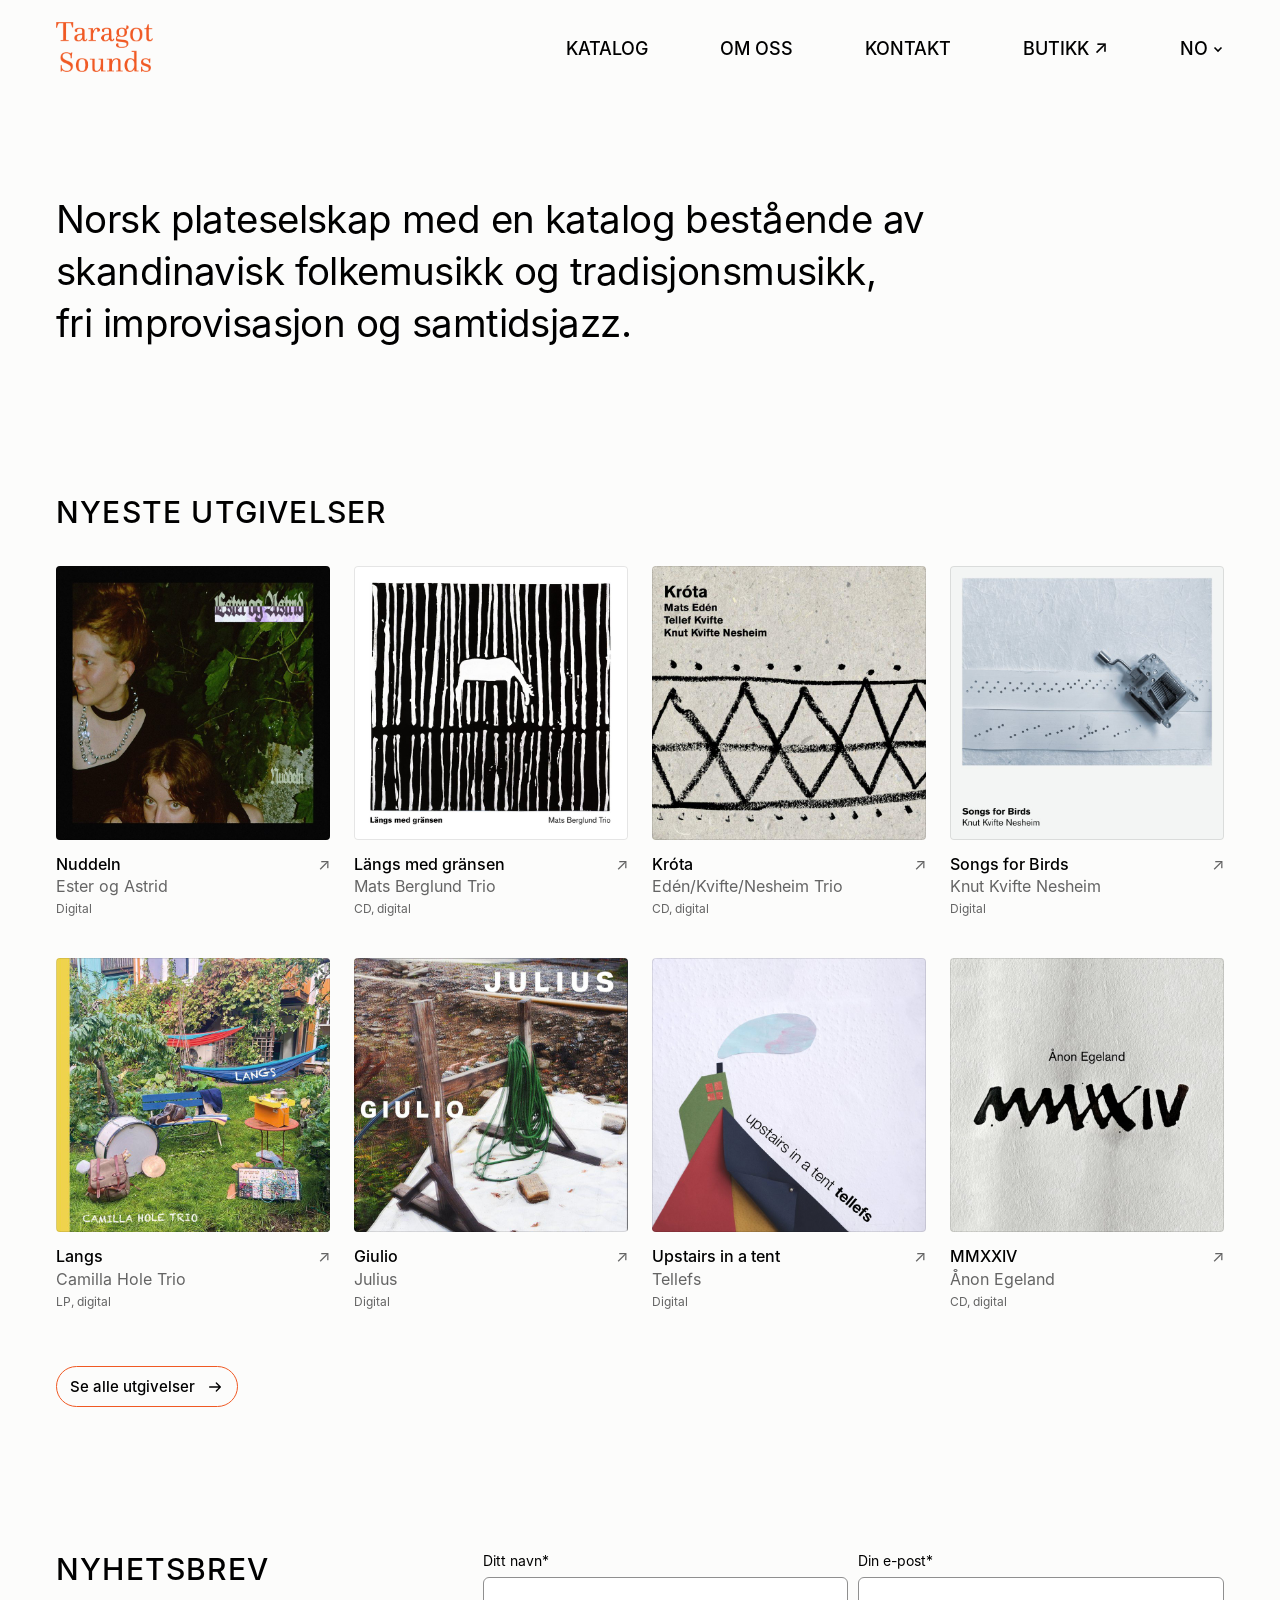
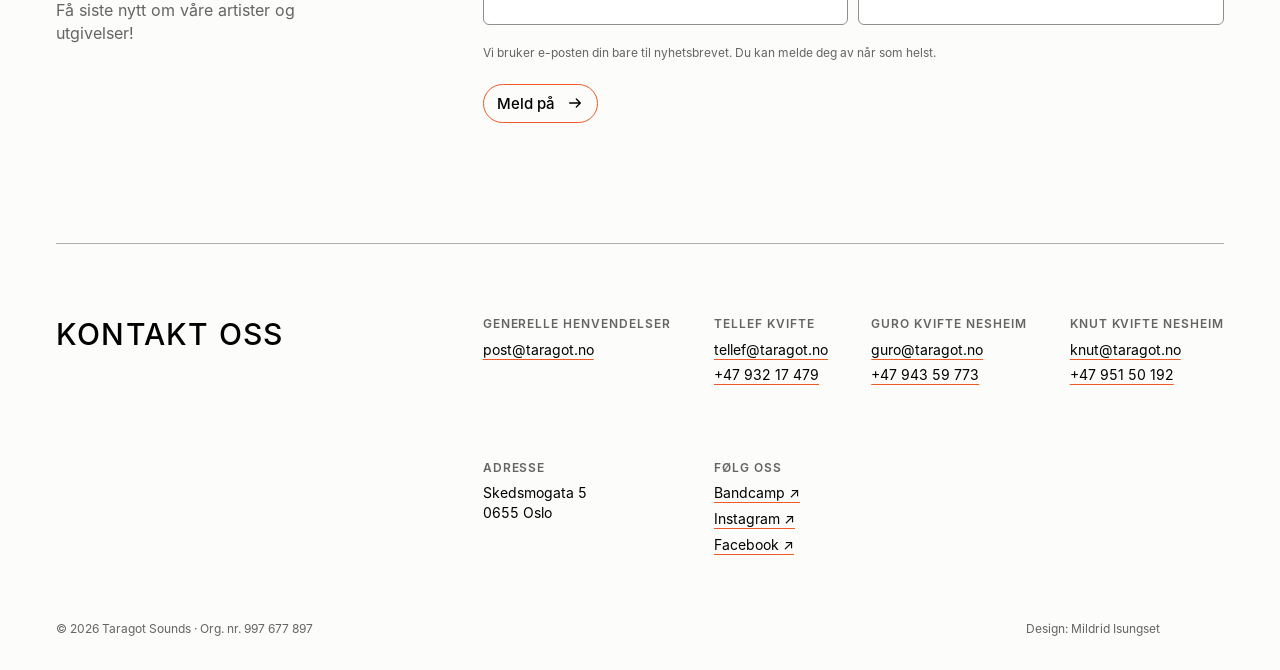
<file: index.html>
<!DOCTYPE html>
<html lang="nb">
<head>
  <meta charset="UTF-8">
  <meta name="viewport" content="width=device-width, initial-scale=1.0">
  <title>Taragot Sounds</title>
  <meta name="description" content="Norsk plateselskap med en katalog bestående av skandinavisk folkemusikk og tradisjonsmusikk, fri improvisasjon og samtidsjazz.">

  <!-- Ikoner i nettleserfanen og på hjemskjermen -->
  <link rel="icon" type="image/png" sizes="32x32" href="favicon-32.png">
  <link rel="apple-touch-icon" href="apple-touch-icon.png">

  <!-- Forhåndsvisning når siden deles (Facebook, Messenger, Slack o.l.) -->
  <meta property="og:type" content="website">
  <meta property="og:site_name" content="Taragot Sounds">
  <meta property="og:title" content="Taragot Sounds">
  <meta property="og:description" content="Norsk plateselskap med en katalog bestående av skandinavisk folkemusikk og tradisjonsmusikk, fri improvisasjon og samtidsjazz.">
  <meta property="og:image" content="https://nettside.5b.no/bilder/deling.jpg">
  <meta property="og:locale" content="nb_NO">
  <meta name="twitter:card" content="summary_large_image">

  <!-- Skriften Inter ligger på nettsiden (skrift/), ikke hos Google. -->

  <!-- tokens.css: farger, fonter og størrelser. stil.css: felles oppsett for alle sider. -->
  <link rel="stylesheet" href="tokens.css">
  <link rel="stylesheet" href="stil.css">
</head>
<body>
  <a class="hopp" href="#innhold">Hopp til innhold</a>


  <header class="nav" id="nav">
    <a class="logo" href="index.html" aria-label="Taragot Sounds — til forsiden">
      <img src="bilder/logo.png" alt="Taragot Sounds" width="97" height="50">
    </a>

    <nav class="nav-lenker" id="meny" aria-label="Hovedmeny">
      <a href="katalog.html">Katalog</a>
      <a href="om-oss.html">Om oss</a>
      <a href="#kontakt">Kontakt</a>
      <a href="https://taragot.bandcamp.com/" target="_blank" rel="noopener">Butikk&nbsp;<span aria-hidden="true">↗</span><span class="sr-only"> på Bandcamp (åpnes i ny fane)</span></a>
      <div class="sprakvelger" id="sprakvelger">
        <button class="sprak" id="sprak-knapp" aria-haspopup="true" aria-expanded="false" aria-controls="sprak-liste">
          <span class="sr-only">Språk: </span>NO
          <svg viewBox="0 0 12 12" fill="none" stroke="currentColor" stroke-width="1.6" aria-hidden="true"><path d="M2.5 4.5 6 8l3.5-3.5"/></svg>
        </button>
        <ul class="sprak-liste" id="sprak-liste" hidden>
          <li><a href="index.html" lang="nb" aria-current="true">Norsk</a></li>
          <li><a href="en/index.html" lang="en" hreflang="en">English</a></li>
        </ul>
      </div>
      <div class="meny-mobil">
        <ul class="meny-some">
          <li><a href="https://www.instagram.com/taragotsounds/" target="_blank" rel="noopener">Instagram&nbsp;<span aria-hidden="true">↗</span><span class="sr-only"> (åpnes i ny fane)</span></a></li>
          <li><a href="https://www.facebook.com/taragotsounds" target="_blank" rel="noopener">Facebook&nbsp;<span aria-hidden="true">↗</span><span class="sr-only"> (åpnes i ny fane)</span></a></li>
        </ul>
      </div>
    </nav>

    <button class="meny-knapp" id="meny-knapp" aria-label="Åpne meny" aria-expanded="false" aria-controls="meny">
      <svg class="ikon-meny" viewBox="0 0 24 24" fill="none" stroke="currentColor" stroke-width="1.6" stroke-linecap="round" aria-hidden="true"><path d="M4 7h16M4 12h16M4 17h16"/></svg>
      <svg class="ikon-lukk" viewBox="0 0 24 24" fill="none" stroke="currentColor" stroke-width="1.6" stroke-linecap="round" aria-hidden="true"><path d="M6 6l12 12M18 6 6 18"/></svg>
    </button>
  </header>

  <main id="innhold" tabindex="-1">
    <section class="intro">
      <h1>Norsk plateselskap med en katalog bestående av skandinavisk folkemusikk og
        tradisjonsmusikk, fri&nbsp;improvisasjon og samtidsjazz.</h1>
    </section>

    <section class="innhold" id="utgivelser">
      <div class="utgivelser-topp">
        <h2 class="tittel">Nyeste utgivelser</h2>
        <div class="pilknapper">
          <button class="pil" id="pil-forrige" aria-label="Forrige utgivelse" disabled>
            <svg viewBox="0 0 18 18" fill="none" stroke="currentColor" stroke-width="1.5" stroke-linecap="round" stroke-linejoin="round" aria-hidden="true"><path d="M15 9H3M7.5 4.5 3 9l4.5 4.5"/></svg>
          </button>
          <button class="pil" id="pil-neste" aria-label="Neste utgivelse">
            <svg viewBox="0 0 18 18" fill="none" stroke="currentColor" stroke-width="1.5" stroke-linecap="round" stroke-linejoin="round" aria-hidden="true"><path d="M3 9h12M10.5 4.5 15 9l-4.5 4.5"/></svg>
          </button>
        </div>
      </div>

      <!-- Coverbilder ligger i bilder/covers/ (800×800 px, JPG).
           Mangler et bilde, vises tittelen som plassholder. -->
      <div class="kort-rad karusell" id="kort-rad">
        <a class="kort" href="https://taragot.bandcamp.com/album/nuddeln" target="_blank" rel="noopener" data-slipp="2026-11-21"><div class="cover">Nuddeln<img src="bilder/covers/nuddeln.jpg" alt="" loading="lazy" onerror="this.remove()"><span class="slipp-merke">Slippes 21. nov.</span></div><h3>Nuddeln<span class="pil-ut" aria-hidden="true">↗</span></h3><p class="artist">Ester og Astrid</p><p class="format">Digital</p><span class="sr-only"> – forhåndslytt på Bandcamp (åpnes i ny fane)</span></a>
        <a class="kort" href="https://taragot.bandcamp.com/album/l-ngs-med-gr-nsen" target="_blank" rel="noopener"><div class="cover">Längs med gränsen<img src="bilder/covers/langs-med-gransen.jpg" alt="" loading="lazy" onerror="this.remove()"></div><h3>Längs med gränsen<span class="pil-ut" aria-hidden="true">↗</span></h3><p class="artist">Mats Berglund Trio</p><p class="format">CD, digital</p><span class="sr-only"> – hør på Bandcamp (åpnes i ny fane)</span></a>
        <a class="kort" href="https://taragot.bandcamp.com/album/kr-ta" target="_blank" rel="noopener"><div class="cover">Króta<img src="bilder/covers/krota.jpg" alt="" loading="lazy" onerror="this.remove()"></div><h3>Króta<span class="pil-ut" aria-hidden="true">↗</span></h3><p class="artist">Edén/Kvifte/Nesheim Trio</p><p class="format">CD, digital</p><span class="sr-only"> – hør på Bandcamp (åpnes i ny fane)</span></a>
        <a class="kort" href="https://knutkviftenesheim.bandcamp.com/album/songs-for-birds" target="_blank" rel="noopener"><div class="cover">Songs for Birds<img src="bilder/covers/songs-for-birds.jpg" alt="" loading="lazy" onerror="this.remove()"></div><h3>Songs for Birds<span class="pil-ut" aria-hidden="true">↗</span></h3><p class="artist">Knut Kvifte Nesheim</p><p class="format">Digital</p><span class="sr-only"> – hør på Bandcamp (åpnes i ny fane)</span></a>
        <a class="kort" href="https://camillaholetrio.bandcamp.com/album/langs" target="_blank" rel="noopener"><div class="cover">Langs<img src="bilder/covers/langs.jpg" alt="" loading="lazy" onerror="this.remove()"></div><h3>Langs<span class="pil-ut" aria-hidden="true">↗</span></h3><p class="artist">Camilla Hole Trio</p><p class="format">LP, digital</p><span class="sr-only"> – hør på Bandcamp (åpnes i ny fane)</span></a>
        <a class="kort" href="https://taragot.bandcamp.com/track/giulio" target="_blank" rel="noopener"><div class="cover">Giulio<img src="bilder/covers/giulio.jpg" alt="" loading="lazy" onerror="this.remove()"></div><h3>Giulio<span class="pil-ut" aria-hidden="true">↗</span></h3><p class="artist">Julius</p><p class="format">Digital</p><span class="sr-only"> – hør på Bandcamp (åpnes i ny fane)</span></a>
        <a class="kort" href="https://tellefkvifte.bandcamp.com/album/upstairs-in-a-tent" target="_blank" rel="noopener"><div class="cover">Upstairs in a tent<img src="bilder/covers/upstairs-in-a-tent.jpg" alt="" loading="lazy" onerror="this.remove()"></div><h3>Upstairs in a tent<span class="pil-ut" aria-hidden="true">↗</span></h3><p class="artist">Tellefs</p><p class="format">Digital</p><span class="sr-only"> – hør på Bandcamp (åpnes i ny fane)</span></a>
        <a class="kort" href="https://taragot.bandcamp.com/album/non-egeland-mmxxiv" target="_blank" rel="noopener"><div class="cover">MMXXIV<img src="bilder/covers/mmxxiv.jpg" alt="" loading="lazy" onerror="this.remove()"></div><h3>MMXXIV<span class="pil-ut" aria-hidden="true">↗</span></h3><p class="artist">Ånon Egeland</p><p class="format">CD, digital</p><span class="sr-only"> – hør på Bandcamp (åpnes i ny fane)</span></a>
      </div>

      <div class="se-alle">
        <a class="knapp" href="katalog.html">Se alle utgivelser
          <svg viewBox="0 0 18 18" fill="none" stroke="currentColor" stroke-width="1.5" stroke-linecap="round" stroke-linejoin="round" aria-hidden="true"><path d="M3 9h12M10.5 4.5 15 9l-4.5 4.5"/></svg>
        </a>
      </div>
    </section>

    <section class="nyhetsbrev to-kol" aria-live="polite">
      <div>
        <h2 class="tittel">Nyhetsbrev</h2>
        <p class="ingress">Få siste nytt om våre artister og utgivelser!</p>
      </div>
      <form id="paamelding">
        <div class="felter">
          <div class="felt">
            <label for="navn">Ditt navn*</label>
            <input id="navn" type="text" autocomplete="name" maxlength="200" required>
          </div>
          <div class="felt">
            <label for="epost">Din e-post*</label>
            <input id="epost" type="email" autocomplete="email" required>
          </div>
        </div>
        <p class="personvern">Vi bruker e-posten din bare til nyhetsbrevet. Du kan melde deg av når som helst.</p>
        <button class="knapp" type="submit">Meld på
          <svg viewBox="0 0 18 18" fill="none" stroke="currentColor" stroke-width="1.5" stroke-linecap="round" stroke-linejoin="round" aria-hidden="true"><path d="M3 9h12M10.5 4.5 15 9l-4.5 4.5"/></svg>
        </button>
        <p class="skjema-feil" id="skjema-feil" role="alert" hidden></p>
      </form>
      <div class="bekreftelse" id="bekreftelse" tabindex="-1" hidden>
        <span class="bekreftelse-ikon" aria-hidden="true"><svg viewBox="0 0 24 24" fill="none" stroke="currentColor" stroke-width="1.8" stroke-linecap="round" stroke-linejoin="round"><path d="M5 12.5l4.5 4.5L19 7.5"/></svg></span>
        <div>
          <h3 class="bekreftelse-tittel">Takk, du er påmeldt!</h3>
          <p class="bekreftelse-tekst">Vi sender nyheter om artister og utgivelser til <strong id="bekreftet-epost"></strong>.</p>
          <button class="tekstknapp" type="button" id="ny-paamelding">Meld på en annen e-post</button>
        </div>
      </div>
    </section>

  </main>

    <footer id="kontakt">
    <div class="footer-kontakt">
      <div>
        <h2 class="tittel">Kontakt oss</h2>
      </div>
      <div class="footer-grid">
        <div class="footer-kol footer-kol--person">
          <h3>Generelle henvendelser</h3>
          <ul>
            <li><a class="lenke" href="mailto:post@taragot.no">post@taragot.no</a></li>
          </ul>
        </div>
        <div class="footer-kol footer-kol--person">
          <h3>Tellef Kvifte</h3>
          <ul>
            <li><a class="lenke" href="mailto:tellef@taragot.no">tellef@taragot.no</a></li>
            <li><a class="lenke" href="tel:+4793217479">+47 932 17 479</a></li>
          </ul>
        </div>
        <div class="footer-kol footer-kol--person">
          <h3>Guro Kvifte Nesheim</h3>
          <ul>
            <li><a class="lenke" href="mailto:guro@taragot.no">guro@taragot.no</a></li>
            <li><a class="lenke" href="tel:+4794359773">+47 943 59 773</a></li>
          </ul>
        </div>
        <div class="footer-kol footer-kol--person">
          <h3>Knut Kvifte Nesheim</h3>
          <ul>
            <li><a class="lenke" href="mailto:knut@taragot.no">knut@taragot.no</a></li>
            <li><a class="lenke" href="tel:+4795150192">+47 951 50 192</a></li>
          </ul>
        </div>
        <div class="footer-kol">
          <h3>Adresse</h3>
          <p>Skedsmogata 5<br>0655 Oslo</p>
        </div>
        <div class="footer-kol">
          <h3>Følg oss</h3>
          <ul>
            <li><a class="lenke" href="https://taragot.bandcamp.com/" target="_blank" rel="noopener">Bandcamp&nbsp;<span aria-hidden="true">↗</span><span class="sr-only"> (åpnes i ny fane)</span></a></li>
            <li><a class="lenke" href="https://www.instagram.com/taragotsounds/" target="_blank" rel="noopener">Instagram&nbsp;<span aria-hidden="true">↗</span><span class="sr-only"> (åpnes i ny fane)</span></a></li>
            <li><a class="lenke" href="https://www.facebook.com/taragotsounds" target="_blank" rel="noopener">Facebook&nbsp;<span aria-hidden="true">↗</span><span class="sr-only"> (åpnes i ny fane)</span></a></li>
          </ul>
        </div>
      </div>
    </div>
    <div class="footer-bunn">
      <span>© 2026 Taragot Sounds · Org. nr. 997 677 897</span>
      <span class="kreditering">Design: Mildrid Isungset</span>
    </div>
  </footer>

  <a class="til-toppen" href="#" aria-label="Til toppen"><svg viewBox="0 0 24 24" fill="none" stroke="currentColor" stroke-width="1.6" stroke-linecap="round" stroke-linejoin="round" aria-hidden="true"><path d="M12 19V5M6 11l6-6 6 6"/></svg></a>

  <script src="felles.js"></script>

</body>
</html>
</file>
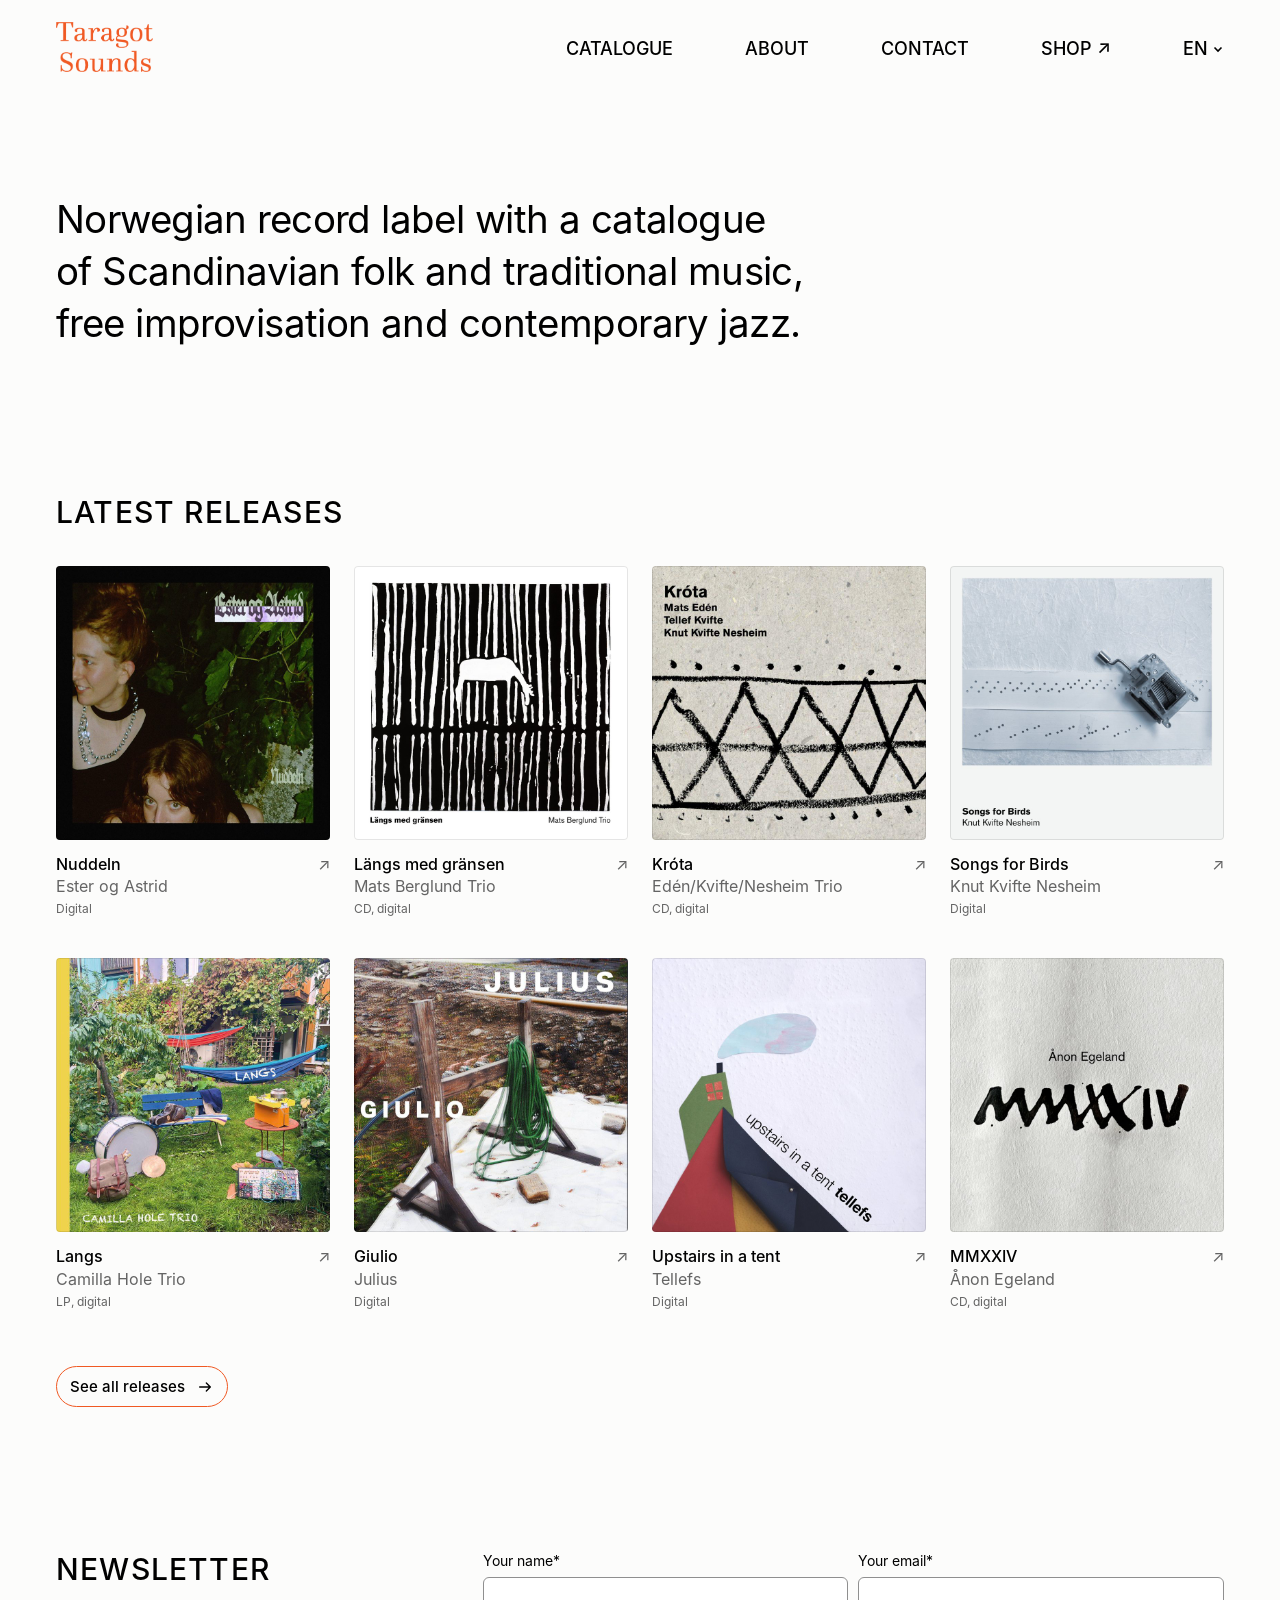
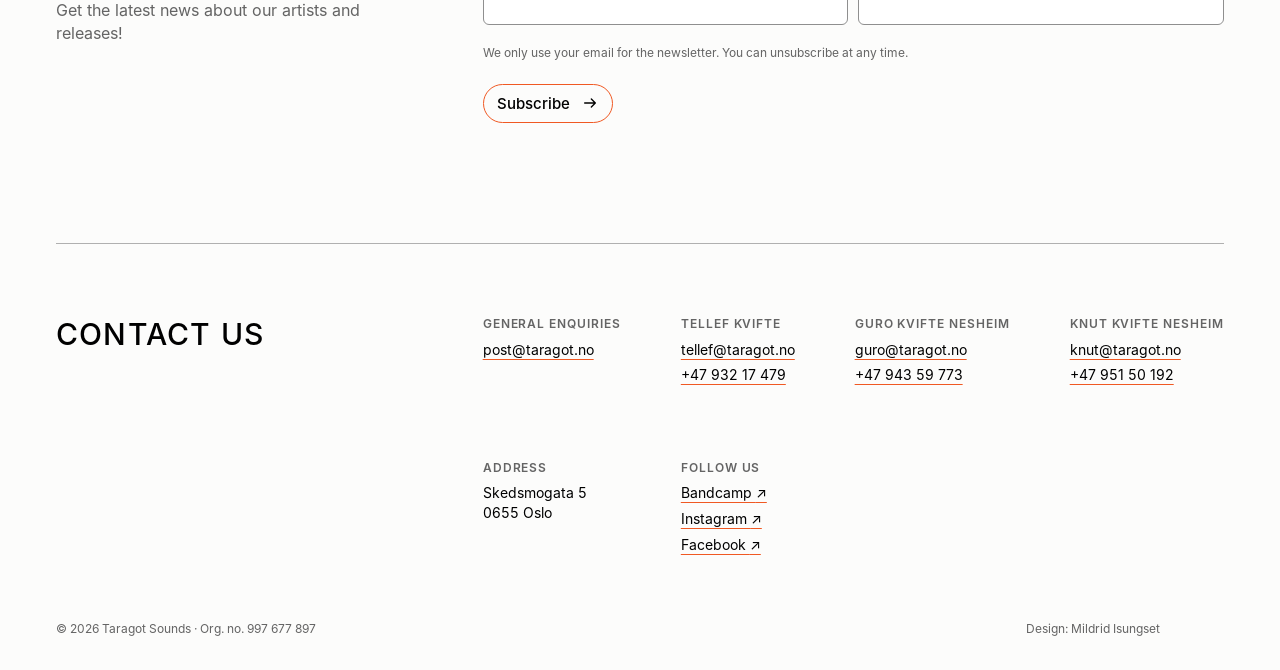
<file: en/index.html>
<!DOCTYPE html>
<html lang="en">
<head>
  <meta charset="UTF-8">
  <meta name="viewport" content="width=device-width, initial-scale=1.0">
  <title>Taragot Sounds</title>
  <meta name="description" content="Norwegian record label with a catalogue of Scandinavian folk and traditional music, free improvisation and contemporary jazz.">

  <!-- Ikoner i nettleserfanen og på hjemskjermen -->
  <link rel="icon" type="image/png" sizes="32x32" href="../favicon-32.png">
  <link rel="apple-touch-icon" href="../apple-touch-icon.png">

  <!-- Forhåndsvisning når siden deles (Facebook, Messenger, Slack o.l.) -->
  <meta property="og:type" content="website">
  <meta property="og:site_name" content="Taragot Sounds">
  <meta property="og:title" content="Taragot Sounds">
  <meta property="og:description" content="Norwegian record label with a catalogue of Scandinavian folk and traditional music, free improvisation and contemporary jazz.">
  <meta property="og:image" content="https://nettside.5b.no/bilder/deling.jpg">
  <meta property="og:locale" content="en_GB">
  <meta name="twitter:card" content="summary_large_image">

  <!-- Skriften Inter ligger på nettsiden (skrift/), ikke hos Google. -->

  <!-- tokens.css: farger, fonter og størrelser. stil.css: felles oppsett for alle sider. -->
  <link rel="stylesheet" href="../tokens.css">
  <link rel="stylesheet" href="../stil.css">
</head>
<body>
  <a class="hopp" href="#innhold">Skip to content</a>


  <header class="nav" id="nav">
    <a class="logo" href="index.html" aria-label="Taragot Sounds — home">
      <img src="../bilder/logo.png" alt="Taragot Sounds" width="97" height="50">
    </a>

    <nav class="nav-lenker" id="meny" aria-label="Main menu">
      <a href="catalogue.html">Catalogue</a>
      <a href="about.html">About</a>
      <a href="#kontakt">Contact</a>
      <a href="https://taragot.bandcamp.com/" target="_blank" rel="noopener">Shop&nbsp;<span aria-hidden="true">↗</span><span class="sr-only"> on Bandcamp (opens in a new tab)</span></a>
      <div class="sprakvelger" id="sprakvelger">
        <button class="sprak" id="sprak-knapp" aria-haspopup="true" aria-expanded="false" aria-controls="sprak-liste">
          <span class="sr-only">Language: </span>EN
          <svg viewBox="0 0 12 12" fill="none" stroke="currentColor" stroke-width="1.6" aria-hidden="true"><path d="M2.5 4.5 6 8l3.5-3.5"/></svg>
        </button>
        <ul class="sprak-liste" id="sprak-liste" hidden>
          <li><a href="../index.html" lang="nb" hreflang="nb">Norsk</a></li>
          <li><a href="index.html" lang="en" aria-current="true">English</a></li>
        </ul>
      </div>
      <div class="meny-mobil">
        <ul class="meny-some">
          <li><a href="https://www.instagram.com/taragotsounds/" target="_blank" rel="noopener">Instagram&nbsp;<span aria-hidden="true">↗</span><span class="sr-only"> (opens in a new tab)</span></a></li>
          <li><a href="https://www.facebook.com/taragotsounds" target="_blank" rel="noopener">Facebook&nbsp;<span aria-hidden="true">↗</span><span class="sr-only"> (opens in a new tab)</span></a></li>
        </ul>
      </div>
    </nav>

    <button class="meny-knapp" id="meny-knapp" aria-label="Open menu" aria-expanded="false" aria-controls="meny">
      <svg class="ikon-meny" viewBox="0 0 24 24" fill="none" stroke="currentColor" stroke-width="1.6" stroke-linecap="round" aria-hidden="true"><path d="M4 7h16M4 12h16M4 17h16"/></svg>
      <svg class="ikon-lukk" viewBox="0 0 24 24" fill="none" stroke="currentColor" stroke-width="1.6" stroke-linecap="round" aria-hidden="true"><path d="M6 6l12 12M18 6 6 18"/></svg>
    </button>
  </header>

  <main id="innhold" tabindex="-1">
    <section class="intro">
      <h1>Norwegian record label with a catalogue of Scandinavian folk and
        traditional music, free&nbsp;improvisation and contemporary jazz.</h1>
    </section>

    <section class="innhold" id="utgivelser">
      <div class="utgivelser-topp">
        <h2 class="tittel">Latest releases</h2>
        <div class="pilknapper">
          <button class="pil" id="pil-forrige" aria-label="Previous release" disabled>
            <svg viewBox="0 0 18 18" fill="none" stroke="currentColor" stroke-width="1.5" stroke-linecap="round" stroke-linejoin="round" aria-hidden="true"><path d="M15 9H3M7.5 4.5 3 9l4.5 4.5"/></svg>
          </button>
          <button class="pil" id="pil-neste" aria-label="Next release">
            <svg viewBox="0 0 18 18" fill="none" stroke="currentColor" stroke-width="1.5" stroke-linecap="round" stroke-linejoin="round" aria-hidden="true"><path d="M3 9h12M10.5 4.5 15 9l-4.5 4.5"/></svg>
          </button>
        </div>
      </div>

      <!-- Coverbilder ligger i bilder/covers/ (800×800 px, JPG).
           Mangler et bilde, vises tittelen som plassholder. -->
      <div class="kort-rad karusell" id="kort-rad">
        <a class="kort" href="https://taragot.bandcamp.com/album/nuddeln" target="_blank" rel="noopener" data-slipp="2026-11-21"><div class="cover">Nuddeln<img src="../bilder/covers/nuddeln.jpg" alt="" loading="lazy" onerror="this.remove()"><span class="slipp-merke">Out 21 Nov</span></div><h3>Nuddeln<span class="pil-ut" aria-hidden="true">↗</span></h3><p class="artist">Ester og Astrid</p><p class="format">Digital</p><span class="sr-only"> – pre-listen on Bandcamp (opens in a new tab)</span></a>
        <a class="kort" href="https://taragot.bandcamp.com/album/l-ngs-med-gr-nsen" target="_blank" rel="noopener"><div class="cover">Längs med gränsen<img src="../bilder/covers/langs-med-gransen.jpg" alt="" loading="lazy" onerror="this.remove()"></div><h3>Längs med gränsen<span class="pil-ut" aria-hidden="true">↗</span></h3><p class="artist">Mats Berglund Trio</p><p class="format">CD, digital</p><span class="sr-only"> – listen on Bandcamp (opens in a new tab)</span></a>
        <a class="kort" href="https://taragot.bandcamp.com/album/kr-ta" target="_blank" rel="noopener"><div class="cover">Króta<img src="../bilder/covers/krota.jpg" alt="" loading="lazy" onerror="this.remove()"></div><h3>Króta<span class="pil-ut" aria-hidden="true">↗</span></h3><p class="artist">Edén/Kvifte/Nesheim Trio</p><p class="format">CD, digital</p><span class="sr-only"> – listen on Bandcamp (opens in a new tab)</span></a>
        <a class="kort" href="https://knutkviftenesheim.bandcamp.com/album/songs-for-birds" target="_blank" rel="noopener"><div class="cover">Songs for Birds<img src="../bilder/covers/songs-for-birds.jpg" alt="" loading="lazy" onerror="this.remove()"></div><h3>Songs for Birds<span class="pil-ut" aria-hidden="true">↗</span></h3><p class="artist">Knut Kvifte Nesheim</p><p class="format">Digital</p><span class="sr-only"> – listen on Bandcamp (opens in a new tab)</span></a>
        <a class="kort" href="https://camillaholetrio.bandcamp.com/album/langs" target="_blank" rel="noopener"><div class="cover">Langs<img src="../bilder/covers/langs.jpg" alt="" loading="lazy" onerror="this.remove()"></div><h3>Langs<span class="pil-ut" aria-hidden="true">↗</span></h3><p class="artist">Camilla Hole Trio</p><p class="format">LP, digital</p><span class="sr-only"> – listen on Bandcamp (opens in a new tab)</span></a>
        <a class="kort" href="https://taragot.bandcamp.com/track/giulio" target="_blank" rel="noopener"><div class="cover">Giulio<img src="../bilder/covers/giulio.jpg" alt="" loading="lazy" onerror="this.remove()"></div><h3>Giulio<span class="pil-ut" aria-hidden="true">↗</span></h3><p class="artist">Julius</p><p class="format">Digital</p><span class="sr-only"> – listen on Bandcamp (opens in a new tab)</span></a>
        <a class="kort" href="https://tellefkvifte.bandcamp.com/album/upstairs-in-a-tent" target="_blank" rel="noopener"><div class="cover">Upstairs in a tent<img src="../bilder/covers/upstairs-in-a-tent.jpg" alt="" loading="lazy" onerror="this.remove()"></div><h3>Upstairs in a tent<span class="pil-ut" aria-hidden="true">↗</span></h3><p class="artist">Tellefs</p><p class="format">Digital</p><span class="sr-only"> – listen on Bandcamp (opens in a new tab)</span></a>
        <a class="kort" href="https://taragot.bandcamp.com/album/non-egeland-mmxxiv" target="_blank" rel="noopener"><div class="cover">MMXXIV<img src="../bilder/covers/mmxxiv.jpg" alt="" loading="lazy" onerror="this.remove()"></div><h3>MMXXIV<span class="pil-ut" aria-hidden="true">↗</span></h3><p class="artist">Ånon Egeland</p><p class="format">CD, digital</p><span class="sr-only"> – listen on Bandcamp (opens in a new tab)</span></a>
      </div>

      <div class="se-alle">
        <a class="knapp" href="catalogue.html">See all releases
          <svg viewBox="0 0 18 18" fill="none" stroke="currentColor" stroke-width="1.5" stroke-linecap="round" stroke-linejoin="round" aria-hidden="true"><path d="M3 9h12M10.5 4.5 15 9l-4.5 4.5"/></svg>
        </a>
      </div>
    </section>

    <section class="nyhetsbrev to-kol" aria-live="polite">
      <div>
        <h2 class="tittel">Newsletter</h2>
        <p class="ingress">Get the latest news about our artists and releases!</p>
      </div>
      <form id="paamelding">
        <div class="felter">
          <div class="felt">
            <label for="navn">Your name*</label>
            <input id="navn" type="text" autocomplete="name" maxlength="200" required>
          </div>
          <div class="felt">
            <label for="epost">Your email*</label>
            <input id="epost" type="email" autocomplete="email" required>
          </div>
        </div>
        <p class="personvern">We only use your email for the newsletter. You can unsubscribe at any time.</p>
        <button class="knapp" type="submit">Subscribe
          <svg viewBox="0 0 18 18" fill="none" stroke="currentColor" stroke-width="1.5" stroke-linecap="round" stroke-linejoin="round" aria-hidden="true"><path d="M3 9h12M10.5 4.5 15 9l-4.5 4.5"/></svg>
        </button>
        <p class="skjema-feil" id="skjema-feil" role="alert" hidden></p>
      </form>
      <div class="bekreftelse" id="bekreftelse" tabindex="-1" hidden>
        <span class="bekreftelse-ikon" aria-hidden="true"><svg viewBox="0 0 24 24" fill="none" stroke="currentColor" stroke-width="1.8" stroke-linecap="round" stroke-linejoin="round"><path d="M5 12.5l4.5 4.5L19 7.5"/></svg></span>
        <div>
          <h3 class="bekreftelse-tittel">Thank you, you’re subscribed!</h3>
          <p class="bekreftelse-tekst">We’ll send news about artists and releases to <strong id="bekreftet-epost"></strong>.</p>
          <button class="tekstknapp" type="button" id="ny-paamelding">Subscribe another email</button>
        </div>
      </div>
    </section>

  </main>

    <footer id="kontakt">
    <div class="footer-kontakt">
      <div>
        <h2 class="tittel">Contact us</h2>
      </div>
      <div class="footer-grid">
        <div class="footer-kol footer-kol--person">
          <h3>General enquiries</h3>
          <ul>
            <li><a class="lenke" href="mailto:post@taragot.no">post@taragot.no</a></li>
          </ul>
        </div>
        <div class="footer-kol footer-kol--person">
          <h3>Tellef Kvifte</h3>
          <ul>
            <li><a class="lenke" href="mailto:tellef@taragot.no">tellef@taragot.no</a></li>
            <li><a class="lenke" href="tel:+4793217479">+47 932 17 479</a></li>
          </ul>
        </div>
        <div class="footer-kol footer-kol--person">
          <h3>Guro Kvifte Nesheim</h3>
          <ul>
            <li><a class="lenke" href="mailto:guro@taragot.no">guro@taragot.no</a></li>
            <li><a class="lenke" href="tel:+4794359773">+47 943 59 773</a></li>
          </ul>
        </div>
        <div class="footer-kol footer-kol--person">
          <h3>Knut Kvifte Nesheim</h3>
          <ul>
            <li><a class="lenke" href="mailto:knut@taragot.no">knut@taragot.no</a></li>
            <li><a class="lenke" href="tel:+4795150192">+47 951 50 192</a></li>
          </ul>
        </div>
        <div class="footer-kol">
          <h3>Address</h3>
          <p>Skedsmogata 5<br>0655 Oslo</p>
        </div>
        <div class="footer-kol">
          <h3>Follow us</h3>
          <ul>
            <li><a class="lenke" href="https://taragot.bandcamp.com/" target="_blank" rel="noopener">Bandcamp&nbsp;<span aria-hidden="true">↗</span><span class="sr-only"> (opens in a new tab)</span></a></li>
            <li><a class="lenke" href="https://www.instagram.com/taragotsounds/" target="_blank" rel="noopener">Instagram&nbsp;<span aria-hidden="true">↗</span><span class="sr-only"> (opens in a new tab)</span></a></li>
            <li><a class="lenke" href="https://www.facebook.com/taragotsounds" target="_blank" rel="noopener">Facebook&nbsp;<span aria-hidden="true">↗</span><span class="sr-only"> (opens in a new tab)</span></a></li>
          </ul>
        </div>
      </div>
    </div>
    <div class="footer-bunn">
      <span>© 2026 Taragot Sounds · Org. no. 997 677 897</span>
      <span class="kreditering">Design: Mildrid Isungset</span>
    </div>
  </footer>

  <a class="til-toppen" href="#" aria-label="Back to top"><svg viewBox="0 0 24 24" fill="none" stroke="currentColor" stroke-width="1.6" stroke-linecap="round" stroke-linejoin="round" aria-hidden="true"><path d="M12 19V5M6 11l6-6 6 6"/></svg></a>

  <script src="../felles.js"></script>

</body>
</html>
</file>
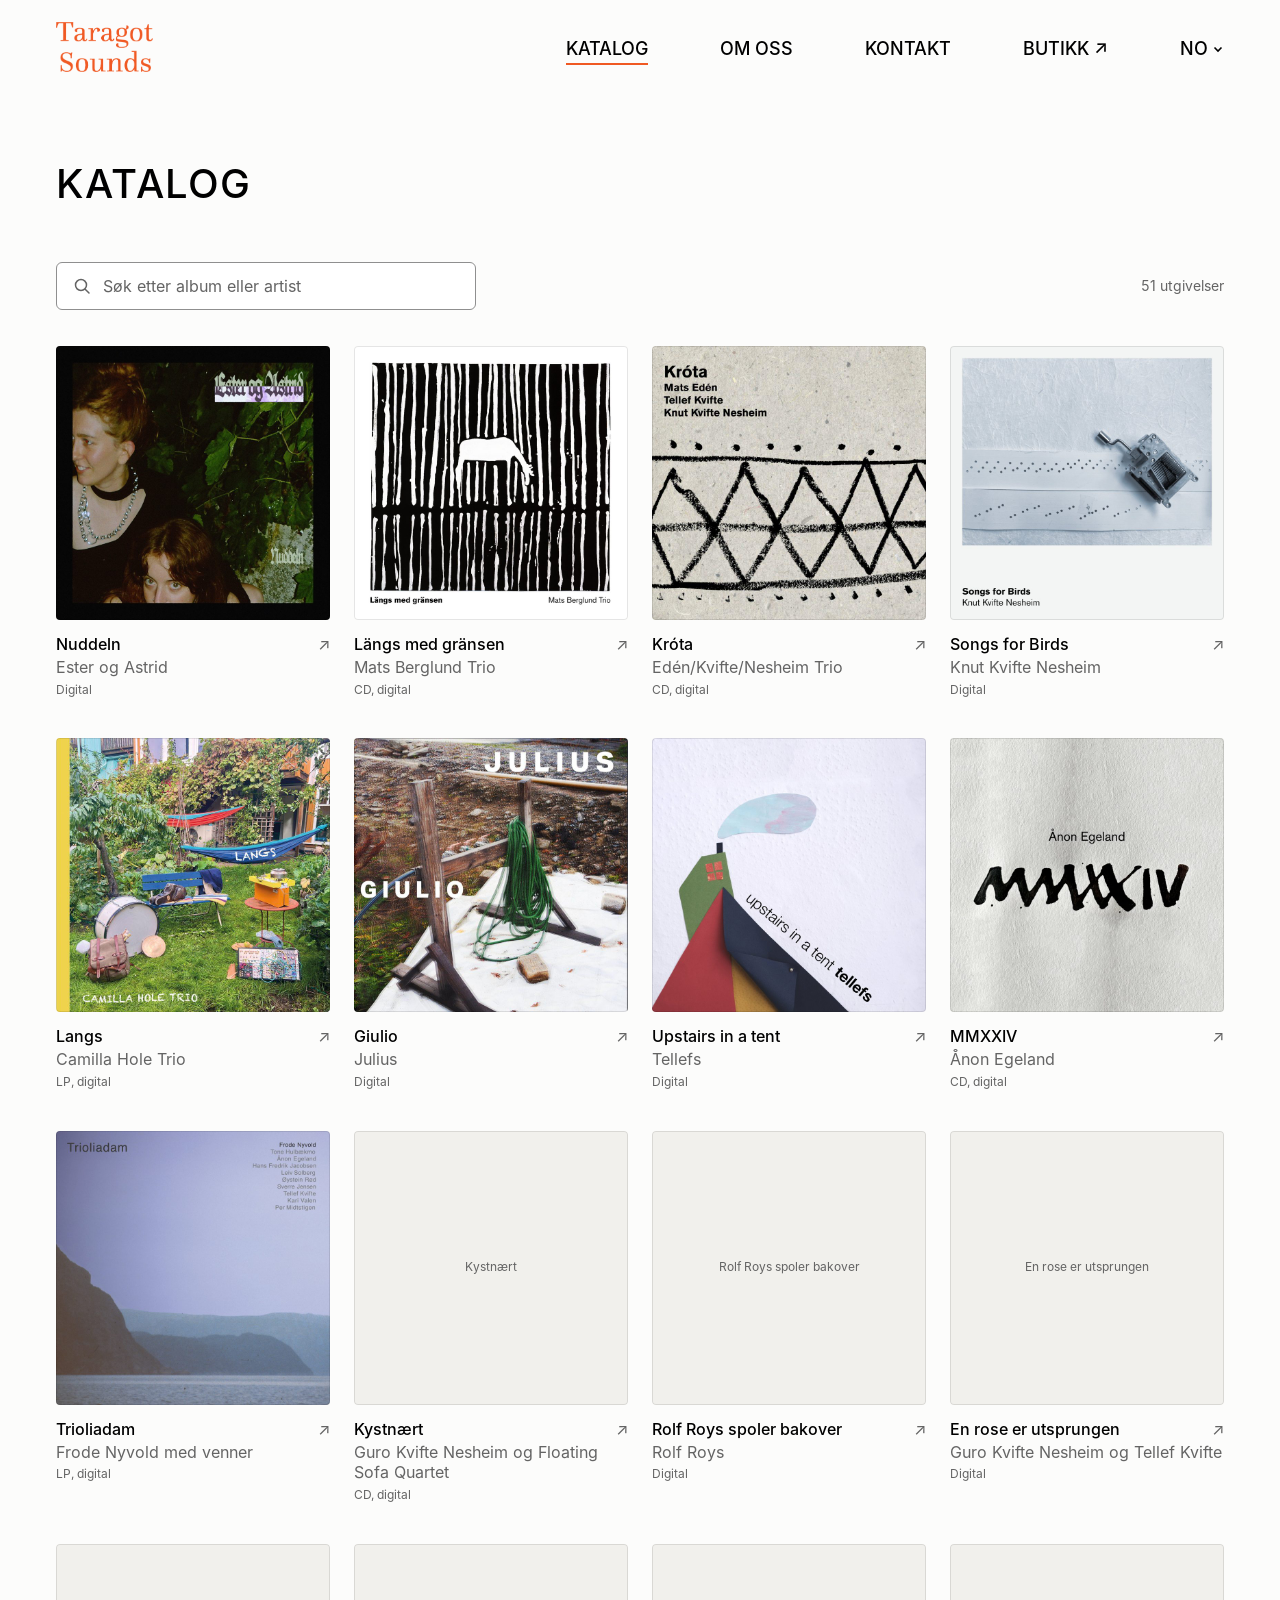
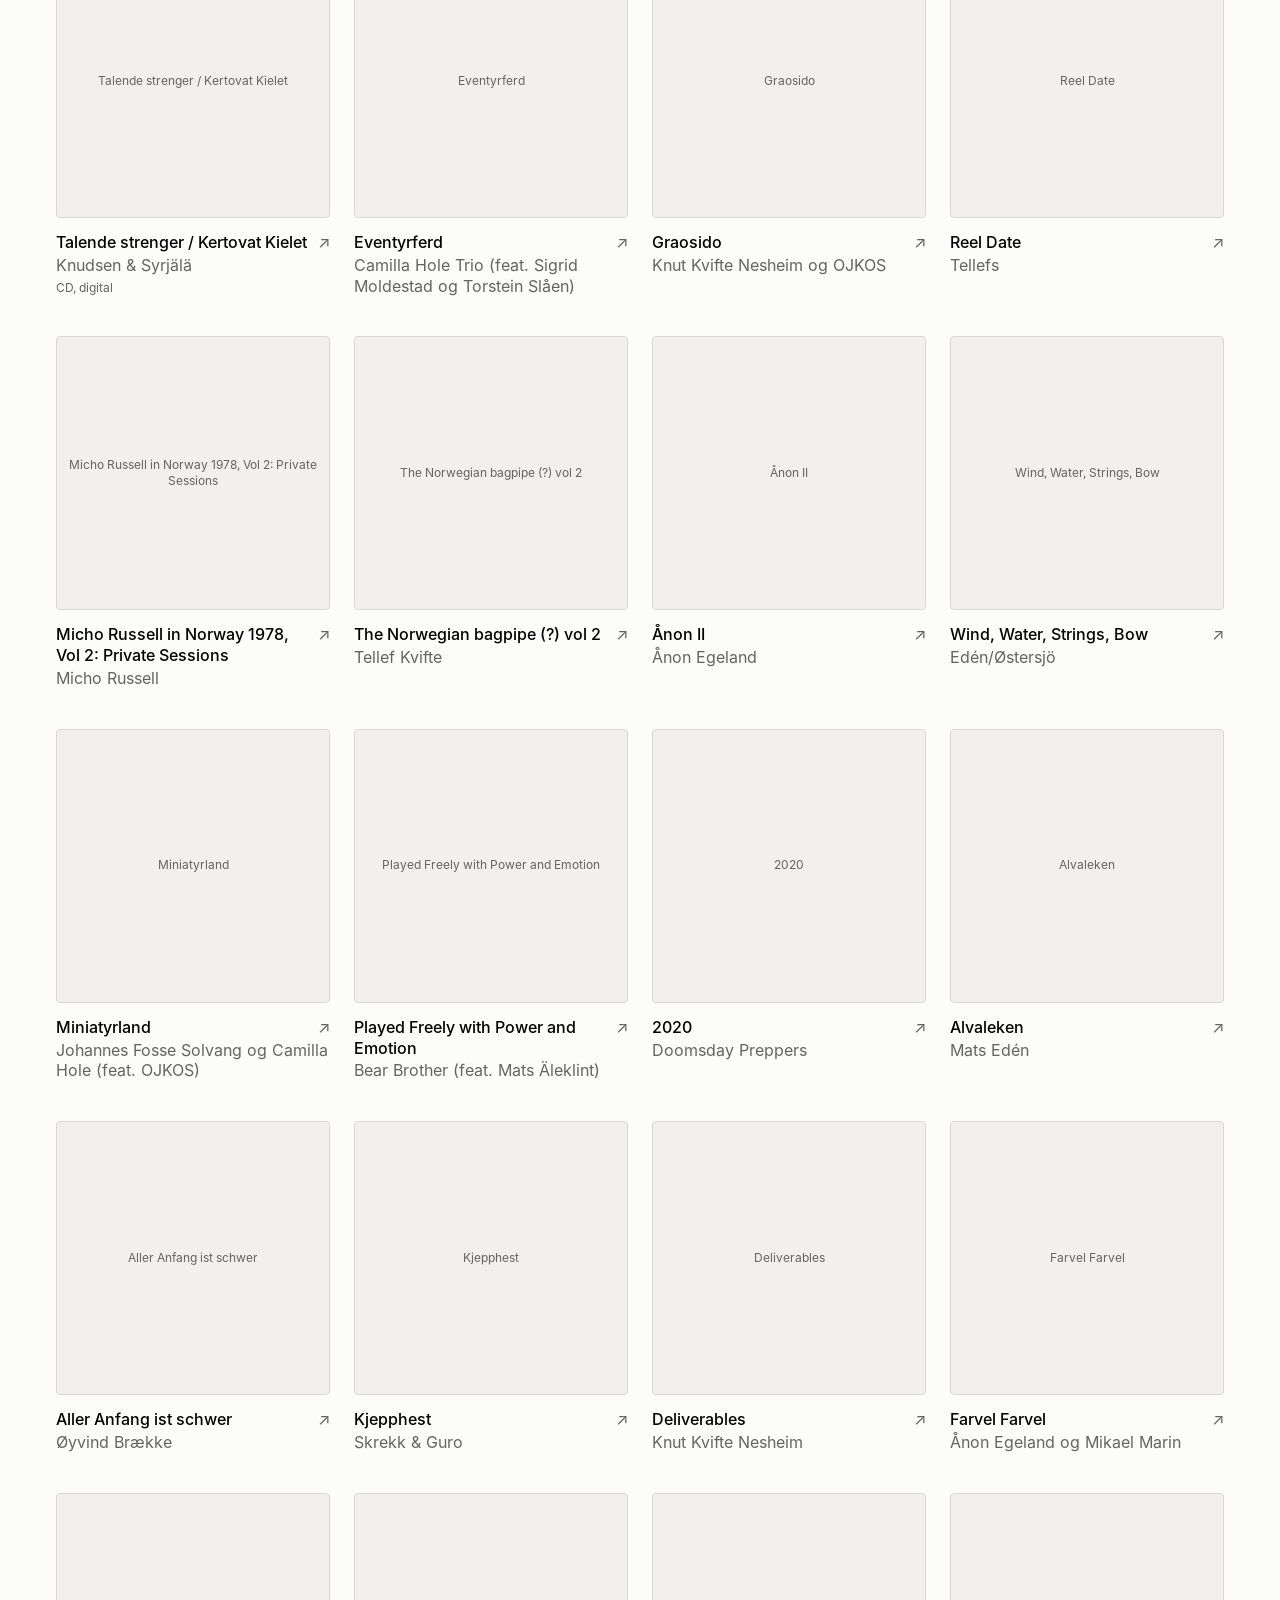
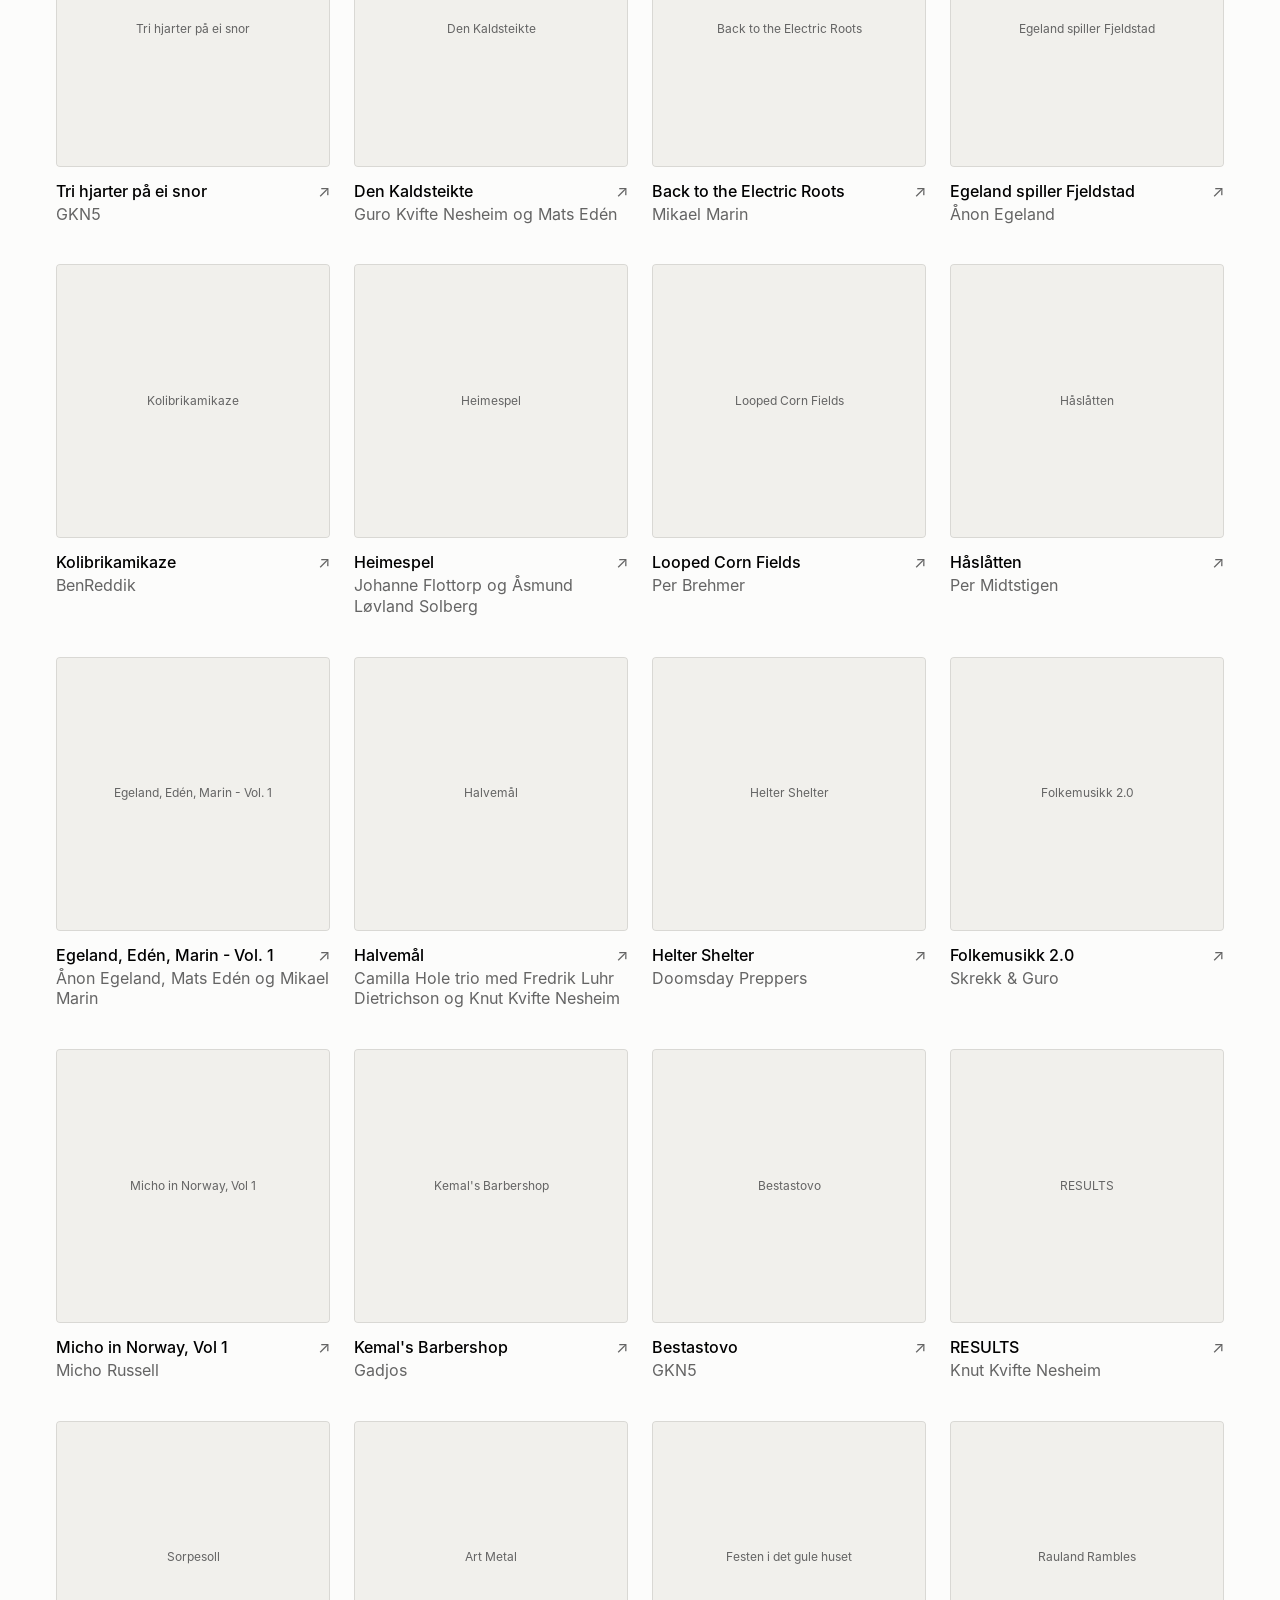
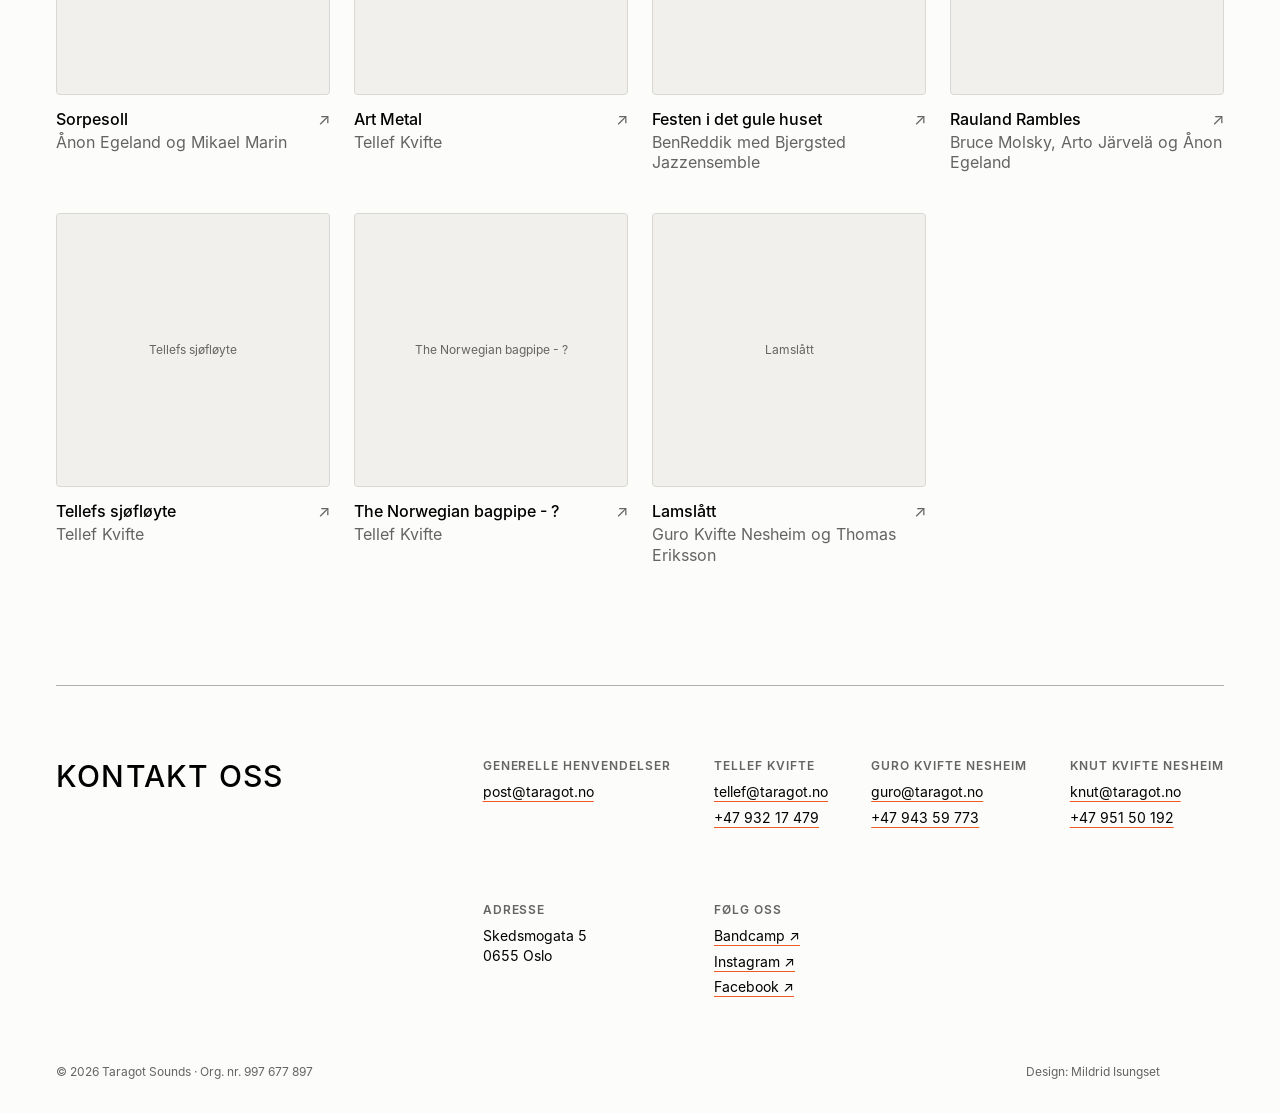
<file: katalog.html>
<!DOCTYPE html>
<html lang="nb">
<head>
  <meta charset="UTF-8">
  <meta name="viewport" content="width=device-width, initial-scale=1.0">
  <title>Katalog — Taragot Sounds</title>
  <meta name="description" content="Alle utgivelser fra Taragot Sounds.">

  <!-- Ikoner i nettleserfanen og på hjemskjermen -->
  <link rel="icon" type="image/png" sizes="32x32" href="favicon-32.png">
  <link rel="apple-touch-icon" href="apple-touch-icon.png">

  <!-- Forhåndsvisning når siden deles (Facebook, Messenger, Slack o.l.) -->
  <meta property="og:type" content="website">
  <meta property="og:site_name" content="Taragot Sounds">
  <meta property="og:title" content="Katalog — Taragot Sounds">
  <meta property="og:description" content="Alle utgivelser fra Taragot Sounds.">
  <meta property="og:image" content="https://nettside.5b.no/bilder/deling.jpg">
  <meta property="og:locale" content="nb_NO">
  <meta name="twitter:card" content="summary_large_image">

  <!-- Skriften Inter ligger på nettsiden (skrift/), ikke hos Google. -->

  <!-- tokens.css: farger, fonter og størrelser. stil.css: felles oppsett for alle sider. -->
  <link rel="stylesheet" href="tokens.css">
  <link rel="stylesheet" href="stil.css">
</head>
<body>
  <a class="hopp" href="#innhold">Hopp til innhold</a>


  <header class="nav" id="nav">
    <a class="logo" href="index.html" aria-label="Taragot Sounds — til forsiden">
      <img src="bilder/logo.png" alt="Taragot Sounds" width="97" height="50">
    </a>

    <nav class="nav-lenker" id="meny" aria-label="Hovedmeny">
      <a href="katalog.html" aria-current="page">Katalog</a>
      <a href="om-oss.html">Om oss</a>
      <a href="#kontakt">Kontakt</a>
      <a href="https://taragot.bandcamp.com/" target="_blank" rel="noopener">Butikk&nbsp;<span aria-hidden="true">↗</span><span class="sr-only"> på Bandcamp (åpnes i ny fane)</span></a>
      <div class="sprakvelger" id="sprakvelger">
        <button class="sprak" id="sprak-knapp" aria-haspopup="true" aria-expanded="false" aria-controls="sprak-liste">
          <span class="sr-only">Språk: </span>NO
          <svg viewBox="0 0 12 12" fill="none" stroke="currentColor" stroke-width="1.6" aria-hidden="true"><path d="M2.5 4.5 6 8l3.5-3.5"/></svg>
        </button>
        <ul class="sprak-liste" id="sprak-liste" hidden>
          <li><a href="katalog.html" lang="nb" aria-current="true">Norsk</a></li>
          <li><a href="en/catalogue.html" lang="en" hreflang="en">English</a></li>
        </ul>
      </div>
      <div class="meny-mobil">
        <ul class="meny-some">
          <li><a href="https://www.instagram.com/taragotsounds/" target="_blank" rel="noopener">Instagram&nbsp;<span aria-hidden="true">↗</span><span class="sr-only"> (åpnes i ny fane)</span></a></li>
          <li><a href="https://www.facebook.com/taragotsounds" target="_blank" rel="noopener">Facebook&nbsp;<span aria-hidden="true">↗</span><span class="sr-only"> (åpnes i ny fane)</span></a></li>
        </ul>
      </div>
    </nav>

    <button class="meny-knapp" id="meny-knapp" aria-label="Åpne meny" aria-expanded="false" aria-controls="meny">
      <svg class="ikon-meny" viewBox="0 0 24 24" fill="none" stroke="currentColor" stroke-width="1.6" stroke-linecap="round" aria-hidden="true"><path d="M4 7h16M4 12h16M4 17h16"/></svg>
      <svg class="ikon-lukk" viewBox="0 0 24 24" fill="none" stroke="currentColor" stroke-width="1.6" stroke-linecap="round" aria-hidden="true"><path d="M6 6l12 12M18 6 6 18"/></svg>
    </button>
  </header>

  <main id="innhold" tabindex="-1">
    <section class="sidetopp">
      <h1 class="sidetittel">Katalog</h1>
    </section>

    <section class="innhold katalog" aria-labelledby="alle-utgivelser">
      <h2 class="sr-only" id="alle-utgivelser">Alle utgivelser</h2>
      <!-- Utgivelsene er hentet fra taragot.bandcamp.com/music (nyeste først).
           De 8 første coverne ligger i bilder/covers/, resten hentes fra Bandcamp. -->
      <div class="katalogsok">
        <label class="sokefelt">
          <svg viewBox="0 0 18 18" fill="none" stroke="currentColor" stroke-width="1.5" stroke-linecap="round" aria-hidden="true"><circle cx="8" cy="8" r="5.5"/><path d="M12.2 12.2 16 16"/></svg>
          <span class="sr-only">Søk i katalogen</span>
          <input type="search" id="katalogsok" placeholder="Søk etter album eller artist" autocomplete="off" spellcheck="false" aria-controls="katalogliste">
          <button type="button" class="sok-tom" id="sok-tom" aria-label="Tøm søket" hidden>
            <svg viewBox="0 0 18 18" fill="none" stroke="currentColor" stroke-width="1.5" stroke-linecap="round" aria-hidden="true"><path d="M4.5 4.5l9 9M13.5 4.5l-9 9"/></svg>
          </button>
        </label>
        <p class="sok-antall" id="sok-antall" role="status" aria-live="polite"></p>
      </div>
      <p class="sok-ingen" id="sok-ingen" hidden></p>
      <div class="kort-rad" id="katalogliste">
        <a class="kort" href="https://taragot.bandcamp.com/album/nuddeln" target="_blank" rel="noopener" data-slipp="2026-11-21"><div class="cover">Nuddeln<img src="bilder/covers/nuddeln.jpg" alt="" loading="lazy" onerror="this.remove()"><span class="slipp-merke">Slippes 21. nov.</span></div><h3>Nuddeln<span class="pil-ut" aria-hidden="true">↗</span></h3><p class="artist">Ester og Astrid</p><p class="format">Digital</p><span class="sr-only"> – forhåndslytt på Bandcamp (åpnes i ny fane)</span></a>
        <a class="kort" href="https://taragot.bandcamp.com/album/l-ngs-med-gr-nsen" target="_blank" rel="noopener"><div class="cover">Längs med gränsen<img src="bilder/covers/langs-med-gransen.jpg" alt="" loading="lazy" onerror="this.remove()"></div><h3>Längs med gränsen<span class="pil-ut" aria-hidden="true">↗</span></h3><p class="artist">Mats Berglund Trio</p><p class="format">CD, digital</p><span class="sr-only"> – hør på Bandcamp (åpnes i ny fane)</span></a>
        <a class="kort" data-sok="Mats Edén Tellef Kvifte Knut Kvifte Nesheim" href="https://taragot.bandcamp.com/album/kr-ta" target="_blank" rel="noopener"><div class="cover">Króta<img src="bilder/covers/krota.jpg" alt="" loading="lazy" onerror="this.remove()"></div><h3>Króta<span class="pil-ut" aria-hidden="true">↗</span></h3><p class="artist">Edén/Kvifte/Nesheim Trio</p><p class="format">CD, digital</p><span class="sr-only"> – hør på Bandcamp (åpnes i ny fane)</span></a>
        <a class="kort" href="https://knutkviftenesheim.bandcamp.com/album/songs-for-birds" target="_blank" rel="noopener"><div class="cover">Songs for Birds<img src="bilder/covers/songs-for-birds.jpg" alt="" loading="lazy" onerror="this.remove()"></div><h3>Songs for Birds<span class="pil-ut" aria-hidden="true">↗</span></h3><p class="artist">Knut Kvifte Nesheim</p><p class="format">Digital</p><span class="sr-only"> – hør på Bandcamp (åpnes i ny fane)</span></a>
        <a class="kort" data-sok="Knut Kvifte Nesheim" href="https://camillaholetrio.bandcamp.com/album/langs" target="_blank" rel="noopener"><div class="cover">Langs<img src="bilder/covers/langs.jpg" alt="" loading="lazy" onerror="this.remove()"></div><h3>Langs<span class="pil-ut" aria-hidden="true">↗</span></h3><p class="artist">Camilla Hole Trio</p><p class="format">LP, digital</p><span class="sr-only"> – hør på Bandcamp (åpnes i ny fane)</span></a>
        <a class="kort" data-sok="Knut Kvifte Nesheim" href="https://taragot.bandcamp.com/track/giulio" target="_blank" rel="noopener"><div class="cover">Giulio<img src="bilder/covers/giulio.jpg" alt="" loading="lazy" onerror="this.remove()"></div><h3>Giulio<span class="pil-ut" aria-hidden="true">↗</span></h3><p class="artist">Julius</p><p class="format">Digital</p><span class="sr-only"> – hør på Bandcamp (åpnes i ny fane)</span></a>
        <a class="kort" data-sok="Knut Kvifte Nesheim Tellef Kvifte" href="https://tellefkvifte.bandcamp.com/album/upstairs-in-a-tent" target="_blank" rel="noopener"><div class="cover">Upstairs in a tent<img src="bilder/covers/upstairs-in-a-tent.jpg" alt="" loading="lazy" onerror="this.remove()"></div><h3>Upstairs in a tent<span class="pil-ut" aria-hidden="true">↗</span></h3><p class="artist">Tellefs</p><p class="format">Digital</p><span class="sr-only"> – hør på Bandcamp (åpnes i ny fane)</span></a>
        <a class="kort" href="https://taragot.bandcamp.com/album/non-egeland-mmxxiv" target="_blank" rel="noopener"><div class="cover">MMXXIV<img src="bilder/covers/mmxxiv.jpg" alt="" loading="lazy" onerror="this.remove()"></div><h3>MMXXIV<span class="pil-ut" aria-hidden="true">↗</span></h3><p class="artist">Ånon Egeland</p><p class="format">CD, digital</p><span class="sr-only"> – hør på Bandcamp (åpnes i ny fane)</span></a>
        <a class="kort" data-sok="Tellef Kvifte Ånon Egeland Per Midtstigen" href="https://taragot.bandcamp.com/album/trioliadam" target="_blank" rel="noopener"><div class="cover">Trioliadam<img src="bilder/covers/trioliadam.jpg" alt="" loading="lazy" onerror="this.remove()"></div><h3>Trioliadam<span class="pil-ut" aria-hidden="true">↗</span></h3><p class="artist">Frode Nyvold med venner</p><p class="format">LP, digital</p><span class="sr-only"> – hør på Bandcamp (åpnes i ny fane)</span></a>
        <a class="kort" href="https://taragot.bandcamp.com/album/kystn-rt" target="_blank" rel="noopener"><div class="cover">Kystnært<img src="https://f4.bcbits.com/img/a4207098343_16.jpg" alt="" loading="lazy" onerror="this.remove()"></div><h3>Kystnært<span class="pil-ut" aria-hidden="true">↗</span></h3><p class="artist">Guro Kvifte Nesheim og Floating Sofa Quartet</p><p class="format">CD, digital</p><span class="sr-only"> – hør på Bandcamp (åpnes i ny fane)</span></a>
        <a class="kort" href="https://taragot.bandcamp.com/album/spoler-bakover-live" target="_blank" rel="noopener"><div class="cover">Rolf Roys spoler bakover<img src="https://f4.bcbits.com/img/a2708179920_16.jpg" alt="" loading="lazy" onerror="this.remove()"></div><h3>Rolf Roys spoler bakover<span class="pil-ut" aria-hidden="true">↗</span></h3><p class="artist">Rolf Roys</p><p class="format">Digital</p><span class="sr-only"> – hør på Bandcamp (åpnes i ny fane)</span></a>
        <a class="kort" href="https://tellefkvifte.bandcamp.com/track/en-rose-er-utsprungen" target="_blank" rel="noopener"><div class="cover">En rose er utsprungen<img src="https://f4.bcbits.com/img/a0717562701_16.jpg" alt="" loading="lazy" onerror="this.remove()"></div><h3>En rose er utsprungen<span class="pil-ut" aria-hidden="true">↗</span></h3><p class="artist">Guro Kvifte Nesheim og Tellef Kvifte</p><p class="format">Digital</p><span class="sr-only"> – hør på Bandcamp (åpnes i ny fane)</span></a>
        <a class="kort" href="https://taragot.bandcamp.com/album/talende-strenger-kertovat-kielet" target="_blank" rel="noopener"><div class="cover">Talende strenger / Kertovat Kielet<img src="https://f4.bcbits.com/img/a2435541162_16.jpg" alt="" loading="lazy" onerror="this.remove()"></div><h3>Talende strenger / Kertovat Kielet<span class="pil-ut" aria-hidden="true">↗</span></h3><p class="artist">Knudsen &amp; Syrjälä</p><p class="format">CD, digital</p><span class="sr-only"> – hør på Bandcamp (åpnes i ny fane)</span></a>
        <a class="kort" data-sok="Knut Kvifte Nesheim" href="https://camillaholetrio.bandcamp.com/album/eventyrferd" target="_blank" rel="noopener"><div class="cover">Eventyrferd<img src="https://f4.bcbits.com/img/a1574278814_16.jpg" alt="" loading="lazy" onerror="this.remove()"></div><h3>Eventyrferd<span class="pil-ut" aria-hidden="true">↗</span></h3><p class="artist">Camilla Hole Trio (feat. Sigrid Moldestad og Torstein Slåen)</p><span class="sr-only"> – hør på Bandcamp (åpnes i ny fane)</span></a>
        <a class="kort" href="https://knutkviftenesheim.bandcamp.com/album/graosido" target="_blank" rel="noopener"><div class="cover">Graosido<img src="https://f4.bcbits.com/img/a3459170410_16.jpg" alt="" loading="lazy" onerror="this.remove()"></div><h3>Graosido<span class="pil-ut" aria-hidden="true">↗</span></h3><p class="artist">Knut Kvifte Nesheim og OJKOS</p><span class="sr-only"> – hør på Bandcamp (åpnes i ny fane)</span></a>
        <a class="kort" data-sok="Knut Kvifte Nesheim Tellef Kvifte" href="https://tellefkvifte.bandcamp.com/album/reel-date" target="_blank" rel="noopener"><div class="cover">Reel Date<img src="https://f4.bcbits.com/img/a0718654824_16.jpg" alt="" loading="lazy" onerror="this.remove()"></div><h3>Reel Date<span class="pil-ut" aria-hidden="true">↗</span></h3><p class="artist">Tellefs</p><span class="sr-only"> – hør på Bandcamp (åpnes i ny fane)</span></a>
        <a class="kort" href="https://taragot.bandcamp.com/album/micho-russell-in-norway-1978-vol-2-private-sessions" target="_blank" rel="noopener"><div class="cover">Micho Russell in Norway 1978, Vol 2: Private Sessions<img src="https://f4.bcbits.com/img/a2401048465_16.jpg" alt="" loading="lazy" onerror="this.remove()"></div><h3>Micho Russell in Norway 1978, Vol 2: Private Sessions<span class="pil-ut" aria-hidden="true">↗</span></h3><p class="artist">Micho Russell</p><span class="sr-only"> – hør på Bandcamp (åpnes i ny fane)</span></a>
        <a class="kort" href="https://tellefkvifte.bandcamp.com/album/the-norwegian-bagpipe-vol-2" target="_blank" rel="noopener"><div class="cover">The Norwegian bagpipe (?) vol 2<img src="https://f4.bcbits.com/img/a2440362928_16.jpg" alt="" loading="lazy" onerror="this.remove()"></div><h3>The Norwegian bagpipe (?) vol 2<span class="pil-ut" aria-hidden="true">↗</span></h3><p class="artist">Tellef Kvifte</p><span class="sr-only"> – hør på Bandcamp (åpnes i ny fane)</span></a>
        <a class="kort" href="https://taragot.bandcamp.com/album/non-ii" target="_blank" rel="noopener"><div class="cover">Ånon II<img src="https://f4.bcbits.com/img/a0663586310_16.jpg" alt="" loading="lazy" onerror="this.remove()"></div><h3>Ånon II<span class="pil-ut" aria-hidden="true">↗</span></h3><p class="artist">Ånon Egeland</p><span class="sr-only"> – hør på Bandcamp (åpnes i ny fane)</span></a>
        <a class="kort" data-sok="Mats Edén Stefan Östersjö" href="https://matseden.bandcamp.com/album/wind-water-strings-bow" target="_blank" rel="noopener"><div class="cover">Wind, Water, Strings, Bow<img src="https://f4.bcbits.com/img/a1582109960_16.jpg" alt="" loading="lazy" onerror="this.remove()"></div><h3>Wind, Water, Strings, Bow<span class="pil-ut" aria-hidden="true">↗</span></h3><p class="artist">Edén/Østersjö</p><span class="sr-only"> – hør på Bandcamp (åpnes i ny fane)</span></a>
        <a class="kort" data-sok="Knut Kvifte Nesheim" href="https://johannesfossesolvangcamillahole.bandcamp.com/album/miniatyrland" target="_blank" rel="noopener"><div class="cover">Miniatyrland<img src="https://f4.bcbits.com/img/a1028062895_16.jpg" alt="" loading="lazy" onerror="this.remove()"></div><h3>Miniatyrland<span class="pil-ut" aria-hidden="true">↗</span></h3><p class="artist">Johannes Fosse Solvang og Camilla Hole (feat. OJKOS)</p><span class="sr-only"> – hør på Bandcamp (åpnes i ny fane)</span></a>
        <a class="kort" href="https://bearbrother.bandcamp.com/album/played-freely-with-power-and-emotion" target="_blank" rel="noopener"><div class="cover">Played Freely with Power and Emotion<img src="https://f4.bcbits.com/img/a1559836562_16.jpg" alt="" loading="lazy" onerror="this.remove()"></div><h3>Played Freely with Power and Emotion<span class="pil-ut" aria-hidden="true">↗</span></h3><p class="artist">Bear Brother (feat. Mats Äleklint)</p><span class="sr-only"> – hør på Bandcamp (åpnes i ny fane)</span></a>
        <a class="kort" data-sok="Knut Kvifte Nesheim" href="https://doomsdaypreppers.bandcamp.com/album/2020" target="_blank" rel="noopener"><div class="cover">2020<img src="https://f4.bcbits.com/img/a2711487856_16.jpg" alt="" loading="lazy" onerror="this.remove()"></div><h3>2020<span class="pil-ut" aria-hidden="true">↗</span></h3><p class="artist">Doomsday Preppers</p><span class="sr-only"> – hør på Bandcamp (åpnes i ny fane)</span></a>
        <a class="kort" href="https://matseden.bandcamp.com/album/alvaleken" target="_blank" rel="noopener"><div class="cover">Alvaleken<img src="https://f4.bcbits.com/img/a4048434419_16.jpg" alt="" loading="lazy" onerror="this.remove()"></div><h3>Alvaleken<span class="pil-ut" aria-hidden="true">↗</span></h3><p class="artist">Mats Edén</p><span class="sr-only"> – hør på Bandcamp (åpnes i ny fane)</span></a>
        <a class="kort" href="https://oyvindbraekke.bandcamp.com/album/aller-anfang-ist-schwer" target="_blank" rel="noopener"><div class="cover">Aller Anfang ist schwer<img src="https://f4.bcbits.com/img/a2932609557_16.jpg" alt="" loading="lazy" onerror="this.remove()"></div><h3>Aller Anfang ist schwer<span class="pil-ut" aria-hidden="true">↗</span></h3><p class="artist">Øyvind Brække</p><span class="sr-only"> – hør på Bandcamp (åpnes i ny fane)</span></a>
        <a class="kort" data-sok="Knut Kvifte Nesheim Guro Kvifte Nesheim" href="https://skrekkogguro.bandcamp.com/album/kjepphest" target="_blank" rel="noopener"><div class="cover">Kjepphest<img src="https://f4.bcbits.com/img/a4138852514_16.jpg" alt="" loading="lazy" onerror="this.remove()"></div><h3>Kjepphest<span class="pil-ut" aria-hidden="true">↗</span></h3><p class="artist">Skrekk &amp; Guro</p><span class="sr-only"> – hør på Bandcamp (åpnes i ny fane)</span></a>
        <a class="kort" href="https://knutkviftenesheim.bandcamp.com/album/deliverables" target="_blank" rel="noopener"><div class="cover">Deliverables<img src="https://f4.bcbits.com/img/a3915873524_16.jpg" alt="" loading="lazy" onerror="this.remove()"></div><h3>Deliverables<span class="pil-ut" aria-hidden="true">↗</span></h3><p class="artist">Knut Kvifte Nesheim</p><span class="sr-only"> – hør på Bandcamp (åpnes i ny fane)</span></a>
        <a class="kort" href="https://anonegelandmikaelmarin.bandcamp.com/album/farvel-farvel" target="_blank" rel="noopener"><div class="cover">Farvel Farvel<img src="https://f4.bcbits.com/img/a4098055538_16.jpg" alt="" loading="lazy" onerror="this.remove()"></div><h3>Farvel Farvel<span class="pil-ut" aria-hidden="true">↗</span></h3><p class="artist">Ånon Egeland og Mikael Marin</p><span class="sr-only"> – hør på Bandcamp (åpnes i ny fane)</span></a>
        <a class="kort" data-sok="Guro Kvifte Nesheim" href="https://gkn5.bandcamp.com/album/tri-hjarter-p-ei-snor" target="_blank" rel="noopener"><div class="cover">Tri hjarter på ei snor<img src="https://f4.bcbits.com/img/a3795040124_16.jpg" alt="" loading="lazy" onerror="this.remove()"></div><h3>Tri hjarter på ei snor<span class="pil-ut" aria-hidden="true">↗</span></h3><p class="artist">GKN5</p><span class="sr-only"> – hør på Bandcamp (åpnes i ny fane)</span></a>
        <a class="kort" href="https://nesheimeden.bandcamp.com/album/den-kaldsteikte" target="_blank" rel="noopener"><div class="cover">Den Kaldsteikte<img src="https://f4.bcbits.com/img/a2440311188_16.jpg" alt="" loading="lazy" onerror="this.remove()"></div><h3>Den Kaldsteikte<span class="pil-ut" aria-hidden="true">↗</span></h3><p class="artist">Guro Kvifte Nesheim og Mats Edén</p><span class="sr-only"> – hør på Bandcamp (åpnes i ny fane)</span></a>
        <a class="kort" href="https://mikaelmarin.bandcamp.com/album/back-to-the-electric-roots" target="_blank" rel="noopener"><div class="cover">Back to the Electric Roots<img src="https://f4.bcbits.com/img/a2611851083_16.jpg" alt="" loading="lazy" onerror="this.remove()"></div><h3>Back to the Electric Roots<span class="pil-ut" aria-hidden="true">↗</span></h3><p class="artist">Mikael Marin</p><span class="sr-only"> – hør på Bandcamp (åpnes i ny fane)</span></a>
        <a class="kort" href="https://taragot.bandcamp.com/album/egeland-spiller-fjeldstad" target="_blank" rel="noopener"><div class="cover">Egeland spiller Fjeldstad<img src="https://f4.bcbits.com/img/a1615545254_16.jpg" alt="" loading="lazy" onerror="this.remove()"></div><h3>Egeland spiller Fjeldstad<span class="pil-ut" aria-hidden="true">↗</span></h3><p class="artist">Ånon Egeland</p><span class="sr-only"> – hør på Bandcamp (åpnes i ny fane)</span></a>
        <a class="kort" data-sok="Knut Kvifte Nesheim" href="https://benreddik.bandcamp.com/album/kolibrikamikaze" target="_blank" rel="noopener"><div class="cover">Kolibrikamikaze<img src="https://f4.bcbits.com/img/a1771132899_16.jpg" alt="" loading="lazy" onerror="this.remove()"></div><h3>Kolibrikamikaze<span class="pil-ut" aria-hidden="true">↗</span></h3><p class="artist">BenReddik</p><span class="sr-only"> – hør på Bandcamp (åpnes i ny fane)</span></a>
        <a class="kort" href="https://flottorpsolberg.bandcamp.com/album/heimespel" target="_blank" rel="noopener"><div class="cover">Heimespel<img src="https://f4.bcbits.com/img/a3099813508_16.jpg" alt="" loading="lazy" onerror="this.remove()"></div><h3>Heimespel<span class="pil-ut" aria-hidden="true">↗</span></h3><p class="artist">Johanne Flottorp og Åsmund Løvland Solberg</p><span class="sr-only"> – hør på Bandcamp (åpnes i ny fane)</span></a>
        <a class="kort" href="https://taragot.bandcamp.com/album/looped-corn-fields" target="_blank" rel="noopener"><div class="cover">Looped Corn Fields<img src="https://f4.bcbits.com/img/a3805902989_16.jpg" alt="" loading="lazy" onerror="this.remove()"></div><h3>Looped Corn Fields<span class="pil-ut" aria-hidden="true">↗</span></h3><p class="artist">Per Brehmer</p><span class="sr-only"> – hør på Bandcamp (åpnes i ny fane)</span></a>
        <a class="kort" href="https://taragot.bandcamp.com/album/h-sl-tten" target="_blank" rel="noopener"><div class="cover">Håslåtten<img src="https://f4.bcbits.com/img/a1950227057_16.jpg" alt="" loading="lazy" onerror="this.remove()"></div><h3>Håslåtten<span class="pil-ut" aria-hidden="true">↗</span></h3><p class="artist">Per Midtstigen</p><span class="sr-only"> – hør på Bandcamp (åpnes i ny fane)</span></a>
        <a class="kort" href="https://taragot.bandcamp.com/album/egeland-ed-n-marin-vol-1" target="_blank" rel="noopener"><div class="cover">Egeland, Edén, Marin - Vol. 1<img src="https://f4.bcbits.com/img/a0263381165_16.jpg" alt="" loading="lazy" onerror="this.remove()"></div><h3>Egeland, Edén, Marin - Vol. 1<span class="pil-ut" aria-hidden="true">↗</span></h3><p class="artist">Ånon Egeland, Mats Edén og Mikael Marin</p><span class="sr-only"> – hør på Bandcamp (åpnes i ny fane)</span></a>
        <a class="kort" data-sok="Knut Kvifte Nesheim" href="https://camillaholetrio.bandcamp.com/album/halvem-l" target="_blank" rel="noopener"><div class="cover">Halvemål<img src="https://f4.bcbits.com/img/a0503470878_16.jpg" alt="" loading="lazy" onerror="this.remove()"></div><h3>Halvemål<span class="pil-ut" aria-hidden="true">↗</span></h3><p class="artist">Camilla Hole trio med Fredrik Luhr Dietrichson og Knut Kvifte Nesheim</p><span class="sr-only"> – hør på Bandcamp (åpnes i ny fane)</span></a>
        <a class="kort" data-sok="Knut Kvifte Nesheim" href="https://doomsdaypreppers.bandcamp.com/album/helter-shelter" target="_blank" rel="noopener"><div class="cover">Helter Shelter<img src="https://f4.bcbits.com/img/a4030956407_16.jpg" alt="" loading="lazy" onerror="this.remove()"></div><h3>Helter Shelter<span class="pil-ut" aria-hidden="true">↗</span></h3><p class="artist">Doomsday Preppers</p><span class="sr-only"> – hør på Bandcamp (åpnes i ny fane)</span></a>
        <a class="kort" data-sok="Knut Kvifte Nesheim Guro Kvifte Nesheim" href="https://skrekkogguro.bandcamp.com/album/folkemusikk-20" target="_blank" rel="noopener"><div class="cover">Folkemusikk 2.0<img src="https://f4.bcbits.com/img/a0469650929_16.jpg" alt="" loading="lazy" onerror="this.remove()"></div><h3>Folkemusikk 2.0<span class="pil-ut" aria-hidden="true">↗</span></h3><p class="artist">Skrekk &amp; Guro</p><span class="sr-only"> – hør på Bandcamp (åpnes i ny fane)</span></a>
        <a class="kort" href="https://taragot.bandcamp.com/album/micho-in-norway-vol-1" target="_blank" rel="noopener"><div class="cover">Micho in Norway, Vol 1<img src="https://f4.bcbits.com/img/a1706469733_16.jpg" alt="" loading="lazy" onerror="this.remove()"></div><h3>Micho in Norway, Vol 1<span class="pil-ut" aria-hidden="true">↗</span></h3><p class="artist">Micho Russell</p><span class="sr-only"> – hør på Bandcamp (åpnes i ny fane)</span></a>
        <a class="kort" href="https://taragot.bandcamp.com/album/kemals-barbershop" target="_blank" rel="noopener"><div class="cover">Kemal's Barbershop<img src="https://f4.bcbits.com/img/a1220960634_16.jpg" alt="" loading="lazy" onerror="this.remove()"></div><h3>Kemal's Barbershop<span class="pil-ut" aria-hidden="true">↗</span></h3><p class="artist">Gadjos</p><span class="sr-only"> – hør på Bandcamp (åpnes i ny fane)</span></a>
        <a class="kort" data-sok="Guro Kvifte Nesheim" href="https://gkn5.bandcamp.com/album/bestastovo" target="_blank" rel="noopener"><div class="cover">Bestastovo<img src="https://f4.bcbits.com/img/a1074275492_16.jpg" alt="" loading="lazy" onerror="this.remove()"></div><h3>Bestastovo<span class="pil-ut" aria-hidden="true">↗</span></h3><p class="artist">GKN5</p><span class="sr-only"> – hør på Bandcamp (åpnes i ny fane)</span></a>
        <a class="kort" href="https://knutkviftenesheim.bandcamp.com/album/results" target="_blank" rel="noopener"><div class="cover">RESULTS<img src="https://f4.bcbits.com/img/a0368509453_16.jpg" alt="" loading="lazy" onerror="this.remove()"></div><h3>RESULTS<span class="pil-ut" aria-hidden="true">↗</span></h3><p class="artist">Knut Kvifte Nesheim</p><span class="sr-only"> – hør på Bandcamp (åpnes i ny fane)</span></a>
        <a class="kort" href="https://anonegelandmikaelmarin.bandcamp.com/album/sorpesoll" target="_blank" rel="noopener"><div class="cover">Sorpesoll<img src="https://f4.bcbits.com/img/a3333873756_16.jpg" alt="" loading="lazy" onerror="this.remove()"></div><h3>Sorpesoll<span class="pil-ut" aria-hidden="true">↗</span></h3><p class="artist">Ånon Egeland og Mikael Marin</p><span class="sr-only"> – hør på Bandcamp (åpnes i ny fane)</span></a>
        <a class="kort" href="https://tellefkvifte.bandcamp.com/album/art-metal" target="_blank" rel="noopener"><div class="cover">Art Metal<img src="https://f4.bcbits.com/img/a2628909966_16.jpg" alt="" loading="lazy" onerror="this.remove()"></div><h3>Art Metal<span class="pil-ut" aria-hidden="true">↗</span></h3><p class="artist">Tellef Kvifte</p><span class="sr-only"> – hør på Bandcamp (åpnes i ny fane)</span></a>
        <a class="kort" data-sok="Knut Kvifte Nesheim" href="https://benreddik.bandcamp.com/album/festen-i-det-gule-huset" target="_blank" rel="noopener"><div class="cover">Festen i det gule huset<img src="https://f4.bcbits.com/img/a2856633947_16.jpg" alt="" loading="lazy" onerror="this.remove()"></div><h3>Festen i det gule huset<span class="pil-ut" aria-hidden="true">↗</span></h3><p class="artist">BenReddik med Bjergsted Jazzensemble</p><span class="sr-only"> – hør på Bandcamp (åpnes i ny fane)</span></a>
        <a class="kort" href="https://taragot.bandcamp.com/album/rauland-rambles" target="_blank" rel="noopener"><div class="cover">Rauland Rambles<img src="https://f4.bcbits.com/img/a4044000957_16.jpg" alt="" loading="lazy" onerror="this.remove()"></div><h3>Rauland Rambles<span class="pil-ut" aria-hidden="true">↗</span></h3><p class="artist">Bruce Molsky, Arto Järvelä og Ånon Egeland</p><span class="sr-only"> – hør på Bandcamp (åpnes i ny fane)</span></a>
        <a class="kort" href="https://tellefkvifte.bandcamp.com/album/tellefs-sj-fl-yte" target="_blank" rel="noopener"><div class="cover">Tellefs sjøfløyte<img src="https://f4.bcbits.com/img/a0339841250_16.jpg" alt="" loading="lazy" onerror="this.remove()"></div><h3>Tellefs sjøfløyte<span class="pil-ut" aria-hidden="true">↗</span></h3><p class="artist">Tellef Kvifte</p><span class="sr-only"> – hør på Bandcamp (åpnes i ny fane)</span></a>
        <a class="kort" href="https://tellefkvifte.bandcamp.com/album/the-norwegian-bagpipe" target="_blank" rel="noopener"><div class="cover">The Norwegian bagpipe - ?<img src="https://f4.bcbits.com/img/a2487320340_16.jpg" alt="" loading="lazy" onerror="this.remove()"></div><h3>The Norwegian bagpipe - ?<span class="pil-ut" aria-hidden="true">↗</span></h3><p class="artist">Tellef Kvifte</p><span class="sr-only"> – hør på Bandcamp (åpnes i ny fane)</span></a>
        <a class="kort" href="https://taragot.bandcamp.com/album/lamsl-tt" target="_blank" rel="noopener"><div class="cover">Lamslått<img src="https://f4.bcbits.com/img/a0506610431_16.jpg" alt="" loading="lazy" onerror="this.remove()"></div><h3>Lamslått<span class="pil-ut" aria-hidden="true">↗</span></h3><p class="artist">Guro Kvifte Nesheim og Thomas Eriksson</p><span class="sr-only"> – hør på Bandcamp (åpnes i ny fane)</span></a>
      </div>
    </section>

  </main>

    <footer id="kontakt">
    <div class="footer-kontakt">
      <div>
        <h2 class="tittel">Kontakt oss</h2>
      </div>
      <div class="footer-grid">
        <div class="footer-kol footer-kol--person">
          <h3>Generelle henvendelser</h3>
          <ul>
            <li><a class="lenke" href="mailto:post@taragot.no">post@taragot.no</a></li>
          </ul>
        </div>
        <div class="footer-kol footer-kol--person">
          <h3>Tellef Kvifte</h3>
          <ul>
            <li><a class="lenke" href="mailto:tellef@taragot.no">tellef@taragot.no</a></li>
            <li><a class="lenke" href="tel:+4793217479">+47 932 17 479</a></li>
          </ul>
        </div>
        <div class="footer-kol footer-kol--person">
          <h3>Guro Kvifte Nesheim</h3>
          <ul>
            <li><a class="lenke" href="mailto:guro@taragot.no">guro@taragot.no</a></li>
            <li><a class="lenke" href="tel:+4794359773">+47 943 59 773</a></li>
          </ul>
        </div>
        <div class="footer-kol footer-kol--person">
          <h3>Knut Kvifte Nesheim</h3>
          <ul>
            <li><a class="lenke" href="mailto:knut@taragot.no">knut@taragot.no</a></li>
            <li><a class="lenke" href="tel:+4795150192">+47 951 50 192</a></li>
          </ul>
        </div>
        <div class="footer-kol">
          <h3>Adresse</h3>
          <p>Skedsmogata 5<br>0655 Oslo</p>
        </div>
        <div class="footer-kol">
          <h3>Følg oss</h3>
          <ul>
            <li><a class="lenke" href="https://taragot.bandcamp.com/" target="_blank" rel="noopener">Bandcamp&nbsp;<span aria-hidden="true">↗</span><span class="sr-only"> (åpnes i ny fane)</span></a></li>
            <li><a class="lenke" href="https://www.instagram.com/taragotsounds/" target="_blank" rel="noopener">Instagram&nbsp;<span aria-hidden="true">↗</span><span class="sr-only"> (åpnes i ny fane)</span></a></li>
            <li><a class="lenke" href="https://www.facebook.com/taragotsounds" target="_blank" rel="noopener">Facebook&nbsp;<span aria-hidden="true">↗</span><span class="sr-only"> (åpnes i ny fane)</span></a></li>
          </ul>
        </div>
      </div>
    </div>
    <div class="footer-bunn">
      <span>© 2026 Taragot Sounds · Org. nr. 997 677 897</span>
      <span class="kreditering">Design: Mildrid Isungset</span>
    </div>
  </footer>

  <a class="til-toppen" href="#" aria-label="Til toppen"><svg viewBox="0 0 24 24" fill="none" stroke="currentColor" stroke-width="1.6" stroke-linecap="round" stroke-linejoin="round" aria-hidden="true"><path d="M12 19V5M6 11l6-6 6 6"/></svg></a>

  <script src="felles.js"></script>

</body>
</html>
</file>
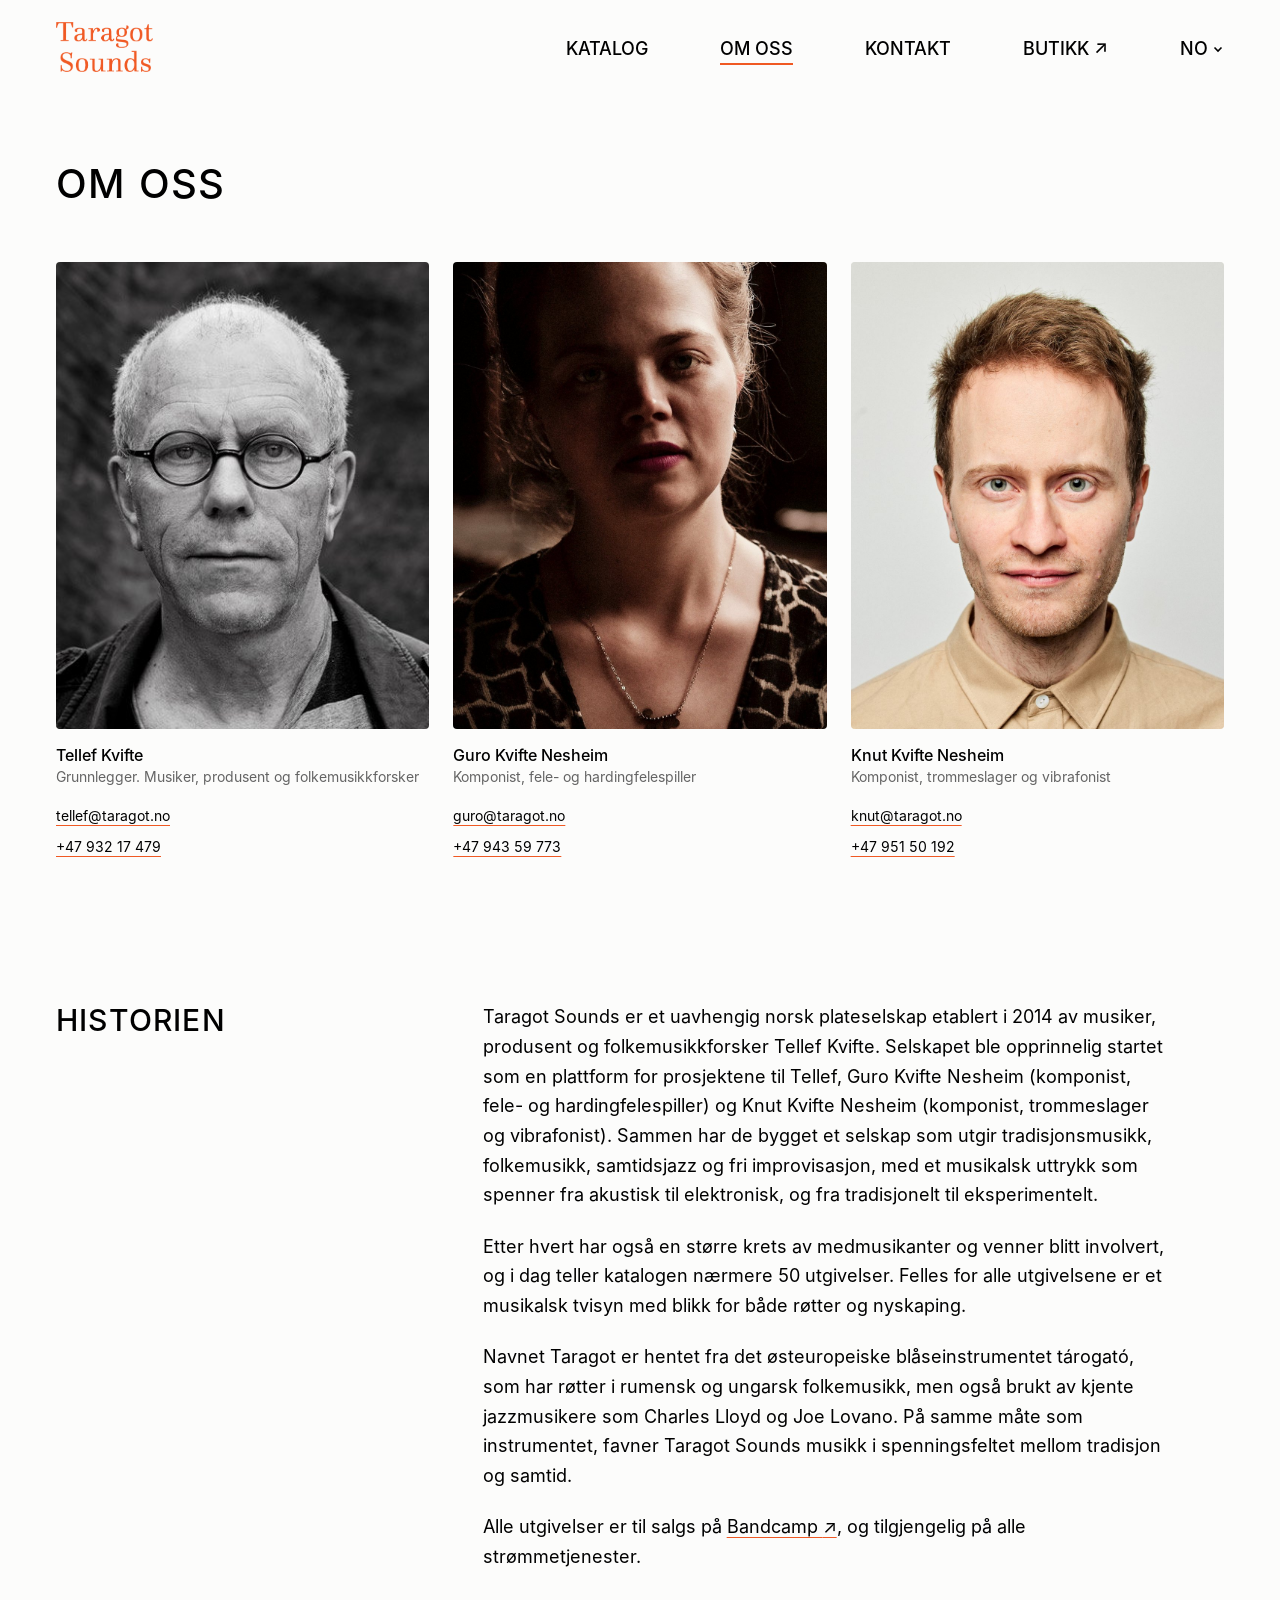
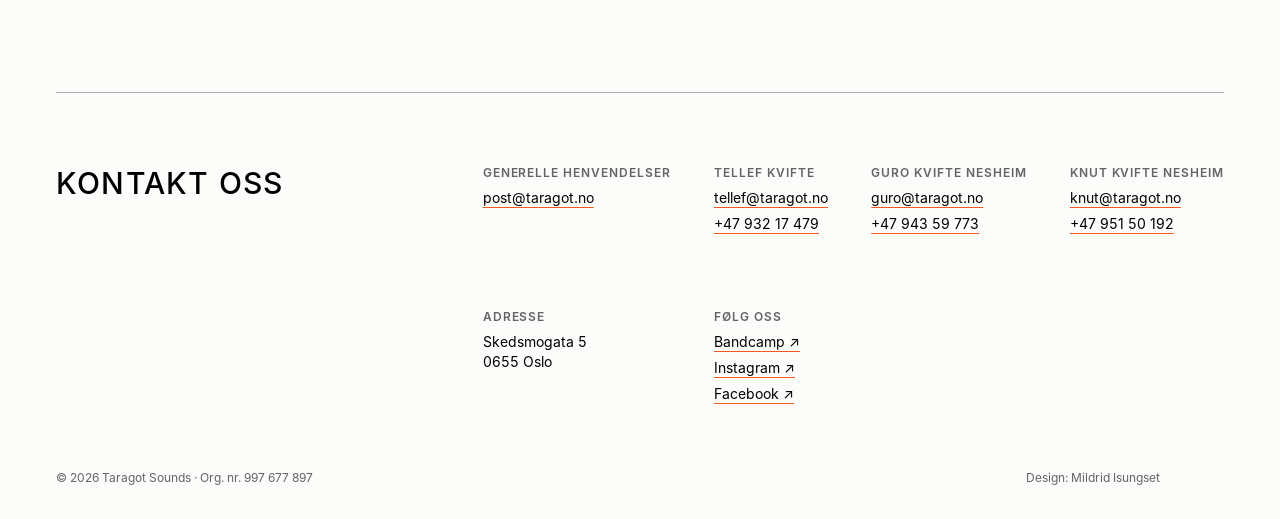
<file: om-oss.html>
<!DOCTYPE html>
<html lang="nb">
<head>
  <meta charset="UTF-8">
  <meta name="viewport" content="width=device-width, initial-scale=1.0">
  <title>Om oss — Taragot Sounds</title>
  <meta name="description" content="Taragot Sounds er et uavhengig norsk plateselskap etablert i 2014.">

  <!-- Ikoner i nettleserfanen og på hjemskjermen -->
  <link rel="icon" type="image/png" sizes="32x32" href="favicon-32.png">
  <link rel="apple-touch-icon" href="apple-touch-icon.png">

  <!-- Forhåndsvisning når siden deles (Facebook, Messenger, Slack o.l.) -->
  <meta property="og:type" content="website">
  <meta property="og:site_name" content="Taragot Sounds">
  <meta property="og:title" content="Om oss — Taragot Sounds">
  <meta property="og:description" content="Taragot Sounds er et uavhengig norsk plateselskap etablert i 2014.">
  <meta property="og:image" content="https://nettside.5b.no/bilder/deling.jpg">
  <meta property="og:locale" content="nb_NO">
  <meta name="twitter:card" content="summary_large_image">

  <!-- Skriften Inter ligger på nettsiden (skrift/), ikke hos Google. -->

  <!-- tokens.css: farger, fonter og størrelser. stil.css: felles oppsett for alle sider. -->
  <link rel="stylesheet" href="tokens.css">
  <link rel="stylesheet" href="stil.css">
</head>
<body>
  <a class="hopp" href="#innhold">Hopp til innhold</a>


  <header class="nav" id="nav">
    <a class="logo" href="index.html" aria-label="Taragot Sounds — til forsiden">
      <img src="bilder/logo.png" alt="Taragot Sounds" width="97" height="50">
    </a>

    <nav class="nav-lenker" id="meny" aria-label="Hovedmeny">
      <a href="katalog.html">Katalog</a>
      <a href="om-oss.html" aria-current="page">Om oss</a>
      <a href="#kontakt">Kontakt</a>
      <a href="https://taragot.bandcamp.com/" target="_blank" rel="noopener">Butikk&nbsp;<span aria-hidden="true">↗</span><span class="sr-only"> på Bandcamp (åpnes i ny fane)</span></a>
      <div class="sprakvelger" id="sprakvelger">
        <button class="sprak" id="sprak-knapp" aria-haspopup="true" aria-expanded="false" aria-controls="sprak-liste">
          <span class="sr-only">Språk: </span>NO
          <svg viewBox="0 0 12 12" fill="none" stroke="currentColor" stroke-width="1.6" aria-hidden="true"><path d="M2.5 4.5 6 8l3.5-3.5"/></svg>
        </button>
        <ul class="sprak-liste" id="sprak-liste" hidden>
          <li><a href="om-oss.html" lang="nb" aria-current="true">Norsk</a></li>
          <li><a href="en/about.html" lang="en" hreflang="en">English</a></li>
        </ul>
      </div>
      <div class="meny-mobil">
        <ul class="meny-some">
          <li><a href="https://www.instagram.com/taragotsounds/" target="_blank" rel="noopener">Instagram&nbsp;<span aria-hidden="true">↗</span><span class="sr-only"> (åpnes i ny fane)</span></a></li>
          <li><a href="https://www.facebook.com/taragotsounds" target="_blank" rel="noopener">Facebook&nbsp;<span aria-hidden="true">↗</span><span class="sr-only"> (åpnes i ny fane)</span></a></li>
        </ul>
      </div>
    </nav>

    <button class="meny-knapp" id="meny-knapp" aria-label="Åpne meny" aria-expanded="false" aria-controls="meny">
      <svg class="ikon-meny" viewBox="0 0 24 24" fill="none" stroke="currentColor" stroke-width="1.6" stroke-linecap="round" aria-hidden="true"><path d="M4 7h16M4 12h16M4 17h16"/></svg>
      <svg class="ikon-lukk" viewBox="0 0 24 24" fill="none" stroke="currentColor" stroke-width="1.6" stroke-linecap="round" aria-hidden="true"><path d="M6 6l12 12M18 6 6 18"/></svg>
    </button>
  </header>

  <main id="innhold" tabindex="-1" class="om-side">
    <section class="sidetopp">
      <h1 class="sidetittel">Om oss</h1>
    </section>

    <section class="innhold folk-seksjon" aria-labelledby="menneskene">
      <h2 class="sr-only" id="menneskene">Menneskene bak</h2>
      <!-- Portretter: legg dem i bilder/om-oss/ som tellef.jpg, guro.jpg, knut.jpg (stående, 4:5). -->
      <div class="folk">
        <div class="person">
          <div class="bilde-plass">Portrett<img src="bilder/om-oss/tellef.jpg" alt="" onerror="this.remove()"></div>
          <h3>Tellef Kvifte</h3>
          <p>Grunnlegger. Musiker, produsent og folkemusikkforsker</p>
          <ul class="person-kontakt">
            <li><a class="lenke" href="mailto:tellef@taragot.no">tellef@taragot.no</a></li>
            <li><a class="lenke" href="tel:+4793217479">+47 932 17 479</a></li>
          </ul>
        </div>
        <div class="person">
          <div class="bilde-plass">Portrett<img src="bilder/om-oss/guro.jpg" alt="" onerror="this.remove()"></div>
          <h3>Guro Kvifte Nesheim</h3>
          <p>Komponist, fele- og hardingfelespiller</p>
          <ul class="person-kontakt">
            <li><a class="lenke" href="mailto:guro@taragot.no">guro@taragot.no</a></li>
            <li><a class="lenke" href="tel:+4794359773">+47 943 59 773</a></li>
          </ul>
        </div>
        <div class="person">
          <div class="bilde-plass">Portrett<img src="bilder/om-oss/knut.jpg" alt="" onerror="this.remove()"></div>
          <h3>Knut Kvifte Nesheim</h3>
          <p>Komponist, trommeslager og vibrafonist</p>
          <ul class="person-kontakt">
            <li><a class="lenke" href="mailto:knut@taragot.no">knut@taragot.no</a></li>
            <li><a class="lenke" href="tel:+4795150192">+47 951 50 192</a></li>
          </ul>
        </div>
      </div>
    </section>

    <section class="to-kol historien">
      <div>
        <h2 class="tittel">Historien</h2>
      </div>
      <div class="brodtekst">
        <p>Taragot Sounds er et uavhengig norsk plateselskap etablert i 2014 av musiker, produsent og folkemusikkforsker Tellef Kvifte. Selskapet ble opprinnelig startet som en plattform for prosjektene til Tellef, Guro Kvifte Nesheim (komponist, fele- og hardingfelespiller) og Knut Kvifte Nesheim (komponist, trommeslager og vibrafonist). Sammen har de bygget et selskap som utgir tradisjonsmusikk, folkemusikk, samtidsjazz og fri improvisasjon, med et musikalsk uttrykk som spenner fra akustisk til elektronisk, og fra tradisjonelt til eksperimentelt.</p>
        <p>Etter hvert har også en større krets av medmusikanter og venner blitt involvert, og i dag teller katalogen nærmere 50 utgivelser. Felles for alle utgivelsene er et musikalsk tvisyn med blikk for både røtter og nyskaping.</p>
        <p>Navnet Taragot er hentet fra det østeuropeiske blåseinstrumentet tárogató, som har røtter i rumensk og ungarsk folkemusikk, men også brukt av kjente jazzmusikere som Charles Lloyd og Joe Lovano. På samme måte som instrumentet, favner Taragot Sounds musikk i spenningsfeltet mellom tradisjon og samtid.</p>
        <p>Alle utgivelser er til salgs på <a class="lenke" href="https://taragot.bandcamp.com/" target="_blank" rel="noopener">Bandcamp&nbsp;<span aria-hidden="true">↗</span><span class="sr-only"> (åpnes i ny fane)</span></a>, og tilgjengelig på alle strømmetjenester.</p>
      </div>
    </section>

  </main>

    <footer id="kontakt">
    <div class="footer-kontakt">
      <div>
        <h2 class="tittel">Kontakt oss</h2>
      </div>
      <div class="footer-grid">
        <div class="footer-kol footer-kol--person">
          <h3>Generelle henvendelser</h3>
          <ul>
            <li><a class="lenke" href="mailto:post@taragot.no">post@taragot.no</a></li>
          </ul>
        </div>
        <div class="footer-kol footer-kol--person">
          <h3>Tellef Kvifte</h3>
          <ul>
            <li><a class="lenke" href="mailto:tellef@taragot.no">tellef@taragot.no</a></li>
            <li><a class="lenke" href="tel:+4793217479">+47 932 17 479</a></li>
          </ul>
        </div>
        <div class="footer-kol footer-kol--person">
          <h3>Guro Kvifte Nesheim</h3>
          <ul>
            <li><a class="lenke" href="mailto:guro@taragot.no">guro@taragot.no</a></li>
            <li><a class="lenke" href="tel:+4794359773">+47 943 59 773</a></li>
          </ul>
        </div>
        <div class="footer-kol footer-kol--person">
          <h3>Knut Kvifte Nesheim</h3>
          <ul>
            <li><a class="lenke" href="mailto:knut@taragot.no">knut@taragot.no</a></li>
            <li><a class="lenke" href="tel:+4795150192">+47 951 50 192</a></li>
          </ul>
        </div>
        <div class="footer-kol">
          <h3>Adresse</h3>
          <p>Skedsmogata 5<br>0655 Oslo</p>
        </div>
        <div class="footer-kol">
          <h3>Følg oss</h3>
          <ul>
            <li><a class="lenke" href="https://taragot.bandcamp.com/" target="_blank" rel="noopener">Bandcamp&nbsp;<span aria-hidden="true">↗</span><span class="sr-only"> (åpnes i ny fane)</span></a></li>
            <li><a class="lenke" href="https://www.instagram.com/taragotsounds/" target="_blank" rel="noopener">Instagram&nbsp;<span aria-hidden="true">↗</span><span class="sr-only"> (åpnes i ny fane)</span></a></li>
            <li><a class="lenke" href="https://www.facebook.com/taragotsounds" target="_blank" rel="noopener">Facebook&nbsp;<span aria-hidden="true">↗</span><span class="sr-only"> (åpnes i ny fane)</span></a></li>
          </ul>
        </div>
      </div>
    </div>
    <div class="footer-bunn">
      <span>© 2026 Taragot Sounds · Org. nr. 997 677 897</span>
      <span class="kreditering">Design: Mildrid Isungset</span>
    </div>
  </footer>

  <a class="til-toppen" href="#" aria-label="Til toppen"><svg viewBox="0 0 24 24" fill="none" stroke="currentColor" stroke-width="1.6" stroke-linecap="round" stroke-linejoin="round" aria-hidden="true"><path d="M12 19V5M6 11l6-6 6 6"/></svg></a>

  <script src="felles.js"></script>

</body>
</html>
</file>
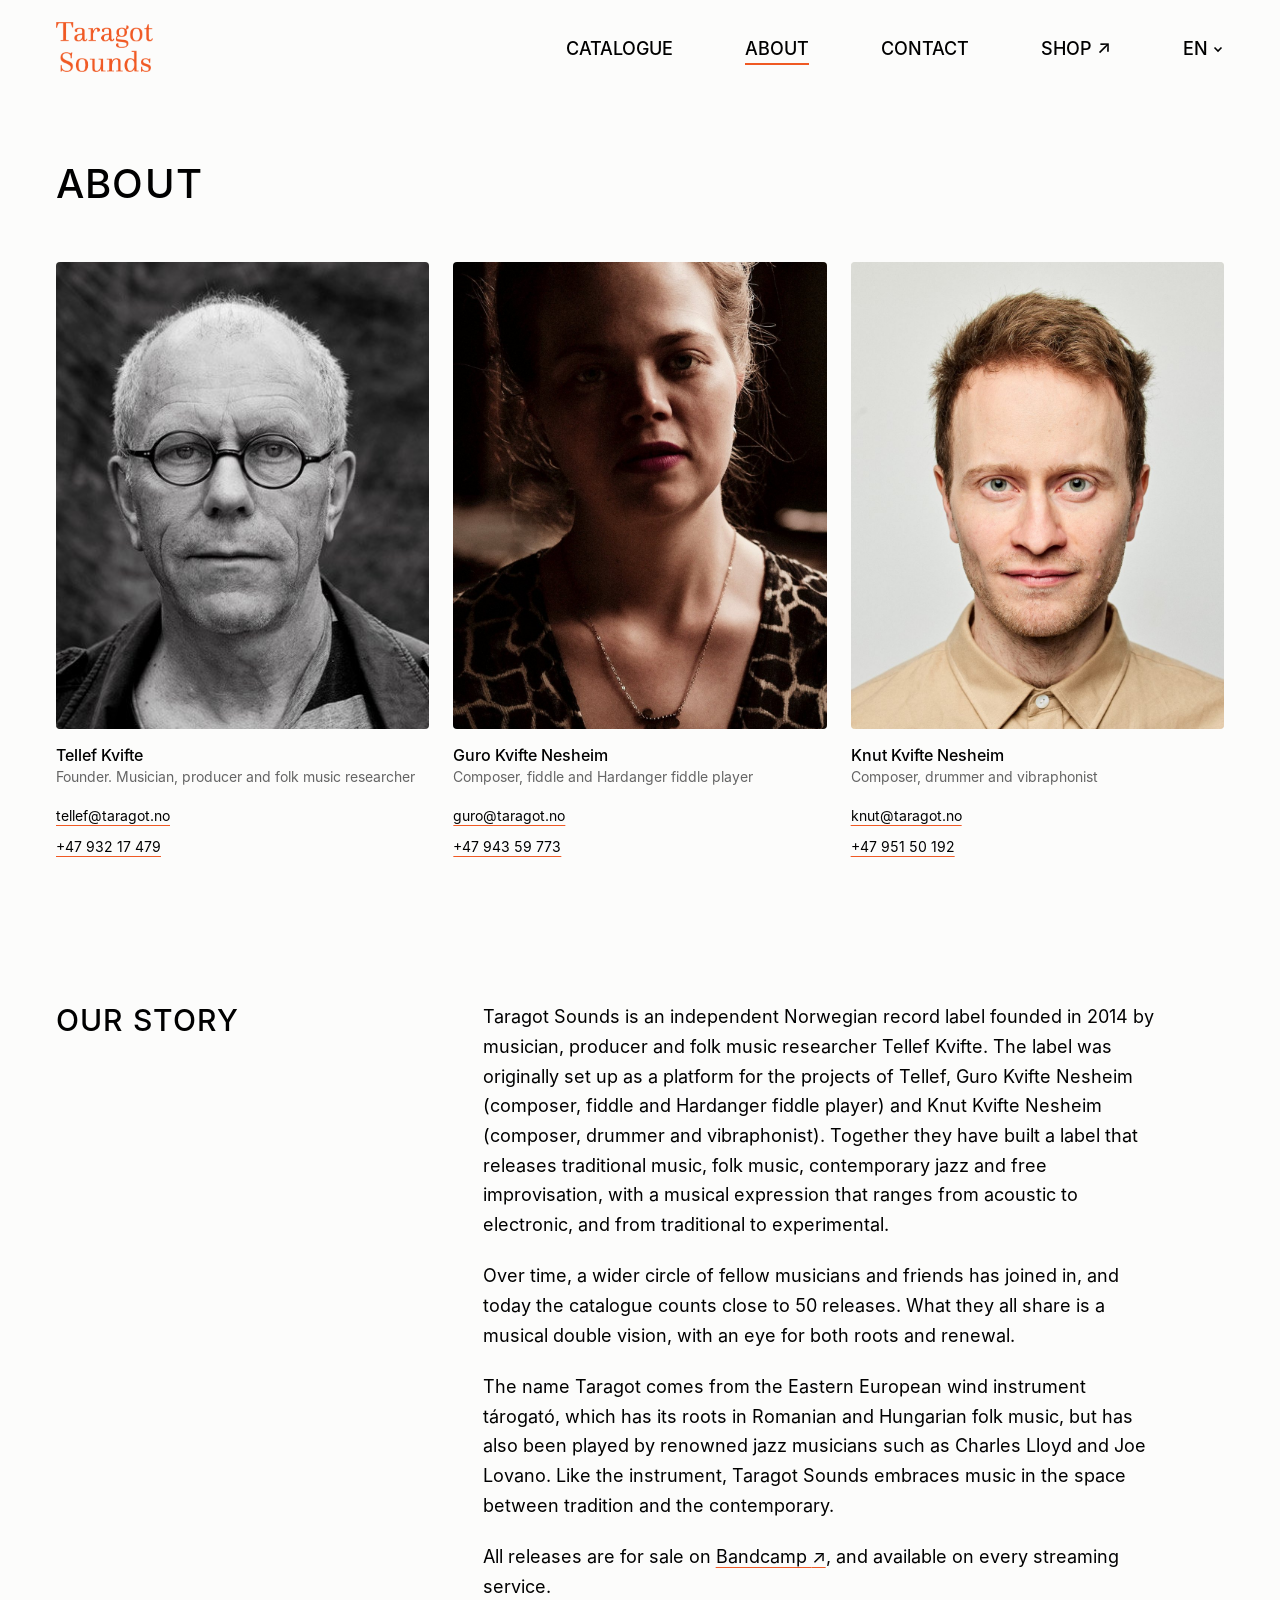
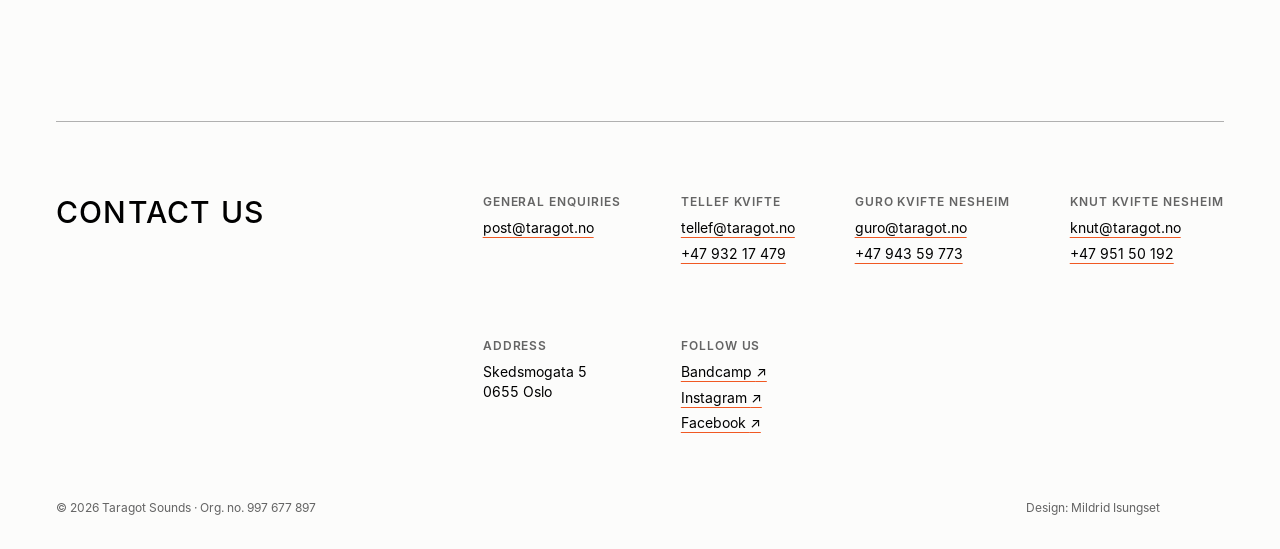
<file: en/about.html>
<!DOCTYPE html>
<html lang="en">
<head>
  <meta charset="UTF-8">
  <meta name="viewport" content="width=device-width, initial-scale=1.0">
  <title>About — Taragot Sounds</title>
  <meta name="description" content="Taragot Sounds is an independent Norwegian record label founded in 2014.">

  <!-- Ikoner i nettleserfanen og på hjemskjermen -->
  <link rel="icon" type="image/png" sizes="32x32" href="../favicon-32.png">
  <link rel="apple-touch-icon" href="../apple-touch-icon.png">

  <!-- Forhåndsvisning når siden deles (Facebook, Messenger, Slack o.l.) -->
  <meta property="og:type" content="website">
  <meta property="og:site_name" content="Taragot Sounds">
  <meta property="og:title" content="About — Taragot Sounds">
  <meta property="og:description" content="Taragot Sounds is an independent Norwegian record label founded in 2014.">
  <meta property="og:image" content="https://nettside.5b.no/bilder/deling.jpg">
  <meta property="og:locale" content="en_GB">
  <meta name="twitter:card" content="summary_large_image">

  <!-- Skriften Inter ligger på nettsiden (skrift/), ikke hos Google. -->

  <!-- tokens.css: farger, fonter og størrelser. stil.css: felles oppsett for alle sider. -->
  <link rel="stylesheet" href="../tokens.css">
  <link rel="stylesheet" href="../stil.css">
</head>
<body>
  <a class="hopp" href="#innhold">Skip to content</a>


  <header class="nav" id="nav">
    <a class="logo" href="index.html" aria-label="Taragot Sounds — home">
      <img src="../bilder/logo.png" alt="Taragot Sounds" width="97" height="50">
    </a>

    <nav class="nav-lenker" id="meny" aria-label="Main menu">
      <a href="catalogue.html">Catalogue</a>
      <a href="about.html" aria-current="page">About</a>
      <a href="#kontakt">Contact</a>
      <a href="https://taragot.bandcamp.com/" target="_blank" rel="noopener">Shop&nbsp;<span aria-hidden="true">↗</span><span class="sr-only"> on Bandcamp (opens in a new tab)</span></a>
      <div class="sprakvelger" id="sprakvelger">
        <button class="sprak" id="sprak-knapp" aria-haspopup="true" aria-expanded="false" aria-controls="sprak-liste">
          <span class="sr-only">Language: </span>EN
          <svg viewBox="0 0 12 12" fill="none" stroke="currentColor" stroke-width="1.6" aria-hidden="true"><path d="M2.5 4.5 6 8l3.5-3.5"/></svg>
        </button>
        <ul class="sprak-liste" id="sprak-liste" hidden>
          <li><a href="../om-oss.html" lang="nb" hreflang="nb">Norsk</a></li>
          <li><a href="about.html" lang="en" aria-current="true">English</a></li>
        </ul>
      </div>
      <div class="meny-mobil">
        <ul class="meny-some">
          <li><a href="https://www.instagram.com/taragotsounds/" target="_blank" rel="noopener">Instagram&nbsp;<span aria-hidden="true">↗</span><span class="sr-only"> (opens in a new tab)</span></a></li>
          <li><a href="https://www.facebook.com/taragotsounds" target="_blank" rel="noopener">Facebook&nbsp;<span aria-hidden="true">↗</span><span class="sr-only"> (opens in a new tab)</span></a></li>
        </ul>
      </div>
    </nav>

    <button class="meny-knapp" id="meny-knapp" aria-label="Open menu" aria-expanded="false" aria-controls="meny">
      <svg class="ikon-meny" viewBox="0 0 24 24" fill="none" stroke="currentColor" stroke-width="1.6" stroke-linecap="round" aria-hidden="true"><path d="M4 7h16M4 12h16M4 17h16"/></svg>
      <svg class="ikon-lukk" viewBox="0 0 24 24" fill="none" stroke="currentColor" stroke-width="1.6" stroke-linecap="round" aria-hidden="true"><path d="M6 6l12 12M18 6 6 18"/></svg>
    </button>
  </header>

  <main id="innhold" tabindex="-1" class="om-side">
    <section class="sidetopp">
      <h1 class="sidetittel">About</h1>
    </section>

    <section class="innhold folk-seksjon" aria-labelledby="menneskene">
      <h2 class="sr-only" id="menneskene">The people behind it</h2>
      <!-- Portretter: legg dem i bilder/om-oss/ som tellef.jpg, guro.jpg, knut.jpg (stående, 4:5). -->
      <div class="folk">
        <div class="person">
          <div class="bilde-plass">Portrait<img src="../bilder/om-oss/tellef.jpg" alt="" onerror="this.remove()"></div>
          <h3>Tellef Kvifte</h3>
          <p>Founder. Musician, producer and folk music researcher</p>
          <ul class="person-kontakt">
            <li><a class="lenke" href="mailto:tellef@taragot.no">tellef@taragot.no</a></li>
            <li><a class="lenke" href="tel:+4793217479">+47 932 17 479</a></li>
          </ul>
        </div>
        <div class="person">
          <div class="bilde-plass">Portrait<img src="../bilder/om-oss/guro.jpg" alt="" onerror="this.remove()"></div>
          <h3>Guro Kvifte Nesheim</h3>
          <p>Composer, fiddle and Hardanger fiddle player</p>
          <ul class="person-kontakt">
            <li><a class="lenke" href="mailto:guro@taragot.no">guro@taragot.no</a></li>
            <li><a class="lenke" href="tel:+4794359773">+47 943 59 773</a></li>
          </ul>
        </div>
        <div class="person">
          <div class="bilde-plass">Portrait<img src="../bilder/om-oss/knut.jpg" alt="" onerror="this.remove()"></div>
          <h3>Knut Kvifte Nesheim</h3>
          <p>Composer, drummer and vibraphonist</p>
          <ul class="person-kontakt">
            <li><a class="lenke" href="mailto:knut@taragot.no">knut@taragot.no</a></li>
            <li><a class="lenke" href="tel:+4795150192">+47 951 50 192</a></li>
          </ul>
        </div>
      </div>
    </section>

    <section class="to-kol historien">
      <div>
        <h2 class="tittel">Our story</h2>
      </div>
      <div class="brodtekst">
        <p>Taragot Sounds is an independent Norwegian record label founded in 2014 by musician, producer and folk music researcher Tellef Kvifte. The label was originally set up as a platform for the projects of Tellef, Guro Kvifte Nesheim (composer, fiddle and Hardanger fiddle player) and Knut Kvifte Nesheim (composer, drummer and vibraphonist). Together they have built a label that releases traditional music, folk music, contemporary jazz and free improvisation, with a musical expression that ranges from acoustic to electronic, and from traditional to experimental.</p>
        <p>Over time, a wider circle of fellow musicians and friends has joined in, and today the catalogue counts close to 50 releases. What they all share is a musical double vision, with an eye for both roots and renewal.</p>
        <p>The name Taragot comes from the Eastern European wind instrument tárogató, which has its roots in Romanian and Hungarian folk music, but has also been played by renowned jazz musicians such as Charles Lloyd and Joe Lovano. Like the instrument, Taragot Sounds embraces music in the space between tradition and the contemporary.</p>
        <p>All releases are for sale on <a class="lenke" href="https://taragot.bandcamp.com/" target="_blank" rel="noopener">Bandcamp&nbsp;<span aria-hidden="true">↗</span><span class="sr-only"> (opens in a new tab)</span></a>, and available on every streaming service.</p>
      </div>
    </section>

  </main>

    <footer id="kontakt">
    <div class="footer-kontakt">
      <div>
        <h2 class="tittel">Contact us</h2>
      </div>
      <div class="footer-grid">
        <div class="footer-kol footer-kol--person">
          <h3>General enquiries</h3>
          <ul>
            <li><a class="lenke" href="mailto:post@taragot.no">post@taragot.no</a></li>
          </ul>
        </div>
        <div class="footer-kol footer-kol--person">
          <h3>Tellef Kvifte</h3>
          <ul>
            <li><a class="lenke" href="mailto:tellef@taragot.no">tellef@taragot.no</a></li>
            <li><a class="lenke" href="tel:+4793217479">+47 932 17 479</a></li>
          </ul>
        </div>
        <div class="footer-kol footer-kol--person">
          <h3>Guro Kvifte Nesheim</h3>
          <ul>
            <li><a class="lenke" href="mailto:guro@taragot.no">guro@taragot.no</a></li>
            <li><a class="lenke" href="tel:+4794359773">+47 943 59 773</a></li>
          </ul>
        </div>
        <div class="footer-kol footer-kol--person">
          <h3>Knut Kvifte Nesheim</h3>
          <ul>
            <li><a class="lenke" href="mailto:knut@taragot.no">knut@taragot.no</a></li>
            <li><a class="lenke" href="tel:+4795150192">+47 951 50 192</a></li>
          </ul>
        </div>
        <div class="footer-kol">
          <h3>Address</h3>
          <p>Skedsmogata 5<br>0655 Oslo</p>
        </div>
        <div class="footer-kol">
          <h3>Follow us</h3>
          <ul>
            <li><a class="lenke" href="https://taragot.bandcamp.com/" target="_blank" rel="noopener">Bandcamp&nbsp;<span aria-hidden="true">↗</span><span class="sr-only"> (opens in a new tab)</span></a></li>
            <li><a class="lenke" href="https://www.instagram.com/taragotsounds/" target="_blank" rel="noopener">Instagram&nbsp;<span aria-hidden="true">↗</span><span class="sr-only"> (opens in a new tab)</span></a></li>
            <li><a class="lenke" href="https://www.facebook.com/taragotsounds" target="_blank" rel="noopener">Facebook&nbsp;<span aria-hidden="true">↗</span><span class="sr-only"> (opens in a new tab)</span></a></li>
          </ul>
        </div>
      </div>
    </div>
    <div class="footer-bunn">
      <span>© 2026 Taragot Sounds · Org. no. 997 677 897</span>
      <span class="kreditering">Design: Mildrid Isungset</span>
    </div>
  </footer>

  <a class="til-toppen" href="#" aria-label="Back to top"><svg viewBox="0 0 24 24" fill="none" stroke="currentColor" stroke-width="1.6" stroke-linecap="round" stroke-linejoin="round" aria-hidden="true"><path d="M12 19V5M6 11l6-6 6 6"/></svg></a>

  <script src="../felles.js"></script>

</body>
</html>
</file>
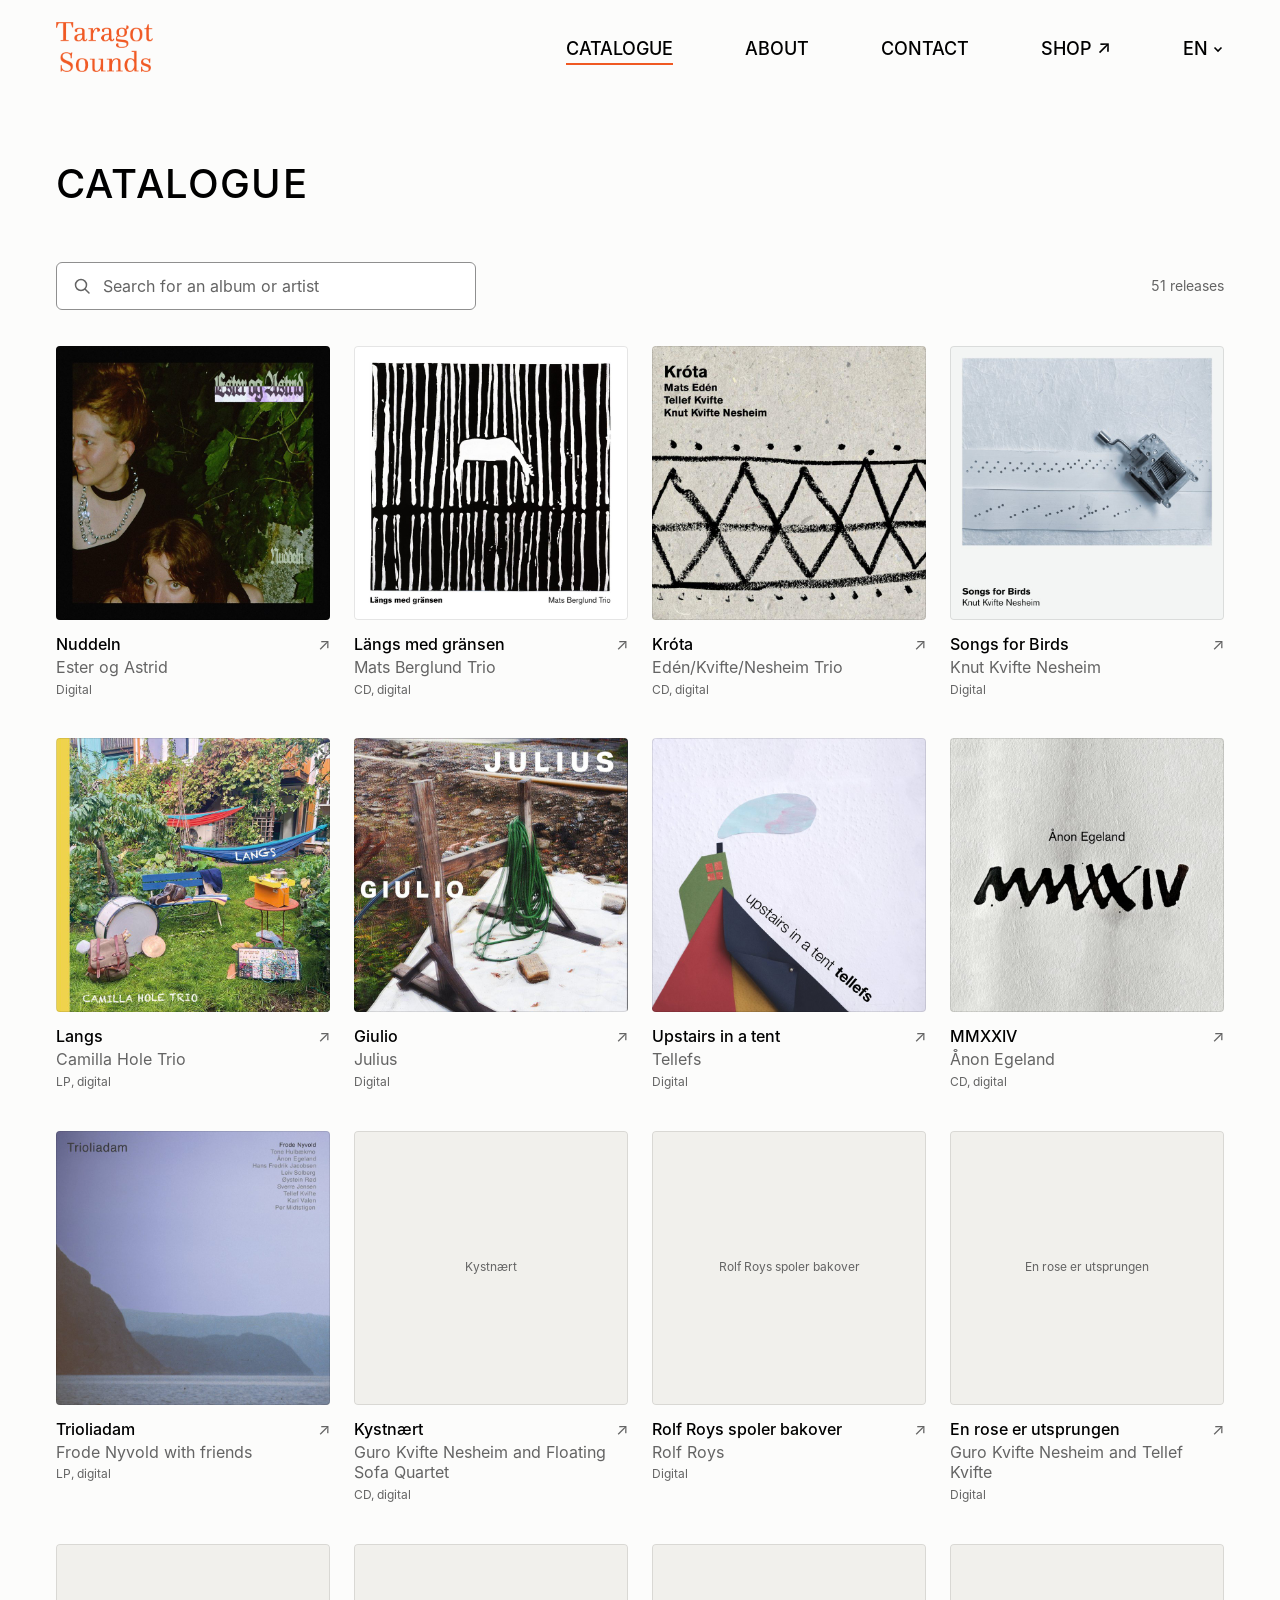
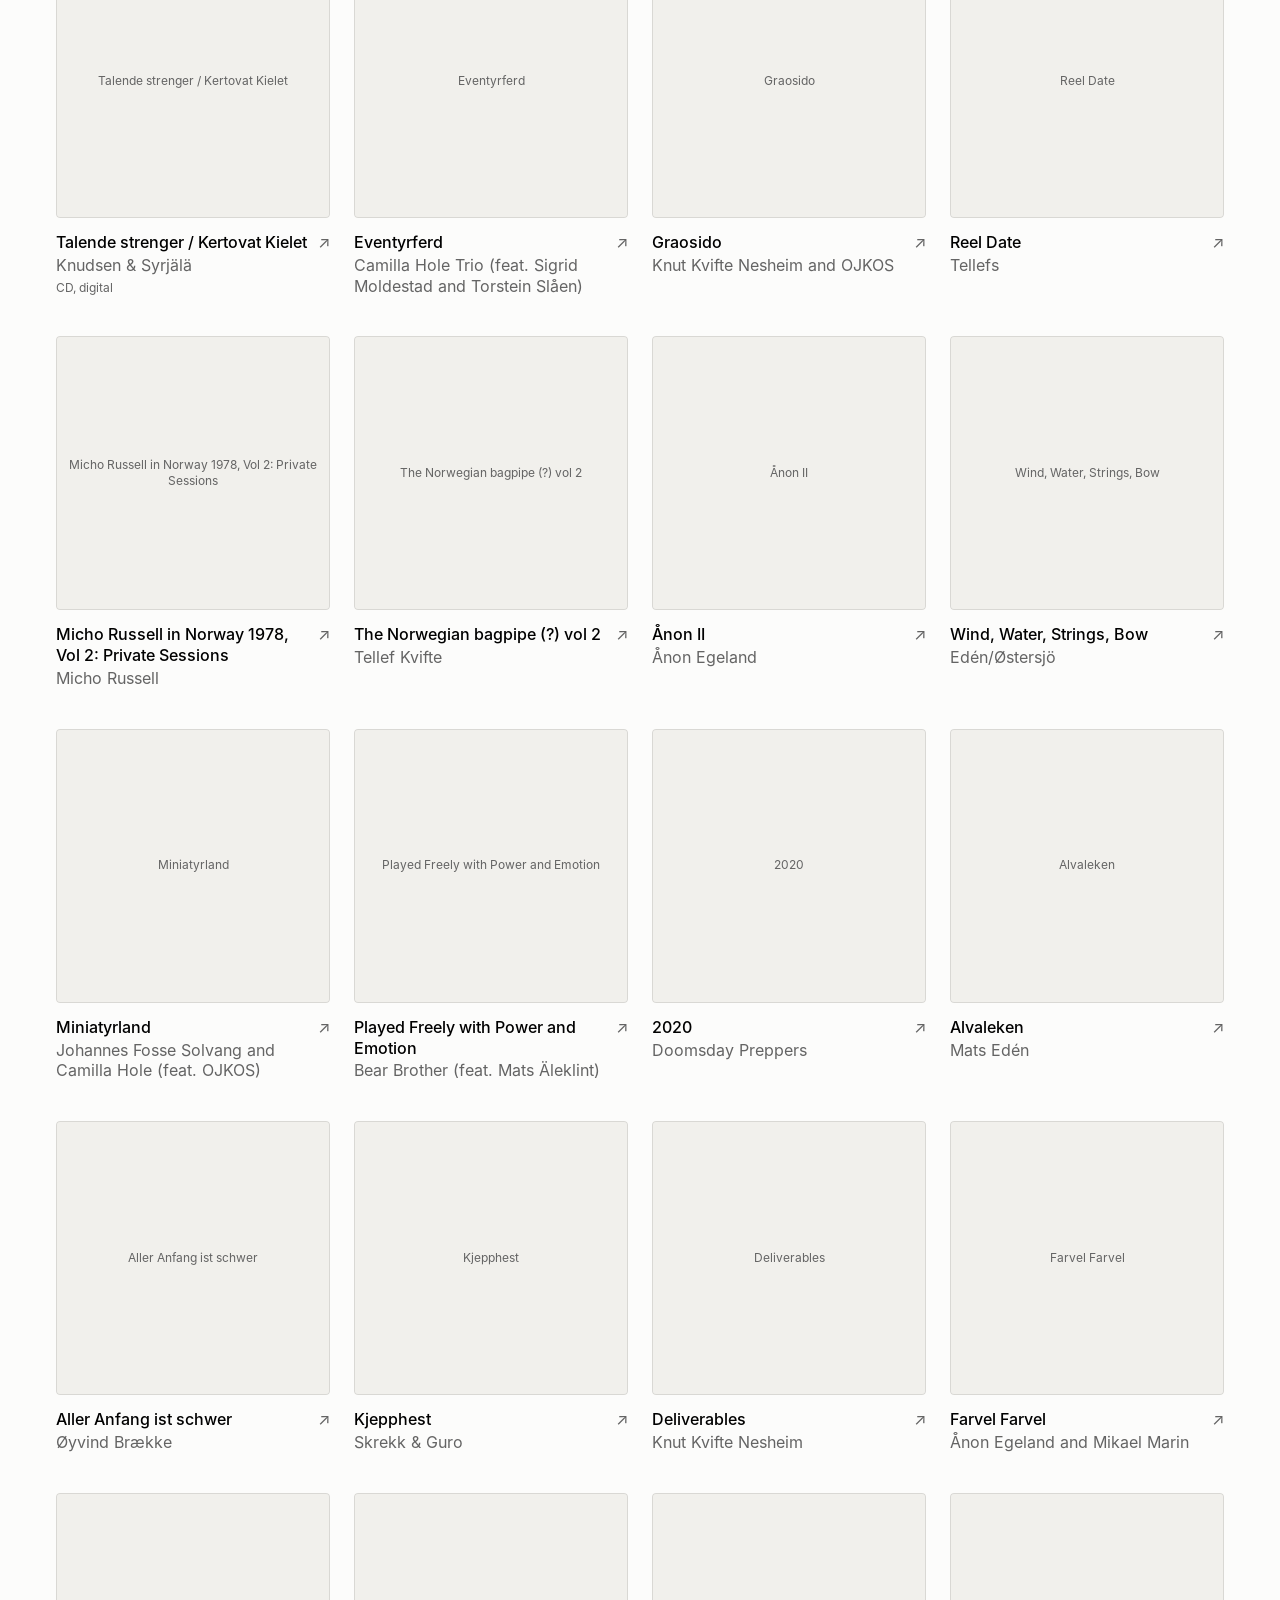
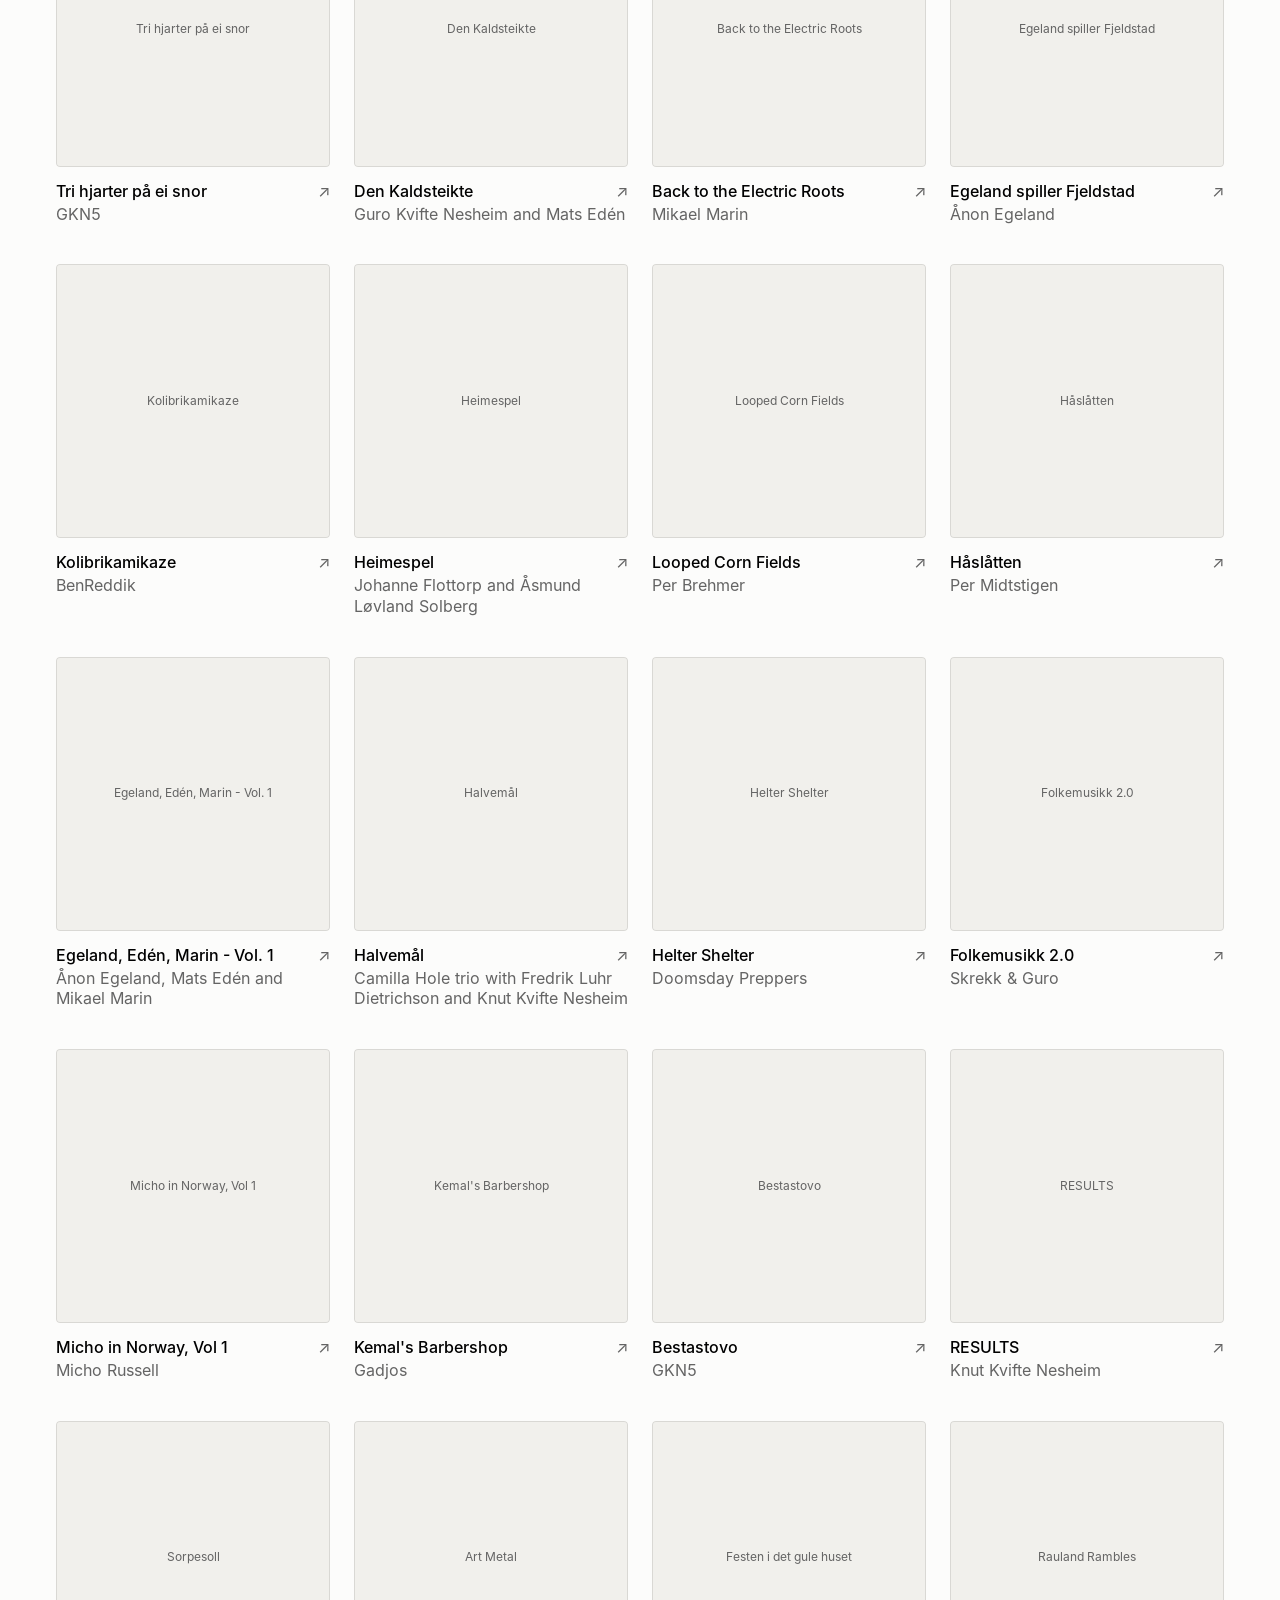
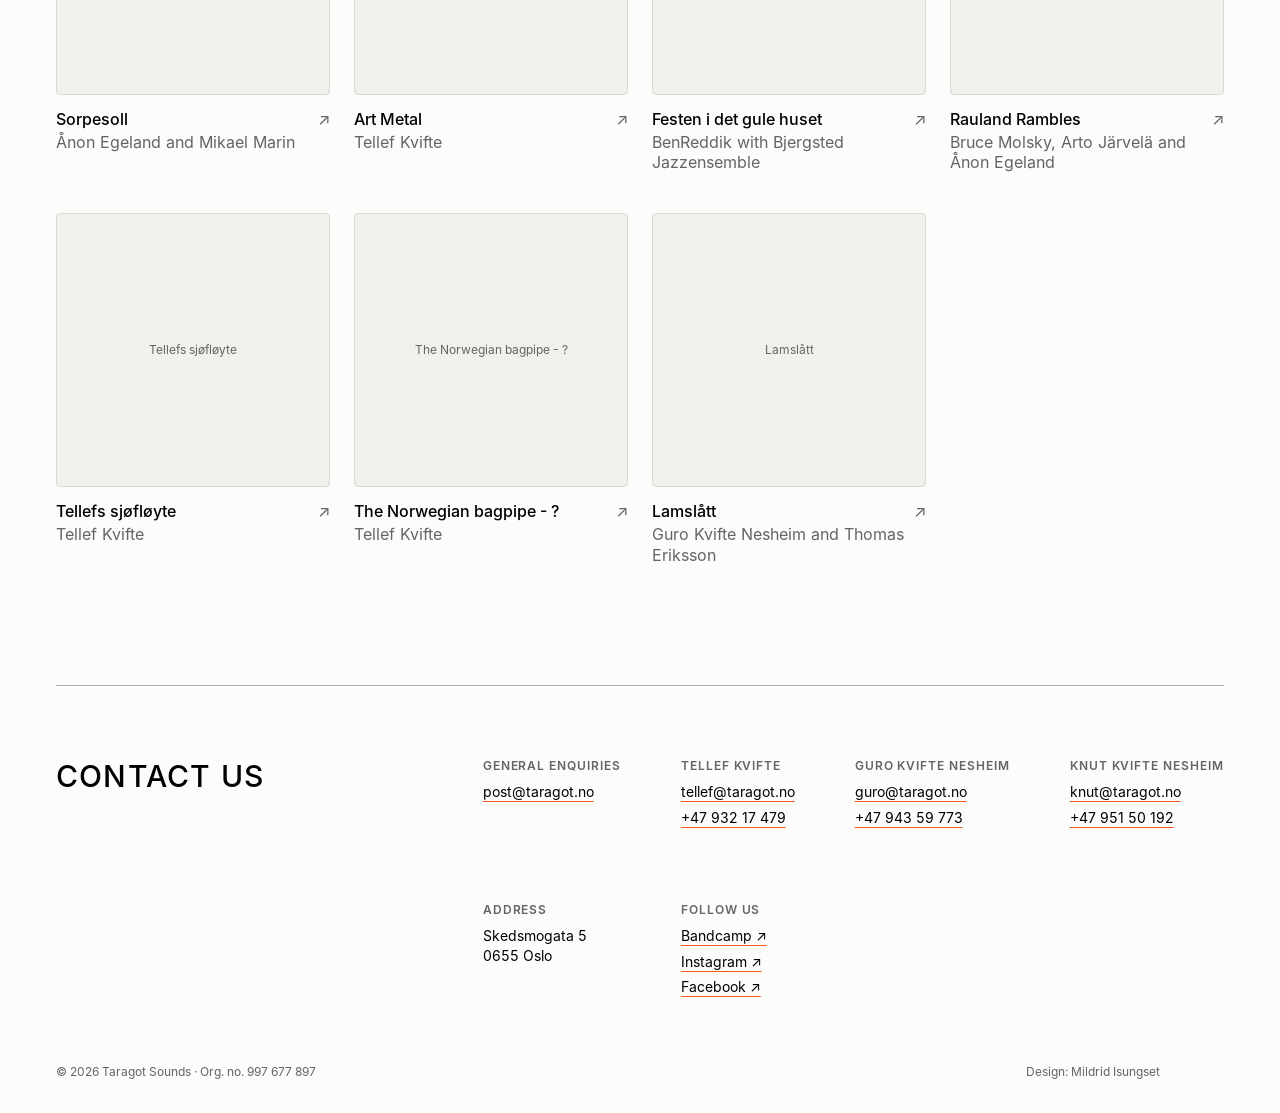
<file: en/catalogue.html>
<!DOCTYPE html>
<html lang="en">
<head>
  <meta charset="UTF-8">
  <meta name="viewport" content="width=device-width, initial-scale=1.0">
  <title>Catalogue — Taragot Sounds</title>
  <meta name="description" content="All releases from Taragot Sounds.">

  <!-- Ikoner i nettleserfanen og på hjemskjermen -->
  <link rel="icon" type="image/png" sizes="32x32" href="../favicon-32.png">
  <link rel="apple-touch-icon" href="../apple-touch-icon.png">

  <!-- Forhåndsvisning når siden deles (Facebook, Messenger, Slack o.l.) -->
  <meta property="og:type" content="website">
  <meta property="og:site_name" content="Taragot Sounds">
  <meta property="og:title" content="Catalogue — Taragot Sounds">
  <meta property="og:description" content="All releases from Taragot Sounds.">
  <meta property="og:image" content="https://nettside.5b.no/bilder/deling.jpg">
  <meta property="og:locale" content="en_GB">
  <meta name="twitter:card" content="summary_large_image">

  <!-- Skriften Inter ligger på nettsiden (skrift/), ikke hos Google. -->

  <!-- tokens.css: farger, fonter og størrelser. stil.css: felles oppsett for alle sider. -->
  <link rel="stylesheet" href="../tokens.css">
  <link rel="stylesheet" href="../stil.css">
</head>
<body>
  <a class="hopp" href="#innhold">Skip to content</a>


  <header class="nav" id="nav">
    <a class="logo" href="index.html" aria-label="Taragot Sounds — home">
      <img src="../bilder/logo.png" alt="Taragot Sounds" width="97" height="50">
    </a>

    <nav class="nav-lenker" id="meny" aria-label="Main menu">
      <a href="catalogue.html" aria-current="page">Catalogue</a>
      <a href="about.html">About</a>
      <a href="#kontakt">Contact</a>
      <a href="https://taragot.bandcamp.com/" target="_blank" rel="noopener">Shop&nbsp;<span aria-hidden="true">↗</span><span class="sr-only"> on Bandcamp (opens in a new tab)</span></a>
      <div class="sprakvelger" id="sprakvelger">
        <button class="sprak" id="sprak-knapp" aria-haspopup="true" aria-expanded="false" aria-controls="sprak-liste">
          <span class="sr-only">Language: </span>EN
          <svg viewBox="0 0 12 12" fill="none" stroke="currentColor" stroke-width="1.6" aria-hidden="true"><path d="M2.5 4.5 6 8l3.5-3.5"/></svg>
        </button>
        <ul class="sprak-liste" id="sprak-liste" hidden>
          <li><a href="../katalog.html" lang="nb" hreflang="nb">Norsk</a></li>
          <li><a href="catalogue.html" lang="en" aria-current="true">English</a></li>
        </ul>
      </div>
      <div class="meny-mobil">
        <ul class="meny-some">
          <li><a href="https://www.instagram.com/taragotsounds/" target="_blank" rel="noopener">Instagram&nbsp;<span aria-hidden="true">↗</span><span class="sr-only"> (opens in a new tab)</span></a></li>
          <li><a href="https://www.facebook.com/taragotsounds" target="_blank" rel="noopener">Facebook&nbsp;<span aria-hidden="true">↗</span><span class="sr-only"> (opens in a new tab)</span></a></li>
        </ul>
      </div>
    </nav>

    <button class="meny-knapp" id="meny-knapp" aria-label="Open menu" aria-expanded="false" aria-controls="meny">
      <svg class="ikon-meny" viewBox="0 0 24 24" fill="none" stroke="currentColor" stroke-width="1.6" stroke-linecap="round" aria-hidden="true"><path d="M4 7h16M4 12h16M4 17h16"/></svg>
      <svg class="ikon-lukk" viewBox="0 0 24 24" fill="none" stroke="currentColor" stroke-width="1.6" stroke-linecap="round" aria-hidden="true"><path d="M6 6l12 12M18 6 6 18"/></svg>
    </button>
  </header>

  <main id="innhold" tabindex="-1">
    <section class="sidetopp">
      <h1 class="sidetittel">Catalogue</h1>
    </section>

    <section class="innhold katalog" aria-labelledby="alle-utgivelser">
      <h2 class="sr-only" id="alle-utgivelser">All releases</h2>
      <!-- Utgivelsene er hentet fra taragot.bandcamp.com/music (nyeste først).
           De 8 første coverne ligger i bilder/covers/, resten hentes fra Bandcamp. -->
      <div class="katalogsok">
        <label class="sokefelt">
          <svg viewBox="0 0 18 18" fill="none" stroke="currentColor" stroke-width="1.5" stroke-linecap="round" aria-hidden="true"><circle cx="8" cy="8" r="5.5"/><path d="M12.2 12.2 16 16"/></svg>
          <span class="sr-only">Search the catalogue</span>
          <input type="search" id="katalogsok" placeholder="Search for an album or artist" autocomplete="off" spellcheck="false" aria-controls="katalogliste">
          <button type="button" class="sok-tom" id="sok-tom" aria-label="Clear search" hidden>
            <svg viewBox="0 0 18 18" fill="none" stroke="currentColor" stroke-width="1.5" stroke-linecap="round" aria-hidden="true"><path d="M4.5 4.5l9 9M13.5 4.5l-9 9"/></svg>
          </button>
        </label>
        <p class="sok-antall" id="sok-antall" role="status" aria-live="polite"></p>
      </div>
      <p class="sok-ingen" id="sok-ingen" hidden></p>
      <div class="kort-rad" id="katalogliste">
        <a class="kort" href="https://taragot.bandcamp.com/album/nuddeln" target="_blank" rel="noopener" data-slipp="2026-11-21"><div class="cover">Nuddeln<img src="../bilder/covers/nuddeln.jpg" alt="" loading="lazy" onerror="this.remove()"><span class="slipp-merke">Out 21 Nov</span></div><h3>Nuddeln<span class="pil-ut" aria-hidden="true">↗</span></h3><p class="artist">Ester og Astrid</p><p class="format">Digital</p><span class="sr-only"> – pre-listen on Bandcamp (opens in a new tab)</span></a>
        <a class="kort" href="https://taragot.bandcamp.com/album/l-ngs-med-gr-nsen" target="_blank" rel="noopener"><div class="cover">Längs med gränsen<img src="../bilder/covers/langs-med-gransen.jpg" alt="" loading="lazy" onerror="this.remove()"></div><h3>Längs med gränsen<span class="pil-ut" aria-hidden="true">↗</span></h3><p class="artist">Mats Berglund Trio</p><p class="format">CD, digital</p><span class="sr-only"> – listen on Bandcamp (opens in a new tab)</span></a>
        <a class="kort" data-sok="Mats Edén Tellef Kvifte Knut Kvifte Nesheim" href="https://taragot.bandcamp.com/album/kr-ta" target="_blank" rel="noopener"><div class="cover">Króta<img src="../bilder/covers/krota.jpg" alt="" loading="lazy" onerror="this.remove()"></div><h3>Króta<span class="pil-ut" aria-hidden="true">↗</span></h3><p class="artist">Edén/Kvifte/Nesheim Trio</p><p class="format">CD, digital</p><span class="sr-only"> – listen on Bandcamp (opens in a new tab)</span></a>
        <a class="kort" href="https://knutkviftenesheim.bandcamp.com/album/songs-for-birds" target="_blank" rel="noopener"><div class="cover">Songs for Birds<img src="../bilder/covers/songs-for-birds.jpg" alt="" loading="lazy" onerror="this.remove()"></div><h3>Songs for Birds<span class="pil-ut" aria-hidden="true">↗</span></h3><p class="artist">Knut Kvifte Nesheim</p><p class="format">Digital</p><span class="sr-only"> – listen on Bandcamp (opens in a new tab)</span></a>
        <a class="kort" data-sok="Knut Kvifte Nesheim" href="https://camillaholetrio.bandcamp.com/album/langs" target="_blank" rel="noopener"><div class="cover">Langs<img src="../bilder/covers/langs.jpg" alt="" loading="lazy" onerror="this.remove()"></div><h3>Langs<span class="pil-ut" aria-hidden="true">↗</span></h3><p class="artist">Camilla Hole Trio</p><p class="format">LP, digital</p><span class="sr-only"> – listen on Bandcamp (opens in a new tab)</span></a>
        <a class="kort" data-sok="Knut Kvifte Nesheim" href="https://taragot.bandcamp.com/track/giulio" target="_blank" rel="noopener"><div class="cover">Giulio<img src="../bilder/covers/giulio.jpg" alt="" loading="lazy" onerror="this.remove()"></div><h3>Giulio<span class="pil-ut" aria-hidden="true">↗</span></h3><p class="artist">Julius</p><p class="format">Digital</p><span class="sr-only"> – listen on Bandcamp (opens in a new tab)</span></a>
        <a class="kort" data-sok="Knut Kvifte Nesheim Tellef Kvifte" href="https://tellefkvifte.bandcamp.com/album/upstairs-in-a-tent" target="_blank" rel="noopener"><div class="cover">Upstairs in a tent<img src="../bilder/covers/upstairs-in-a-tent.jpg" alt="" loading="lazy" onerror="this.remove()"></div><h3>Upstairs in a tent<span class="pil-ut" aria-hidden="true">↗</span></h3><p class="artist">Tellefs</p><p class="format">Digital</p><span class="sr-only"> – listen on Bandcamp (opens in a new tab)</span></a>
        <a class="kort" href="https://taragot.bandcamp.com/album/non-egeland-mmxxiv" target="_blank" rel="noopener"><div class="cover">MMXXIV<img src="../bilder/covers/mmxxiv.jpg" alt="" loading="lazy" onerror="this.remove()"></div><h3>MMXXIV<span class="pil-ut" aria-hidden="true">↗</span></h3><p class="artist">Ånon Egeland</p><p class="format">CD, digital</p><span class="sr-only"> – listen on Bandcamp (opens in a new tab)</span></a>
        <a class="kort" data-sok="Tellef Kvifte Ånon Egeland Per Midtstigen" href="https://taragot.bandcamp.com/album/trioliadam" target="_blank" rel="noopener"><div class="cover">Trioliadam<img src="../bilder/covers/trioliadam.jpg" alt="" loading="lazy" onerror="this.remove()"></div><h3>Trioliadam<span class="pil-ut" aria-hidden="true">↗</span></h3><p class="artist">Frode Nyvold with friends</p><p class="format">LP, digital</p><span class="sr-only"> – listen on Bandcamp (opens in a new tab)</span></a>
        <a class="kort" href="https://taragot.bandcamp.com/album/kystn-rt" target="_blank" rel="noopener"><div class="cover">Kystnært<img src="https://f4.bcbits.com/img/a4207098343_16.jpg" alt="" loading="lazy" onerror="this.remove()"></div><h3>Kystnært<span class="pil-ut" aria-hidden="true">↗</span></h3><p class="artist">Guro Kvifte Nesheim and Floating Sofa Quartet</p><p class="format">CD, digital</p><span class="sr-only"> – listen on Bandcamp (opens in a new tab)</span></a>
        <a class="kort" href="https://taragot.bandcamp.com/album/spoler-bakover-live" target="_blank" rel="noopener"><div class="cover">Rolf Roys spoler bakover<img src="https://f4.bcbits.com/img/a2708179920_16.jpg" alt="" loading="lazy" onerror="this.remove()"></div><h3>Rolf Roys spoler bakover<span class="pil-ut" aria-hidden="true">↗</span></h3><p class="artist">Rolf Roys</p><p class="format">Digital</p><span class="sr-only"> – listen on Bandcamp (opens in a new tab)</span></a>
        <a class="kort" href="https://tellefkvifte.bandcamp.com/track/en-rose-er-utsprungen" target="_blank" rel="noopener"><div class="cover">En rose er utsprungen<img src="https://f4.bcbits.com/img/a0717562701_16.jpg" alt="" loading="lazy" onerror="this.remove()"></div><h3>En rose er utsprungen<span class="pil-ut" aria-hidden="true">↗</span></h3><p class="artist">Guro Kvifte Nesheim and Tellef Kvifte</p><p class="format">Digital</p><span class="sr-only"> – listen on Bandcamp (opens in a new tab)</span></a>
        <a class="kort" href="https://taragot.bandcamp.com/album/talende-strenger-kertovat-kielet" target="_blank" rel="noopener"><div class="cover">Talende strenger / Kertovat Kielet<img src="https://f4.bcbits.com/img/a2435541162_16.jpg" alt="" loading="lazy" onerror="this.remove()"></div><h3>Talende strenger / Kertovat Kielet<span class="pil-ut" aria-hidden="true">↗</span></h3><p class="artist">Knudsen &amp; Syrjälä</p><p class="format">CD, digital</p><span class="sr-only"> – listen on Bandcamp (opens in a new tab)</span></a>
        <a class="kort" data-sok="Knut Kvifte Nesheim" href="https://camillaholetrio.bandcamp.com/album/eventyrferd" target="_blank" rel="noopener"><div class="cover">Eventyrferd<img src="https://f4.bcbits.com/img/a1574278814_16.jpg" alt="" loading="lazy" onerror="this.remove()"></div><h3>Eventyrferd<span class="pil-ut" aria-hidden="true">↗</span></h3><p class="artist">Camilla Hole Trio (feat. Sigrid Moldestad and Torstein Slåen)</p><span class="sr-only"> – listen on Bandcamp (opens in a new tab)</span></a>
        <a class="kort" href="https://knutkviftenesheim.bandcamp.com/album/graosido" target="_blank" rel="noopener"><div class="cover">Graosido<img src="https://f4.bcbits.com/img/a3459170410_16.jpg" alt="" loading="lazy" onerror="this.remove()"></div><h3>Graosido<span class="pil-ut" aria-hidden="true">↗</span></h3><p class="artist">Knut Kvifte Nesheim and OJKOS</p><span class="sr-only"> – listen on Bandcamp (opens in a new tab)</span></a>
        <a class="kort" data-sok="Knut Kvifte Nesheim Tellef Kvifte" href="https://tellefkvifte.bandcamp.com/album/reel-date" target="_blank" rel="noopener"><div class="cover">Reel Date<img src="https://f4.bcbits.com/img/a0718654824_16.jpg" alt="" loading="lazy" onerror="this.remove()"></div><h3>Reel Date<span class="pil-ut" aria-hidden="true">↗</span></h3><p class="artist">Tellefs</p><span class="sr-only"> – listen on Bandcamp (opens in a new tab)</span></a>
        <a class="kort" href="https://taragot.bandcamp.com/album/micho-russell-in-norway-1978-vol-2-private-sessions" target="_blank" rel="noopener"><div class="cover">Micho Russell in Norway 1978, Vol 2: Private Sessions<img src="https://f4.bcbits.com/img/a2401048465_16.jpg" alt="" loading="lazy" onerror="this.remove()"></div><h3>Micho Russell in Norway 1978, Vol 2: Private Sessions<span class="pil-ut" aria-hidden="true">↗</span></h3><p class="artist">Micho Russell</p><span class="sr-only"> – listen on Bandcamp (opens in a new tab)</span></a>
        <a class="kort" href="https://tellefkvifte.bandcamp.com/album/the-norwegian-bagpipe-vol-2" target="_blank" rel="noopener"><div class="cover">The Norwegian bagpipe (?) vol 2<img src="https://f4.bcbits.com/img/a2440362928_16.jpg" alt="" loading="lazy" onerror="this.remove()"></div><h3>The Norwegian bagpipe (?) vol 2<span class="pil-ut" aria-hidden="true">↗</span></h3><p class="artist">Tellef Kvifte</p><span class="sr-only"> – listen on Bandcamp (opens in a new tab)</span></a>
        <a class="kort" href="https://taragot.bandcamp.com/album/non-ii" target="_blank" rel="noopener"><div class="cover">Ånon II<img src="https://f4.bcbits.com/img/a0663586310_16.jpg" alt="" loading="lazy" onerror="this.remove()"></div><h3>Ånon II<span class="pil-ut" aria-hidden="true">↗</span></h3><p class="artist">Ånon Egeland</p><span class="sr-only"> – listen on Bandcamp (opens in a new tab)</span></a>
        <a class="kort" data-sok="Mats Edén Stefan Östersjö" href="https://matseden.bandcamp.com/album/wind-water-strings-bow" target="_blank" rel="noopener"><div class="cover">Wind, Water, Strings, Bow<img src="https://f4.bcbits.com/img/a1582109960_16.jpg" alt="" loading="lazy" onerror="this.remove()"></div><h3>Wind, Water, Strings, Bow<span class="pil-ut" aria-hidden="true">↗</span></h3><p class="artist">Edén/Østersjö</p><span class="sr-only"> – listen on Bandcamp (opens in a new tab)</span></a>
        <a class="kort" data-sok="Knut Kvifte Nesheim" href="https://johannesfossesolvangcamillahole.bandcamp.com/album/miniatyrland" target="_blank" rel="noopener"><div class="cover">Miniatyrland<img src="https://f4.bcbits.com/img/a1028062895_16.jpg" alt="" loading="lazy" onerror="this.remove()"></div><h3>Miniatyrland<span class="pil-ut" aria-hidden="true">↗</span></h3><p class="artist">Johannes Fosse Solvang and Camilla Hole (feat. OJKOS)</p><span class="sr-only"> – listen on Bandcamp (opens in a new tab)</span></a>
        <a class="kort" href="https://bearbrother.bandcamp.com/album/played-freely-with-power-and-emotion" target="_blank" rel="noopener"><div class="cover">Played Freely with Power and Emotion<img src="https://f4.bcbits.com/img/a1559836562_16.jpg" alt="" loading="lazy" onerror="this.remove()"></div><h3>Played Freely with Power and Emotion<span class="pil-ut" aria-hidden="true">↗</span></h3><p class="artist">Bear Brother (feat. Mats Äleklint)</p><span class="sr-only"> – listen on Bandcamp (opens in a new tab)</span></a>
        <a class="kort" data-sok="Knut Kvifte Nesheim" href="https://doomsdaypreppers.bandcamp.com/album/2020" target="_blank" rel="noopener"><div class="cover">2020<img src="https://f4.bcbits.com/img/a2711487856_16.jpg" alt="" loading="lazy" onerror="this.remove()"></div><h3>2020<span class="pil-ut" aria-hidden="true">↗</span></h3><p class="artist">Doomsday Preppers</p><span class="sr-only"> – listen on Bandcamp (opens in a new tab)</span></a>
        <a class="kort" href="https://matseden.bandcamp.com/album/alvaleken" target="_blank" rel="noopener"><div class="cover">Alvaleken<img src="https://f4.bcbits.com/img/a4048434419_16.jpg" alt="" loading="lazy" onerror="this.remove()"></div><h3>Alvaleken<span class="pil-ut" aria-hidden="true">↗</span></h3><p class="artist">Mats Edén</p><span class="sr-only"> – listen on Bandcamp (opens in a new tab)</span></a>
        <a class="kort" href="https://oyvindbraekke.bandcamp.com/album/aller-anfang-ist-schwer" target="_blank" rel="noopener"><div class="cover">Aller Anfang ist schwer<img src="https://f4.bcbits.com/img/a2932609557_16.jpg" alt="" loading="lazy" onerror="this.remove()"></div><h3>Aller Anfang ist schwer<span class="pil-ut" aria-hidden="true">↗</span></h3><p class="artist">Øyvind Brække</p><span class="sr-only"> – listen on Bandcamp (opens in a new tab)</span></a>
        <a class="kort" data-sok="Knut Kvifte Nesheim Guro Kvifte Nesheim" href="https://skrekkogguro.bandcamp.com/album/kjepphest" target="_blank" rel="noopener"><div class="cover">Kjepphest<img src="https://f4.bcbits.com/img/a4138852514_16.jpg" alt="" loading="lazy" onerror="this.remove()"></div><h3>Kjepphest<span class="pil-ut" aria-hidden="true">↗</span></h3><p class="artist">Skrekk &amp; Guro</p><span class="sr-only"> – listen on Bandcamp (opens in a new tab)</span></a>
        <a class="kort" href="https://knutkviftenesheim.bandcamp.com/album/deliverables" target="_blank" rel="noopener"><div class="cover">Deliverables<img src="https://f4.bcbits.com/img/a3915873524_16.jpg" alt="" loading="lazy" onerror="this.remove()"></div><h3>Deliverables<span class="pil-ut" aria-hidden="true">↗</span></h3><p class="artist">Knut Kvifte Nesheim</p><span class="sr-only"> – listen on Bandcamp (opens in a new tab)</span></a>
        <a class="kort" href="https://anonegelandmikaelmarin.bandcamp.com/album/farvel-farvel" target="_blank" rel="noopener"><div class="cover">Farvel Farvel<img src="https://f4.bcbits.com/img/a4098055538_16.jpg" alt="" loading="lazy" onerror="this.remove()"></div><h3>Farvel Farvel<span class="pil-ut" aria-hidden="true">↗</span></h3><p class="artist">Ånon Egeland and Mikael Marin</p><span class="sr-only"> – listen on Bandcamp (opens in a new tab)</span></a>
        <a class="kort" data-sok="Guro Kvifte Nesheim" href="https://gkn5.bandcamp.com/album/tri-hjarter-p-ei-snor" target="_blank" rel="noopener"><div class="cover">Tri hjarter på ei snor<img src="https://f4.bcbits.com/img/a3795040124_16.jpg" alt="" loading="lazy" onerror="this.remove()"></div><h3>Tri hjarter på ei snor<span class="pil-ut" aria-hidden="true">↗</span></h3><p class="artist">GKN5</p><span class="sr-only"> – listen on Bandcamp (opens in a new tab)</span></a>
        <a class="kort" href="https://nesheimeden.bandcamp.com/album/den-kaldsteikte" target="_blank" rel="noopener"><div class="cover">Den Kaldsteikte<img src="https://f4.bcbits.com/img/a2440311188_16.jpg" alt="" loading="lazy" onerror="this.remove()"></div><h3>Den Kaldsteikte<span class="pil-ut" aria-hidden="true">↗</span></h3><p class="artist">Guro Kvifte Nesheim and Mats Edén</p><span class="sr-only"> – listen on Bandcamp (opens in a new tab)</span></a>
        <a class="kort" href="https://mikaelmarin.bandcamp.com/album/back-to-the-electric-roots" target="_blank" rel="noopener"><div class="cover">Back to the Electric Roots<img src="https://f4.bcbits.com/img/a2611851083_16.jpg" alt="" loading="lazy" onerror="this.remove()"></div><h3>Back to the Electric Roots<span class="pil-ut" aria-hidden="true">↗</span></h3><p class="artist">Mikael Marin</p><span class="sr-only"> – listen on Bandcamp (opens in a new tab)</span></a>
        <a class="kort" href="https://taragot.bandcamp.com/album/egeland-spiller-fjeldstad" target="_blank" rel="noopener"><div class="cover">Egeland spiller Fjeldstad<img src="https://f4.bcbits.com/img/a1615545254_16.jpg" alt="" loading="lazy" onerror="this.remove()"></div><h3>Egeland spiller Fjeldstad<span class="pil-ut" aria-hidden="true">↗</span></h3><p class="artist">Ånon Egeland</p><span class="sr-only"> – listen on Bandcamp (opens in a new tab)</span></a>
        <a class="kort" data-sok="Knut Kvifte Nesheim" href="https://benreddik.bandcamp.com/album/kolibrikamikaze" target="_blank" rel="noopener"><div class="cover">Kolibrikamikaze<img src="https://f4.bcbits.com/img/a1771132899_16.jpg" alt="" loading="lazy" onerror="this.remove()"></div><h3>Kolibrikamikaze<span class="pil-ut" aria-hidden="true">↗</span></h3><p class="artist">BenReddik</p><span class="sr-only"> – listen on Bandcamp (opens in a new tab)</span></a>
        <a class="kort" href="https://flottorpsolberg.bandcamp.com/album/heimespel" target="_blank" rel="noopener"><div class="cover">Heimespel<img src="https://f4.bcbits.com/img/a3099813508_16.jpg" alt="" loading="lazy" onerror="this.remove()"></div><h3>Heimespel<span class="pil-ut" aria-hidden="true">↗</span></h3><p class="artist">Johanne Flottorp and Åsmund Løvland Solberg</p><span class="sr-only"> – listen on Bandcamp (opens in a new tab)</span></a>
        <a class="kort" href="https://taragot.bandcamp.com/album/looped-corn-fields" target="_blank" rel="noopener"><div class="cover">Looped Corn Fields<img src="https://f4.bcbits.com/img/a3805902989_16.jpg" alt="" loading="lazy" onerror="this.remove()"></div><h3>Looped Corn Fields<span class="pil-ut" aria-hidden="true">↗</span></h3><p class="artist">Per Brehmer</p><span class="sr-only"> – listen on Bandcamp (opens in a new tab)</span></a>
        <a class="kort" href="https://taragot.bandcamp.com/album/h-sl-tten" target="_blank" rel="noopener"><div class="cover">Håslåtten<img src="https://f4.bcbits.com/img/a1950227057_16.jpg" alt="" loading="lazy" onerror="this.remove()"></div><h3>Håslåtten<span class="pil-ut" aria-hidden="true">↗</span></h3><p class="artist">Per Midtstigen</p><span class="sr-only"> – listen on Bandcamp (opens in a new tab)</span></a>
        <a class="kort" href="https://taragot.bandcamp.com/album/egeland-ed-n-marin-vol-1" target="_blank" rel="noopener"><div class="cover">Egeland, Edén, Marin - Vol. 1<img src="https://f4.bcbits.com/img/a0263381165_16.jpg" alt="" loading="lazy" onerror="this.remove()"></div><h3>Egeland, Edén, Marin - Vol. 1<span class="pil-ut" aria-hidden="true">↗</span></h3><p class="artist">Ånon Egeland, Mats Edén and Mikael Marin</p><span class="sr-only"> – listen on Bandcamp (opens in a new tab)</span></a>
        <a class="kort" data-sok="Knut Kvifte Nesheim" href="https://camillaholetrio.bandcamp.com/album/halvem-l" target="_blank" rel="noopener"><div class="cover">Halvemål<img src="https://f4.bcbits.com/img/a0503470878_16.jpg" alt="" loading="lazy" onerror="this.remove()"></div><h3>Halvemål<span class="pil-ut" aria-hidden="true">↗</span></h3><p class="artist">Camilla Hole trio with Fredrik Luhr Dietrichson and Knut Kvifte Nesheim</p><span class="sr-only"> – listen on Bandcamp (opens in a new tab)</span></a>
        <a class="kort" data-sok="Knut Kvifte Nesheim" href="https://doomsdaypreppers.bandcamp.com/album/helter-shelter" target="_blank" rel="noopener"><div class="cover">Helter Shelter<img src="https://f4.bcbits.com/img/a4030956407_16.jpg" alt="" loading="lazy" onerror="this.remove()"></div><h3>Helter Shelter<span class="pil-ut" aria-hidden="true">↗</span></h3><p class="artist">Doomsday Preppers</p><span class="sr-only"> – listen on Bandcamp (opens in a new tab)</span></a>
        <a class="kort" data-sok="Knut Kvifte Nesheim Guro Kvifte Nesheim" href="https://skrekkogguro.bandcamp.com/album/folkemusikk-20" target="_blank" rel="noopener"><div class="cover">Folkemusikk 2.0<img src="https://f4.bcbits.com/img/a0469650929_16.jpg" alt="" loading="lazy" onerror="this.remove()"></div><h3>Folkemusikk 2.0<span class="pil-ut" aria-hidden="true">↗</span></h3><p class="artist">Skrekk &amp; Guro</p><span class="sr-only"> – listen on Bandcamp (opens in a new tab)</span></a>
        <a class="kort" href="https://taragot.bandcamp.com/album/micho-in-norway-vol-1" target="_blank" rel="noopener"><div class="cover">Micho in Norway, Vol 1<img src="https://f4.bcbits.com/img/a1706469733_16.jpg" alt="" loading="lazy" onerror="this.remove()"></div><h3>Micho in Norway, Vol 1<span class="pil-ut" aria-hidden="true">↗</span></h3><p class="artist">Micho Russell</p><span class="sr-only"> – listen on Bandcamp (opens in a new tab)</span></a>
        <a class="kort" href="https://taragot.bandcamp.com/album/kemals-barbershop" target="_blank" rel="noopener"><div class="cover">Kemal's Barbershop<img src="https://f4.bcbits.com/img/a1220960634_16.jpg" alt="" loading="lazy" onerror="this.remove()"></div><h3>Kemal's Barbershop<span class="pil-ut" aria-hidden="true">↗</span></h3><p class="artist">Gadjos</p><span class="sr-only"> – listen on Bandcamp (opens in a new tab)</span></a>
        <a class="kort" data-sok="Guro Kvifte Nesheim" href="https://gkn5.bandcamp.com/album/bestastovo" target="_blank" rel="noopener"><div class="cover">Bestastovo<img src="https://f4.bcbits.com/img/a1074275492_16.jpg" alt="" loading="lazy" onerror="this.remove()"></div><h3>Bestastovo<span class="pil-ut" aria-hidden="true">↗</span></h3><p class="artist">GKN5</p><span class="sr-only"> – listen on Bandcamp (opens in a new tab)</span></a>
        <a class="kort" href="https://knutkviftenesheim.bandcamp.com/album/results" target="_blank" rel="noopener"><div class="cover">RESULTS<img src="https://f4.bcbits.com/img/a0368509453_16.jpg" alt="" loading="lazy" onerror="this.remove()"></div><h3>RESULTS<span class="pil-ut" aria-hidden="true">↗</span></h3><p class="artist">Knut Kvifte Nesheim</p><span class="sr-only"> – listen on Bandcamp (opens in a new tab)</span></a>
        <a class="kort" href="https://anonegelandmikaelmarin.bandcamp.com/album/sorpesoll" target="_blank" rel="noopener"><div class="cover">Sorpesoll<img src="https://f4.bcbits.com/img/a3333873756_16.jpg" alt="" loading="lazy" onerror="this.remove()"></div><h3>Sorpesoll<span class="pil-ut" aria-hidden="true">↗</span></h3><p class="artist">Ånon Egeland and Mikael Marin</p><span class="sr-only"> – listen on Bandcamp (opens in a new tab)</span></a>
        <a class="kort" href="https://tellefkvifte.bandcamp.com/album/art-metal" target="_blank" rel="noopener"><div class="cover">Art Metal<img src="https://f4.bcbits.com/img/a2628909966_16.jpg" alt="" loading="lazy" onerror="this.remove()"></div><h3>Art Metal<span class="pil-ut" aria-hidden="true">↗</span></h3><p class="artist">Tellef Kvifte</p><span class="sr-only"> – listen on Bandcamp (opens in a new tab)</span></a>
        <a class="kort" data-sok="Knut Kvifte Nesheim" href="https://benreddik.bandcamp.com/album/festen-i-det-gule-huset" target="_blank" rel="noopener"><div class="cover">Festen i det gule huset<img src="https://f4.bcbits.com/img/a2856633947_16.jpg" alt="" loading="lazy" onerror="this.remove()"></div><h3>Festen i det gule huset<span class="pil-ut" aria-hidden="true">↗</span></h3><p class="artist">BenReddik with Bjergsted Jazzensemble</p><span class="sr-only"> – listen on Bandcamp (opens in a new tab)</span></a>
        <a class="kort" href="https://taragot.bandcamp.com/album/rauland-rambles" target="_blank" rel="noopener"><div class="cover">Rauland Rambles<img src="https://f4.bcbits.com/img/a4044000957_16.jpg" alt="" loading="lazy" onerror="this.remove()"></div><h3>Rauland Rambles<span class="pil-ut" aria-hidden="true">↗</span></h3><p class="artist">Bruce Molsky, Arto Järvelä and Ånon Egeland</p><span class="sr-only"> – listen on Bandcamp (opens in a new tab)</span></a>
        <a class="kort" href="https://tellefkvifte.bandcamp.com/album/tellefs-sj-fl-yte" target="_blank" rel="noopener"><div class="cover">Tellefs sjøfløyte<img src="https://f4.bcbits.com/img/a0339841250_16.jpg" alt="" loading="lazy" onerror="this.remove()"></div><h3>Tellefs sjøfløyte<span class="pil-ut" aria-hidden="true">↗</span></h3><p class="artist">Tellef Kvifte</p><span class="sr-only"> – listen on Bandcamp (opens in a new tab)</span></a>
        <a class="kort" href="https://tellefkvifte.bandcamp.com/album/the-norwegian-bagpipe" target="_blank" rel="noopener"><div class="cover">The Norwegian bagpipe - ?<img src="https://f4.bcbits.com/img/a2487320340_16.jpg" alt="" loading="lazy" onerror="this.remove()"></div><h3>The Norwegian bagpipe - ?<span class="pil-ut" aria-hidden="true">↗</span></h3><p class="artist">Tellef Kvifte</p><span class="sr-only"> – listen on Bandcamp (opens in a new tab)</span></a>
        <a class="kort" href="https://taragot.bandcamp.com/album/lamsl-tt" target="_blank" rel="noopener"><div class="cover">Lamslått<img src="https://f4.bcbits.com/img/a0506610431_16.jpg" alt="" loading="lazy" onerror="this.remove()"></div><h3>Lamslått<span class="pil-ut" aria-hidden="true">↗</span></h3><p class="artist">Guro Kvifte Nesheim and Thomas Eriksson</p><span class="sr-only"> – listen on Bandcamp (opens in a new tab)</span></a>
      </div>
    </section>

  </main>

    <footer id="kontakt">
    <div class="footer-kontakt">
      <div>
        <h2 class="tittel">Contact us</h2>
      </div>
      <div class="footer-grid">
        <div class="footer-kol footer-kol--person">
          <h3>General enquiries</h3>
          <ul>
            <li><a class="lenke" href="mailto:post@taragot.no">post@taragot.no</a></li>
          </ul>
        </div>
        <div class="footer-kol footer-kol--person">
          <h3>Tellef Kvifte</h3>
          <ul>
            <li><a class="lenke" href="mailto:tellef@taragot.no">tellef@taragot.no</a></li>
            <li><a class="lenke" href="tel:+4793217479">+47 932 17 479</a></li>
          </ul>
        </div>
        <div class="footer-kol footer-kol--person">
          <h3>Guro Kvifte Nesheim</h3>
          <ul>
            <li><a class="lenke" href="mailto:guro@taragot.no">guro@taragot.no</a></li>
            <li><a class="lenke" href="tel:+4794359773">+47 943 59 773</a></li>
          </ul>
        </div>
        <div class="footer-kol footer-kol--person">
          <h3>Knut Kvifte Nesheim</h3>
          <ul>
            <li><a class="lenke" href="mailto:knut@taragot.no">knut@taragot.no</a></li>
            <li><a class="lenke" href="tel:+4795150192">+47 951 50 192</a></li>
          </ul>
        </div>
        <div class="footer-kol">
          <h3>Address</h3>
          <p>Skedsmogata 5<br>0655 Oslo</p>
        </div>
        <div class="footer-kol">
          <h3>Follow us</h3>
          <ul>
            <li><a class="lenke" href="https://taragot.bandcamp.com/" target="_blank" rel="noopener">Bandcamp&nbsp;<span aria-hidden="true">↗</span><span class="sr-only"> (opens in a new tab)</span></a></li>
            <li><a class="lenke" href="https://www.instagram.com/taragotsounds/" target="_blank" rel="noopener">Instagram&nbsp;<span aria-hidden="true">↗</span><span class="sr-only"> (opens in a new tab)</span></a></li>
            <li><a class="lenke" href="https://www.facebook.com/taragotsounds" target="_blank" rel="noopener">Facebook&nbsp;<span aria-hidden="true">↗</span><span class="sr-only"> (opens in a new tab)</span></a></li>
          </ul>
        </div>
      </div>
    </div>
    <div class="footer-bunn">
      <span>© 2026 Taragot Sounds · Org. no. 997 677 897</span>
      <span class="kreditering">Design: Mildrid Isungset</span>
    </div>
  </footer>

  <a class="til-toppen" href="#" aria-label="Back to top"><svg viewBox="0 0 24 24" fill="none" stroke="currentColor" stroke-width="1.6" stroke-linecap="round" stroke-linejoin="round" aria-hidden="true"><path d="M12 19V5M6 11l6-6 6 6"/></svg></a>

  <script src="../felles.js"></script>

</body>
</html>
</file>
<file: tokens.css>
/* =====================================================================
   Design-tokens for 5b / Taragot — offentlig nettside
   ---------------------------------------------------------------------
   Grunnmuren prototypen bygger på: farger, fonter og typeskala som
   CSS-variabler. Designeren overstyrer verdiene her uten å røre annen kode.

   Utgangspunkt hentet fra taragot.com (Wix, 2026-06-20). Oppdatert med
   designer-innspill 2026-09-15: aksent = oransje, all tekst svart, Inter.
   ===================================================================== */

:root {

  /* --- FARGER ------------------------------------------------------- */
  --bg:        #FCFCFB;   /* sidebakgrunn (off-white) — navbar, hero, footer */
  --bg-alt:    #FFFFFF;   /* hvite kort/ruter (utgivelser, skjemafelt) */
  --bg-alt-2:  #F1F0EC;   /* plassholder bak coverbilder */
  --text:      #000000;   /* all tekst helt svart (designer 2026-09-15) */
  --text-svak: #8F8F8F;   /* sekundær tekst / metadata (grå) */
  --text-svak-2: #646464; /* mørkere grå variant */
  --linje:     #E2E2E2;   /* svake skillelinjer (kort-grid o.l.) */
  --cover-kant: rgba(0, 0, 0, 0.10); /* hårlinje rundt coverbilder */
  --linje-sterk: #B0B0B0; /* tydeligere linjer */
  --felt-kant:   #8F8F8F; /* kant rundt skjemafelt (kontrast 3,2:1)    */
  --linje-svart: #000000; /* svarte konturer: input, footer-topplinje */

  --aksent:       #F05923;  /* ORANSJE — sterkere oransje fra Mildrids skisse
                               2026-10-26 (var #EA854C). Logo, lydbølge,
                               kortkanter, knapper, skjemafelt, understrek. */
  --knapp-hover:  #A6A6A6;  /* grå ved hover på knapper (designer)         */

  /* --- FONTER -------------------------------------------------------
     Designer 2026-09-15: all tekst i Inter, unntatt logoen som beholder
     en serif. Inter er gratis (Google Fonts, OFL). Den endelige serifen
     til logoen avklares med designer — inntil da generisk serif-fallback. */

  --font-logo:      "Inter", system-ui, -apple-system, sans-serif; /* logo i Inter, store bokstaver (skisse 2026-10-26) */
  --font-overskrift: "Inter", system-ui, -apple-system, sans-serif;
  --font-brodtekst:  "Inter", system-ui, -apple-system, sans-serif;
  --font-meny:       "Inter", system-ui, -apple-system, sans-serif;

  /* --- TYPESKALA (linjehøyde 1.4) ----------------------------------- */
  --t-hero:       80px;
  --t-sidetittel: 60px;
  --t-h1:         48px;
  --t-h2:         40px;
  --t-h3:         24px;
  --t-brod:       18px;
  --t-h1-ny:      40px;   /* H1: introsetningen (mobil: 26px) */
  --t-sidetittel-ny: 40px; /* H1 på undersider, f.eks. KATALOG (mobil: 28px) */
  --t-ingress:    22px;   /* ingress under sidetittel (mobil: 19px) */
  --t-h2-ny:      30px;   /* H2: seksjonsoverskrifter (mobil: 20px) */
  --t-seksjon:    36px;   /* seksjonsoverskrifter, store bokstaver (mobil: 22px) */
  --t-intro:      22px;   /* introteksten øverst (mobil: 19px) */
  --t-meny:       16px;
  --t-nav:        18px;   /* toppmenyen på PC */
  --t-meny-stor:  34px;   /* lenkene i mobilmenyen */
  --t-knapp:      15px;
  --t-liten:      14px;
  --t-caption:    12px;
  --linjehoyde:   1.4;

  /* --- LAYOUT -------------------------------------------------------- */
  --gutter:       56px;   /* sidemarginal på desktop (mobil: 20px)       */

}

/* =====================================================================
   FONT-NOTAT
   ---------------------------------------------------------------------
   Designer valgte Inter til all tekst (2026-09-15). Inter er gratis
   (Google Fonts / OFL) — fri å selvhoste, ingen lisenshake.

   Fra 2026-10-26 (Mildrids skisse) er også logoen i Inter, med store
   bokstaver og en liten «lydbølge» under. Tidligere sto det en serif her.

   (De tidligere Wix-fontene Questa Sans / DIN Next er dermed ute av bruk
   — de var kommersielle og Wix-lisensen fulgte ikke med til egen side.)
   ===================================================================== */
</file>
<file: stil.css>
/* =====================================================================
   Felles stil for alle sidene på taragot-nettsiden.
   Bruker KUN variablene fra tokens.css (farger, fonter, størrelser).
   Ny layout 2026-10-26 etter Mildrids skisser.
   ===================================================================== */

/* Skriften Inter (OFL-lisens, se skrift/LISENS-Inter-OFL.txt) ligger på nettsiden */
@font-face { font-family: "Inter"; font-weight: 400; font-style: normal; font-display: swap; src: url("skrift/inter-regular.woff") format("woff"); }
@font-face { font-family: "Inter"; font-weight: 500; font-style: normal; font-display: swap; src: url("skrift/inter-medium.woff") format("woff"); }
@font-face { font-family: "Inter"; font-weight: 600; font-style: normal; font-display: swap; src: url("skrift/inter-semibold.woff") format("woff"); }

* { box-sizing: border-box; }

/* «Hopp til innhold»: skjult til man trykker Tab */
.hopp {
  position: absolute; left: var(--gutter); top: -60px; z-index: 100;
  background: var(--text); color: #FFFFFF; padding: 10px 16px; border-radius: 6px;
  font-size: var(--t-liten); font-weight: 600; transition: top .15s ease;
}
.hopp:focus { top: 12px; }
main:focus { outline: none; }
main { scroll-margin-top: 130px; } /* så toppmenyen ikke dekker overskriften etter «Hopp til innhold» */

/* Personvern-siden */
.juridisk { max-width: 68ch; padding: 0 var(--gutter) var(--seksjon-luft); }
.juridisk h2 { font-size: var(--t-meny); font-weight: 600; margin: 40px 0 10px; }
.juridisk p, .juridisk li { font-size: var(--t-brod); line-height: 1.65; margin: 0 0 12px; }
.juridisk ul { padding-left: 20px; margin: 0 0 12px; }
.juridisk .lenke { font-size: inherit; }
.juridisk .oppdatert { color: var(--text-svak-2); font-size: var(--t-liten); margin-top: 40px; }
html { scroll-behavior: smooth; }
body {
  margin: 0;
  background: var(--bg);
  color: var(--text);
  font-family: var(--font-brodtekst);
  font-size: var(--t-brod);
  line-height: var(--linjehoyde);
  -webkit-font-smoothing: antialiased;
}
a { color: inherit; text-decoration: none; }
img { display: block; max-width: 100%; }

/* Tekst bare for skjermlesere */
.sr-only {
  position: absolute; width: 1px; height: 1px; overflow: hidden;
  clip: rect(0 0 0 0); white-space: nowrap;
}

/* Synlig tastaturfokus på alt som kan klikkes */
a:focus-visible, button:focus-visible {
  outline: 2px solid var(--text); outline-offset: 3px; border-radius: 4px;
}

.proto-varsel {
  background: var(--text); color: var(--bg);
  font-family: var(--font-meny); font-size: var(--t-liten);
  text-align: center; padding: 8px 16px; letter-spacing: 0.02em;
}

/* Lik luft over og under hver seksjon */
:root { --seksjon-luft: 72px; }

.innhold { padding: 0 var(--gutter); }

/* --- Overskrifter ------------------------------------------------------
   H1 forside: stor introsetning (.intro h1)
   H1 underside: sidetittel med store bokstaver (.sidetittel)
   H2: seksjonsoverskrift (.tittel)
   H3: underoverskrift / korttittel                                       */
.tittel {
  font-family: var(--font-overskrift);
  font-size: var(--t-h2-ny); font-weight: 500;
  text-transform: uppercase; letter-spacing: 0.04em;
  line-height: 1.2; margin: 0;
}
.undertittel {
  font-size: var(--t-meny); font-weight: 600;
  text-transform: uppercase; letter-spacing: 0.06em;
  margin: 0;
}

/* --- Toppmeny ---------------------------------------------------------- */
.nav {
  position: sticky; top: 0; z-index: 50;
  background: var(--bg);
  display: flex; align-items: flex-start; justify-content: space-between;
  padding: 22px var(--gutter) 18px;
  transition: transform .3s ease;
}
.nav--skjult { transform: translateY(-100%); }

.logo { display: inline-block; }
.logo img { display: block; width: 97px; height: auto; }

.nav-lenker { display: flex; align-items: center; gap: clamp(28px, 6vw, 72px); padding-top: 14px; }
.nav-lenker a, .sprak {
  font-family: var(--font-meny); font-size: var(--t-nav); font-weight: 500;
  text-transform: uppercase; color: var(--text);
  transition: opacity .15s ease;
}
.nav-lenker a:hover, .sprak:hover { opacity: .45; }
/* Siden man står på: oransje strek under (teksten forblir svart for kontrast) */
.nav-lenker a[aria-current="page"] {
  text-decoration: underline; text-decoration-color: var(--aksent);
  text-decoration-thickness: 2px; text-underline-offset: 8px;
}

.sprak {
  display: inline-flex; align-items: center; gap: 4px;
  background: none; border: none; padding: 0; cursor: pointer;
}
.sprak svg { width: 12px; height: 12px; transition: transform .15s ease; }
.sprak[aria-expanded="true"] svg { transform: rotate(180deg); }
.sprakvelger { position: relative; }
.sprak-liste {
  position: absolute; right: 0; top: calc(100% + 10px); z-index: 60;
  list-style: none; margin: 0; padding: 6px 0; min-width: 150px;
  background: var(--bg-alt); border: 1px solid var(--linje); border-radius: 6px;
  box-shadow: 0 6px 20px rgba(0,0,0,.08);
}
.sprak-liste[hidden] { display: none; }
.nav-lenker .sprak-liste a { display: block; padding: 9px 16px; text-transform: none; font-weight: 400; }
.nav-lenker .sprak-liste a:hover { opacity: 1; background: var(--bg-alt-2); }
.sprak-liste a[aria-current="true"] { font-weight: 600; }
.sprak-liste a[aria-current="true"]::after { content: " ✓"; }

/* Ekstra innhold i mobilmenyen (språk og sosiale medier) – skjult på PC */
.meny-mobil { display: none; }
.meny-some { list-style: none; margin: 0; padding: 0; display: flex; gap: 28px; }
.nav-lenker .meny-some a {
  font-size: var(--t-liten); font-weight: 400; text-transform: none;
  text-decoration: underline; text-decoration-color: var(--aksent); text-underline-offset: 4px;
}

.meny-knapp {
  display: none;
  width: 44px; height: 44px; border-radius: 50%;
  border: 1.5px solid var(--aksent); background: none; color: var(--text);
  align-items: center; justify-content: center; cursor: pointer; padding: 0;
}
.meny-knapp svg { width: 22px; height: 22px; }
.meny-knapp .ikon-lukk, .nav--apen .meny-knapp .ikon-meny { display: none; }
.nav--apen .meny-knapp .ikon-lukk { display: block; }

/* --- Forside: intro ---------------------------------------------------- */
.intro { padding: 104px var(--gutter) var(--seksjon-luft); }
.intro h1 {
  margin: 0; max-width: 23em;
  font-size: clamp(28px, 3vw, 42px); font-weight: 400;
  line-height: 1.35; letter-spacing: -0.015em;
  text-wrap: balance;   /* jevne linjer: nettleseren fordeler ordene så linjene blir omtrent like lange */
}

/* --- Undersider: sidetopp ---------------------------------------------- */
.sidetopp { padding: 72px var(--gutter) 56px; }
.sidetittel {
  margin: 0;
  font-size: var(--t-sidetittel-ny); font-weight: 500;
  text-transform: uppercase; letter-spacing: 0.03em; line-height: 1.1;
}
/* Sidetittel til venstre, ingress til høyre (samme kolonner som .to-kol) */
.sidetopp--to-kol { display: grid; grid-template-columns: 1fr 2fr; gap: 56px; align-items: start; }
.sidetopp--to-kol .sideingress { margin-top: 4px; }
.sideingress {
  margin: 28px 0 0; max-width: 56ch;
  font-size: var(--t-ingress); line-height: 1.4;
}

/* --- Utgivelser -------------------------------------------------------- */
#utgivelser { padding-top: var(--seksjon-luft); }
.utgivelser-topp { display: flex; align-items: center; justify-content: space-between; margin-bottom: 36px; }
.pilknapper { display: none; gap: 10px; }
.pil {
  width: 44px; height: 44px; border-radius: 50%;
  border: 1.5px solid var(--aksent); background: none; color: var(--text);
  display: flex; align-items: center; justify-content: center; cursor: pointer; padding: 0;
  transition: opacity .15s ease;
}
.pil svg { width: 18px; height: 18px; }
.pil:disabled { opacity: .3; cursor: default; }

.kort-rad { display: grid; grid-template-columns: repeat(4, 1fr); gap: 40px 24px; }
/* Utgivelser oppfører seg som kort (hele flaten er klikkbar),
   men uten ramme – bare cover og tekst. */
.kort { display: block; position: relative; border-radius: 4px; }
.cover {
  position: relative; aspect-ratio: 1 / 1; overflow: hidden;
  background: var(--bg-alt-2); border-radius: 4px;
  display: flex; align-items: center; justify-content: center;
  text-align: center; padding: 12px;
  color: var(--text-svak-2); font-size: var(--t-caption);
}
.cover img {
  position: absolute; inset: 0; width: 100%; height: 100%; object-fit: cover;
  transition: filter .3s ease;
}
/* Hover: coveret blekner litt (beholder fargene), som tegn på at det kan klikkes */
.cover::before {
  content: ""; position: absolute; inset: 0; z-index: 1; pointer-events: none;
  background: var(--bg); opacity: 0; transition: opacity .3s ease;
}
.kort:hover .cover::before, .kort:focus-visible .cover::before { opacity: .5; }
/* Hårlinje rundt coveret, så lyse covere ikke flyter ut i bakgrunnen */
.cover::after {
  content: ""; position: absolute; inset: 0; border-radius: 4px;
  box-shadow: inset 0 0 0 1px var(--cover-kant); pointer-events: none;
}
.kort h3 {
  display: flex; align-items: baseline; justify-content: space-between; gap: 8px;
  font-size: var(--t-meny); font-weight: 500; margin: 14px 0 2px; line-height: 1.3;
}
.kort .pil-ut { flex: none; font-weight: 400; color: var(--text-svak-2); transition: color .15s ease, transform .15s ease; }
.kort:hover .pil-ut, .kort:focus-visible .pil-ut { color: var(--text); transform: translate(2px, -2px); }
.kort .artist { font-size: var(--t-meny); color: var(--text-svak-2); margin: 0; line-height: 1.3; }
.kort .format { font-size: var(--t-caption); color: var(--text-svak-2); margin: 4px 0 0; }
/* Søk i katalogen */
.katalogsok { display: flex; align-items: center; justify-content: space-between; gap: 16px 24px; flex-wrap: wrap; margin: 0 0 36px; }
.sokefelt {
  display: flex; align-items: center; gap: 10px; flex: 0 1 420px;
  height: 48px; padding: 0 8px 0 16px;
  border: 1px solid var(--felt-kant); border-radius: 6px; background: var(--bg-alt);
  transition: border-color .15s ease;
}
.sokefelt:hover { border-color: var(--text); }
.sokefelt:focus-within { border-color: var(--text); outline: 2px solid var(--text); outline-offset: 1px; }
.sokefelt > svg { flex: none; width: 18px; height: 18px; color: var(--text-svak-2); }
.sokefelt input {
  flex: 1; min-width: 0; height: 100%; border: 0; outline: 0; background: none;
  font-family: var(--font-brodtekst); font-size: var(--t-meny); color: var(--text);
}
.sokefelt input::placeholder { color: var(--text-svak-2); }
.sokefelt input::-webkit-search-cancel-button { display: none; }
.sok-tom {
  flex: none; width: 34px; height: 34px; border-radius: 50%; border: 0; background: none;
  color: var(--text); cursor: pointer; display: inline-flex; align-items: center; justify-content: center;
}
.sok-tom[hidden] { display: none; }
.sok-tom:hover { background: var(--bg-alt-2); }
.sok-tom svg { width: 16px; height: 16px; }
.sok-antall { margin: 0; font-size: var(--t-liten); color: var(--text-svak-2); }
.sok-ingen { margin: 0 0 40px; font-size: var(--t-meny); }
.kort[hidden] { display: none; }

/* Kommende utgivelse: merke oppå coveret. Fjernes automatisk på slippdagen (felles.js). */
.slipp-merke {
  position: absolute; left: 10px; top: 10px; z-index: 2;
  background: rgba(0, 0, 0, .72); color: #FFFFFF;
  border: 1.5px solid var(--aksent); backdrop-filter: blur(2px);
  font-size: var(--t-caption); font-weight: 600; letter-spacing: 0.02em;
  padding: 5px 10px; border-radius: 999px;
}

.se-alle { margin: 56px 0 var(--seksjon-luft); }
.katalog { padding-bottom: var(--seksjon-luft); }

/* --- Knapper ------------------------------------------------------------
   Sekundær: oransje kant. Primær: fylt oransje, svart tekst.            */
.knapp {
  display: inline-flex; align-items: center; gap: 12px; cursor: pointer;
  background: none; color: var(--text);
  border: 1.5px solid var(--aksent); border-radius: 999px;
  font-family: var(--font-meny); font-size: var(--t-knapp); font-weight: 500;
  padding: 9px 14px 9px 13px;
  transition: background .15s ease, color .15s ease;
}
.knapp svg { width: 16px; height: 16px; transition: transform .15s ease; }
.knapp:hover { background: var(--aksent); }
.knapp:hover svg { transform: translateX(3px); }
.knapp--primar { background: var(--aksent); border-color: var(--aksent); color: var(--text); font-weight: 600; }
.knapp--primar:hover { background: var(--text); border-color: var(--text); color: #FFFFFF; }

/* --- Tekstlenker ------------------------------------------------------- */
.lenke {
  font-size: var(--t-meny);
  text-decoration: underline; text-decoration-color: var(--aksent);
  text-decoration-thickness: 1px; text-underline-offset: 4px;
  transition: opacity .15s ease;
}
.lenke:hover { opacity: .55; }

/* --- To kolonner: tittel til venstre, innhold til høyre ---------------- */
.to-kol {
  display: grid; grid-template-columns: 1fr 2fr; gap: 56px;
  padding: var(--seksjon-luft) var(--gutter);
}
.to-kol .tittel { margin-bottom: 12px; }
.ingress { margin: 0; font-size: var(--t-meny); color: var(--text-svak-2); max-width: 32ch; }

/* --- Nyhetsbrev -------------------------------------------------------- */
.felter { display: grid; grid-template-columns: 1fr 1fr; gap: 10px; margin-bottom: 20px; }
.felt label { display: block; font-size: var(--t-liten); color: var(--text); margin-bottom: 6px; }
.felt input {
  width: 100%; height: 48px; padding: 0 14px;
  background: var(--bg-alt);
  border: 1px solid var(--felt-kant); border-radius: 6px;
  font-family: var(--font-brodtekst); font-size: var(--t-meny); color: var(--text);
  transition: border-color .15s ease;
}
.felt input:hover { border-color: var(--text); }
.felt input:focus { outline: 2px solid var(--text); outline-offset: 1px; border-color: var(--text); }
.personvern { font-size: var(--t-caption); color: var(--text-svak-2); margin: 0 0 22px; }
.personvern a { text-decoration: underline; text-underline-offset: 3px; }
/* Nyhetsbrev: bekreftelse vises der skjemaet stod, uten ny side */
.bekreftelse {
  display: flex; gap: 20px; align-items: flex-start;
  padding: 28px; border: 1px solid var(--linje); border-radius: 6px;
  background: var(--bg-alt);
}
.bekreftelse[hidden], .skjema-feil[hidden], #paamelding[hidden] { display: none; }
.bekreftelse:focus { outline: none; }
.bekreftelse-ikon {
  flex: none; width: 44px; height: 44px; border-radius: 50%;
  background: var(--aksent); color: var(--text);
  display: inline-flex; align-items: center; justify-content: center;
}
.bekreftelse-ikon svg { width: 22px; height: 22px; }
.bekreftelse-tittel { margin: 6px 0 6px; font-size: var(--t-meny); font-weight: 600; }
.bekreftelse-tekst { margin: 0 0 16px; font-size: var(--t-liten); color: var(--text-svak-2); line-height: 1.6; }
.bekreftelse-tekst strong { color: var(--text); font-weight: 500; }
.tekstknapp {
  background: none; border: 0; padding: 0; cursor: pointer;
  font-family: inherit; font-size: var(--t-liten); color: var(--text);
  text-decoration: underline; text-decoration-color: var(--aksent); text-underline-offset: 4px;
}
.tekstknapp:hover { opacity: .55; }
.skjema-feil { margin: 14px 0 0; font-size: var(--t-liten); color: #B3261E; }
.knapp[aria-busy="true"] { opacity: .6; cursor: progress; }

/* --- Kontaktliste ------------------------------------------------------ */
.kontaktliste { list-style: none; margin: 0; padding: 0; }
.kontaktliste li {
  display: grid; grid-template-columns: 1.2fr 1.2fr 1fr; gap: 24px; align-items: baseline;
  padding: 10px 0;
}
.kontaktliste .navn { font-size: var(--t-meny); font-weight: 500; }
.kontaktliste .tlf { justify-self: start; }

/* --- Om oss ------------------------------------------------------------ */
.bilde-plass {
  position: relative; overflow: hidden; border-radius: 4px;
  background: var(--bg-alt-2);
  display: flex; align-items: center; justify-content: center;
  color: var(--text-svak-2); font-size: var(--t-liten); text-align: center; padding: 16px;
}
.bilde-plass img { position: absolute; inset: 0; width: 100%; height: 100%; object-fit: cover; }
.fellesbilde { margin: 0; padding: 0 var(--gutter); }
.fellesbilde .bilde-plass { aspect-ratio: 21 / 9; }
.fellesbilde figcaption { margin-top: 12px; font-size: var(--t-caption); color: var(--text-svak-2); }

.brodtekst { max-width: 62ch; }
.brodtekst p { margin: 0 0 1.2em; font-size: var(--t-brod); line-height: 1.65; }
.brodtekst p:last-child { margin-bottom: 0; }
.brodtekst .lenke { font-size: inherit; }

.folk-seksjon { padding-bottom: 72px; }   /* samme luft ned til Historien som mellom andre seksjoner */
.folk { display: grid; grid-template-columns: repeat(3, 1fr); gap: 24px; }
.person .bilde-plass { aspect-ratio: 4 / 5; }
.person h3 { margin: 16px 0 2px; font-size: var(--t-meny); font-weight: 500; line-height: 1.3; }
.person p { margin: 0; font-size: var(--t-liten); color: var(--text-svak-2); line-height: 1.45; }
.person-kontakt { list-style: none; margin: 14px 0 0; padding: 0; display: grid; gap: 6px; }
.person-kontakt .lenke { font-size: var(--t-liten); }

/* --- Footer ------------------------------------------------------------ */
footer {
  margin: 48px var(--gutter) 0; padding: var(--seksjon-luft) 0 32px;   /* 48px: ekstra luft over linja */
  border-top: 1px solid var(--linje-sterk);
  font-size: var(--t-liten); color: var(--text);
}
/* Kontakt oss er første del av footeren: tittel til venstre, innhold til høyre.
   Personene, adressen og Følg oss står i ett felles rutenett, så kolonnene
   står i linje og avstanden er lik overalt. */
.footer-kontakt { display: grid; grid-template-columns: 1fr 2fr; gap: 56px; padding-bottom: 56px; }
.footer-grid {
  display: grid; grid-template-columns: repeat(4, max-content);
  justify-content: space-between; gap: 48px 24px;
}
.footer-kol--person h3 { white-space: nowrap; }
/* Litt ekstra luft mellom personene og Adresse / Følg oss */
.footer-grid > .footer-kol:not(.footer-kol--person) { margin-top: 24px; }
.footer-kol h3 {
  margin: 0 0 4px; font-size: var(--t-caption); font-weight: 600;
  text-transform: uppercase; letter-spacing: 0.08em; color: var(--text-svak-2);
}
/* Navn, e-post og telefon står tett som én gruppe; lenkene har litt luft rundt seg så de er lettere å trykke på (26 px høye) */
.footer-kol p, .footer-kol ul { margin: 0; padding: 0; list-style: none; line-height: 1.4; }
.footer-kol p { padding: 3px 0; }
.footer-kol .lenke { font-size: var(--t-liten); display: inline-block; padding: 3px 0; }
.footer-bunn {
  display: flex; justify-content: flex-start; align-items: center; gap: 24px; flex-wrap: wrap;
  padding-top: 8px; font-size: var(--t-caption); color: var(--text-svak-2);
}
/* Designkreditering: til høyre på PC (med plass til til-toppen-knappen), under og venstrestilt på mobil */
.kreditering { margin-left: auto; margin-right: 64px; }
/* Til toppen: rund knapp med pil, samme stil som menyknappen.
   Ligger fast nede i høyre hjørne og vises når man har scrollet ned. */
.til-toppen {
  position: fixed; right: var(--gutter); bottom: 24px; z-index: 40;
  width: 44px; height: 44px; border-radius: 50%;
  border: 1.5px solid var(--aksent); background: var(--bg); color: var(--text);
  display: inline-flex; align-items: center; justify-content: center;
  opacity: 0; visibility: hidden; transform: translateY(8px);
  transition: opacity .2s ease, transform .2s ease, visibility .2s, background .15s ease;
}
.til-toppen--synlig { opacity: 1; visibility: visible; transform: none; }
.til-toppen svg { width: 20px; height: 20px; transition: transform .15s ease; }
.til-toppen:hover { background: var(--aksent); }
.til-toppen:hover svg { transform: translateY(-2px); }
body.meny-apen .til-toppen { visibility: hidden; }

/* =====================================================================
   NETTBRETT
   ===================================================================== */
@media (max-width: 1180px) {
  /* Smalere skjerm: to kolonner, så navnene ikke deles */
  .footer-grid { grid-template-columns: repeat(2, max-content); justify-content: start; column-gap: 72px; }
}
@media (max-width: 1000px) {
  .kort-rad { grid-template-columns: repeat(2, 1fr); }

  /* Nettbrett og mobil: tittel over innholdet i Kontakt oss og på Katalog */
  .footer-kontakt { grid-template-columns: 1fr; gap: 24px; }
  .sidetopp--to-kol { grid-template-columns: 1fr; gap: 0; }
  .sokefelt { flex-basis: 100%; }
  .sidetopp--to-kol .sideingress { margin-top: 24px; }

  /* Nettbrett og mobil: rund menyknapp i stedet for menylinjen */
  .nav { align-items: center; padding: 16px var(--gutter); }
  /* Mobilmeny: dekker hele skjermen, store lenker.
     Ligger bak logo og lukkeknapp (z-index -1 inne i headeren). */
  .nav-lenker {
    display: none; z-index: -1;
    position: fixed; inset: 0;
    flex-direction: column; align-items: flex-start; gap: 0;
    background: var(--bg);
    padding: var(--meny-topp, 136px) var(--gutter) 40px;
    overflow-y: auto;
  }
  .nav--apen .nav-lenker { display: flex; }
  .nav-lenker > a {
    font-size: var(--t-meny-stor); font-weight: 400; line-height: 1.15;
    letter-spacing: 0.01em; padding: 10px 0;
    text-decoration: underline; text-decoration-color: var(--aksent);
    text-decoration-thickness: 1.5px; text-underline-offset: 8px;
  }
  .nav-lenker > a[aria-current="page"] { text-decoration-thickness: 3px; }
  .nav-lenker > a:hover { opacity: .55; }
  .sprakvelger { margin-top: 36px; }
  .sprak { font-size: var(--t-meny); padding: 6px 0; }
  .sprak svg { width: 14px; height: 14px; }
  .sprak-liste { position: static; margin-top: 10px; box-shadow: none; min-width: 180px; }
  .nav-lenker .sprak-liste a { padding: 12px 16px; }
  .meny-mobil { display: block; margin-top: 36px; }
  .meny-knapp { display: inline-flex; }
  body.meny-apen { overflow: hidden; }
}

/* =====================================================================
   MOBIL
   ===================================================================== */
@media (max-width: 767px) {
  footer { margin-top: 24px; }
  .kreditering { margin: 0; flex-basis: 100%; }
  .footer-bunn { row-gap: 8px; }
  :root { --gutter: 20px; --t-h2-ny: 20px; --t-sidetittel-ny: 28px; --t-ingress: 19px; --seksjon-luft: 48px; }

  .logo img { width: 68px; }

  .intro { padding: 48px var(--gutter) var(--seksjon-luft); }
  .intro h1 { font-size: 24px; }
  .sidetopp { padding: 32px var(--gutter) 36px; }
  .sidetopp--to-kol { grid-template-columns: 1fr; gap: 0; }
  .sidetopp--to-kol .sideingress { margin-top: 18px; }

  /* Om oss: Historien før portrettene på mobil */
  .om-side { display: flex; flex-direction: column; }
  .om-side .historien { order: 1; padding-top: 0; }
  .om-side .folk-seksjon { order: 2; padding-bottom: var(--seksjon-luft); }

  .utgivelser-topp { margin-bottom: 18px; }
  .pilknapper { display: flex; }

  /* Katalog: to cover per rad på mobil (50+ utgivelser) */
  .kort-rad { grid-template-columns: 1fr 1fr; gap: 28px 14px; }
  .kort-rad .kort h3, .kort-rad .kort .artist { font-size: var(--t-liten); }

  /* Forsiden: karusell. Første cover starter i linje med resten av innholdet. */
  .karusell {
    display: flex; gap: 16px;
    overflow-x: auto; overflow-y: hidden; scroll-snap-type: x mandatory; scrollbar-width: none;
    overscroll-behavior-x: contain; touch-action: pan-x pan-y;
    margin: 0 calc(var(--gutter) * -1); padding: 0 var(--gutter);
    scroll-padding: 0 var(--gutter);
  }
  .karusell::-webkit-scrollbar { display: none; }
  .karusell .kort {
    flex: 0 0 78%; scroll-snap-align: start;
    opacity: .4; transition: opacity .25s ease;
  }
  .karusell .kort.fokus { opacity: 1; }
  .karusell .kort:hover .cover::before { opacity: 0; }
  .karusell .kort h3, .karusell .kort .artist { font-size: var(--t-meny); }

  .se-alle { margin: 36px 0 var(--seksjon-luft); }

  .to-kol { grid-template-columns: 1fr; gap: 20px; }
  .felter { grid-template-columns: 1fr; gap: 26px; margin-bottom: 34px; }
  .bekreftelse { padding: 22px; gap: 16px; }
  .kontaktliste li { grid-template-columns: 1fr; gap: 4px; padding: 0 0 24px; }

  .fellesbilde .bilde-plass { aspect-ratio: 4 / 3; }
  .folk { grid-template-columns: 1fr; gap: 40px; }

  footer { padding: 48px 0 28px; }
  .footer-kontakt { grid-template-columns: 1fr; gap: 24px; padding-bottom: 32px; }
  .footer-grid { grid-template-columns: 1fr 1fr; gap: 36px 16px; }
  .footer-kol--person { grid-column: 1 / -1; }
}

@media (prefers-reduced-motion: reduce) {
  html { scroll-behavior: auto; }
  .nav, .kort, .cover img { transition: none; }
}

.footer-bunn .lenke { font-size: var(--t-caption); }
</file>
